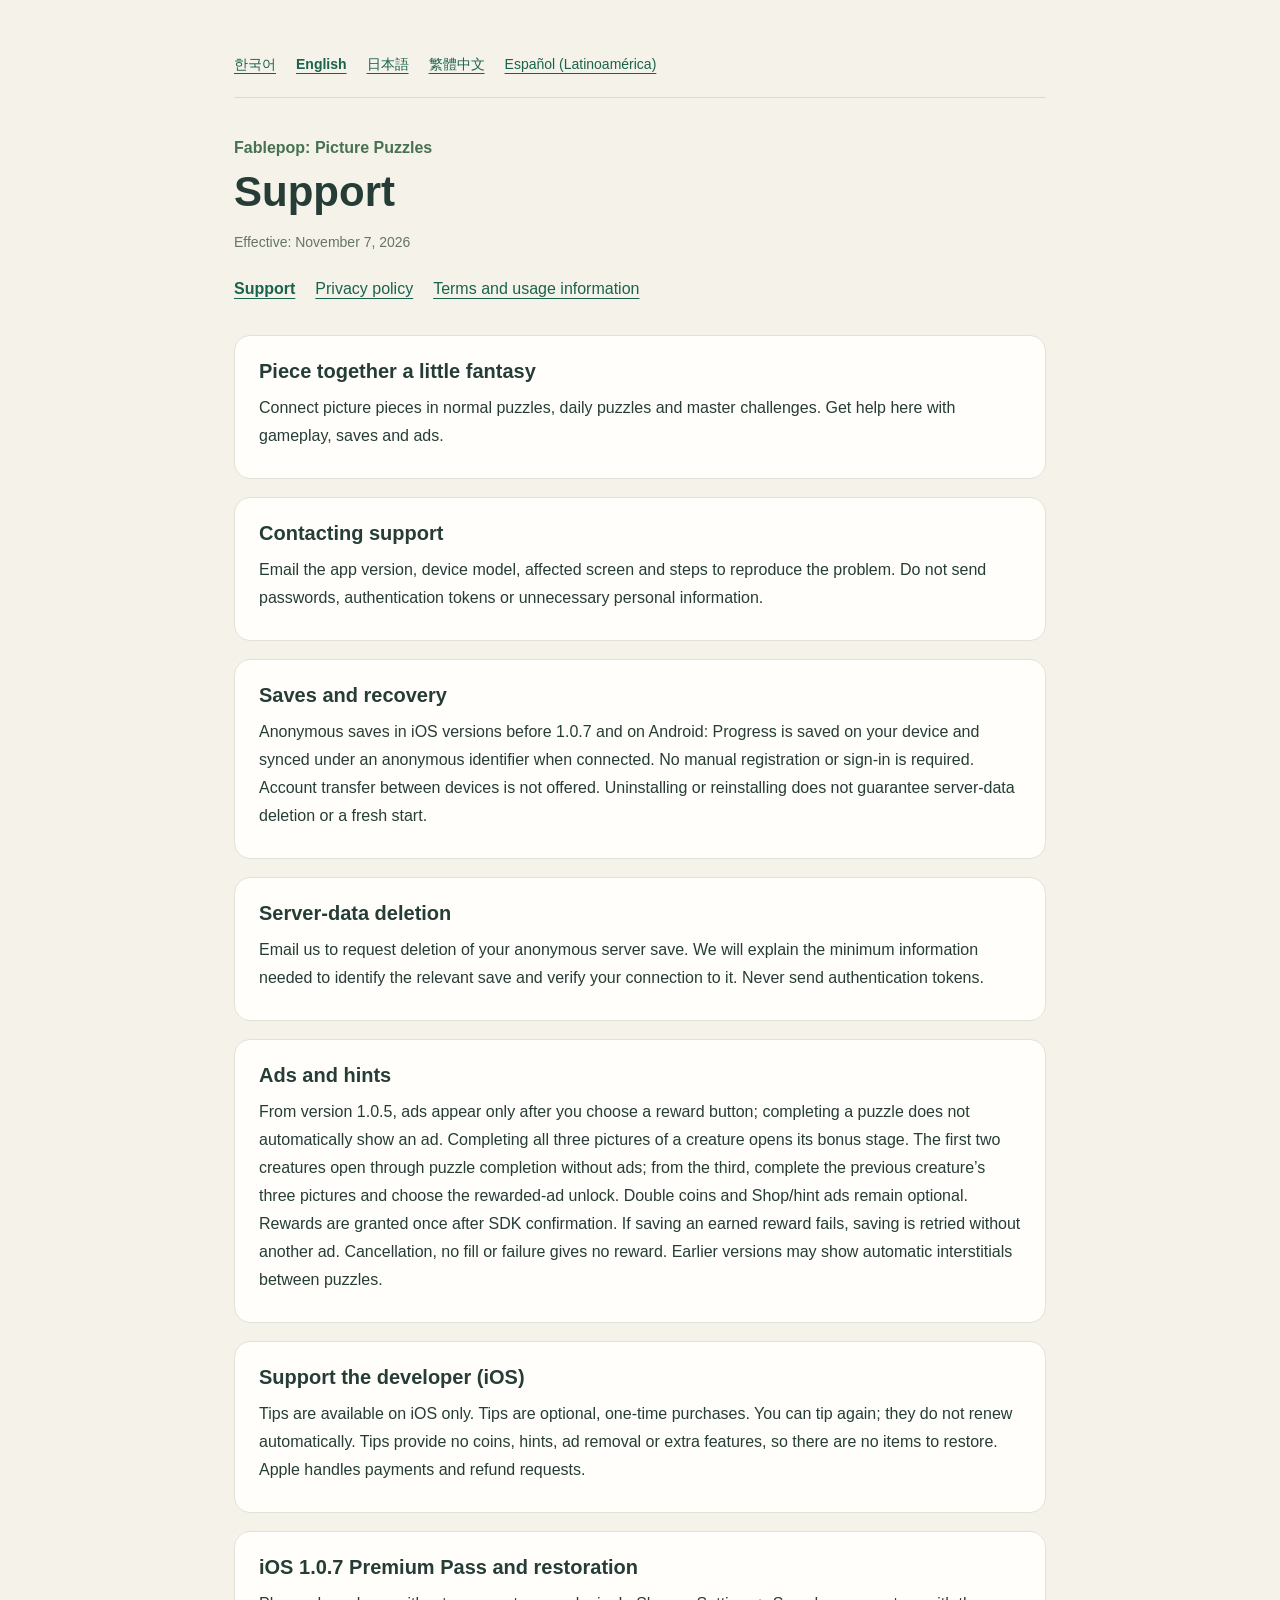
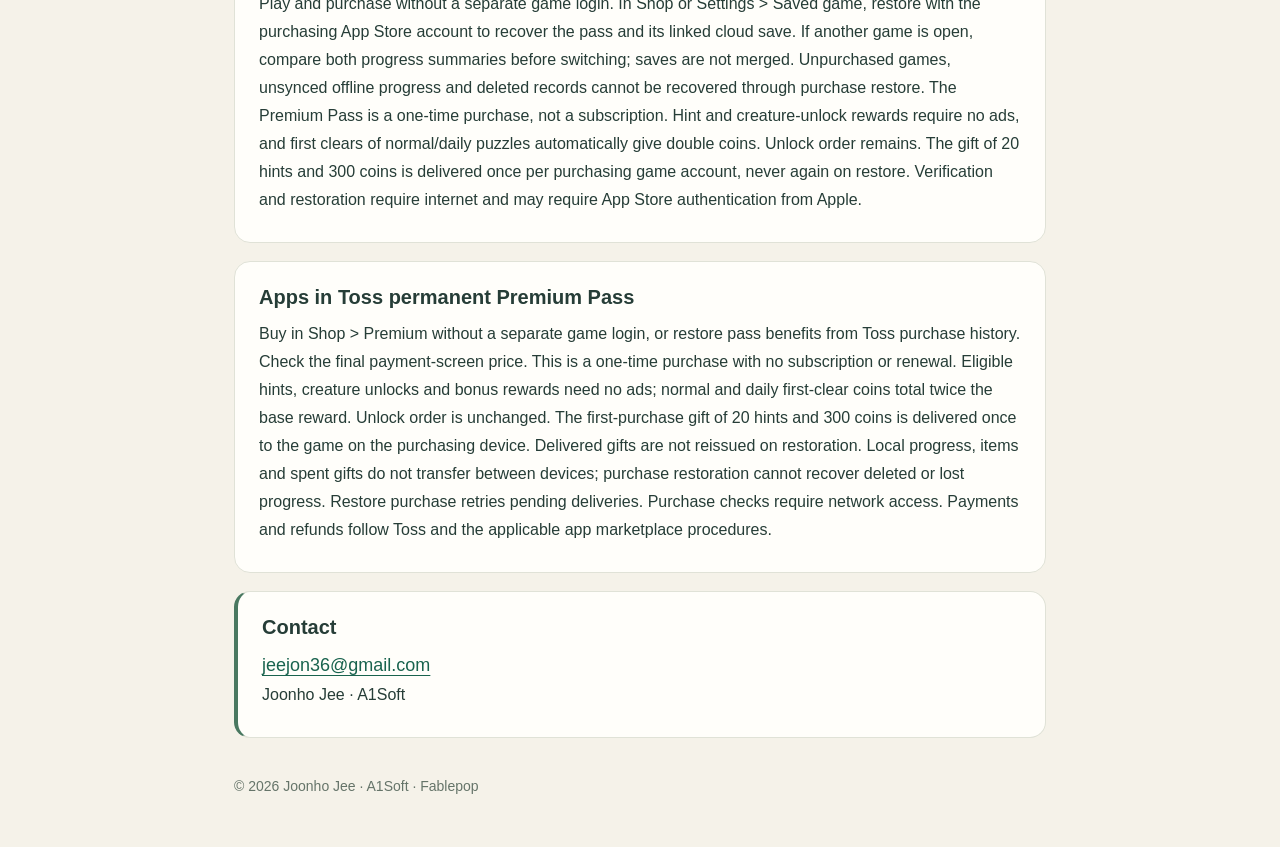
<file: fablepop/index.html>
<!doctype html>
<html lang="en"><head><meta charset="utf-8"><meta name="viewport" content="width=device-width,initial-scale=1"><meta name="description" content="Fablepop: Picture Puzzles — support, privacy and usage information"><title>Fablepop · Support</title><script>const languages=["ko","en","ja","zh-Hant","es-419"];let language=new URLSearchParams(location.search).get('lang');if(!languages.includes(language)){const n=navigator.language.toLowerCase();language=n.startsWith('ko')?'ko':n.startsWith('ja')?'ja':n.startsWith('zh')?'zh-Hant':n.startsWith('es')?'es-419':'en';}document.documentElement.lang=language;</script><link rel="stylesheet" href="./style.css"></head><body><main><nav class="languages" aria-label="Language"><a lang="ko" href="?lang=ko">한국어</a><a lang="en" href="?lang=en">English</a><a lang="ja" href="?lang=ja">日本語</a><a lang="zh-Hant" href="?lang=zh-Hant">繁體中文</a><a lang="es-419" href="?lang=es-419">Español (Latinoamérica)</a></nav><article data-lang="ko" lang="ko"><p class="brand">페이블팝 그림퍼즐</p><h1>고객지원</h1><p class="date">시행일: 2026년 11월 7일</p><nav aria-label="페이블팝 그림퍼즐"><a aria-current="page" href="./?lang=ko">고객지원</a><a  href="./privacy/?lang=ko">개인정보처리방침</a><a  href="./terms/?lang=ko">이용약관 및 안내</a></nav><section><h2>귀여운 환수와 완성하는 그림 이야기</h2><p>그림 조각을 연결하며 일반 퍼즐, 일일 퍼즐과 마스터 도전을 즐겨 보세요. 이 페이지에서 게임 이용, 저장 데이터와 광고 관련 도움을 받을 수 있습니다.</p></section><section><h2>문의할 때 알려 주세요</h2><p>앱 버전, 기기 모델, 문제가 발생한 화면과 재현 순서를 문의 이메일로 보내 주세요. 비밀번호, 인증 토큰이나 불필요한 개인정보는 보내지 마세요.</p></section><section><h2>진행도 저장과 복구</h2><p>iOS 1.0.7 이전 버전과 Android의 익명 저장: 별도 회원가입이나 로그인 입력 없이 진행도를 기기에 저장하고, 연결 가능할 때 익명 식별자로 서버와 동기화합니다. 다른 기기로의 계정 이전 기능은 없습니다. 앱 삭제·재설치만으로 서버 데이터 삭제나 진행도 초기화가 보장되지 않습니다.</p></section><section><h2>서버 데이터 삭제 요청</h2><p>서버의 익명 저장 데이터 삭제를 원하면 이메일로 문의해 주세요. 해당 저장 데이터와 요청자의 관계를 확인하는 데 필요한 최소한의 정보를 안내합니다. 인증 토큰은 보내지 마세요.</p></section><section><h2>광고와 힌트</h2><p>1.0.5부터 광고는 이용자가 보상 버튼을 직접 선택할 때만 표시됩니다. 퍼즐 완료만으로 자동 광고가 나오지 않습니다. 각 환수의 그림 3장을 완성하면 보너스 판이 열립니다. 첫 두 환수는 이전 그림을 완료하면 광고 없이 열리고, 세 번째부터는 이전 환수의 그림 3장을 완료한 뒤 광고를 선택해 해금합니다. 2배 코인 보상과 상점·힌트 광고도 선택 사항입니다. SDK가 보상 조건 충족을 확인하면 한 번 지급하며, 보상을 얻은 뒤 저장에 실패하면 광고를 다시 보지 않고 저장을 재시도합니다. 취소·광고 없음·실패 시 보상은 지급되지 않습니다. 이전 버전에는 퍼즐 사이에 자동 전면 광고가 있을 수 있습니다.</p></section><section><h2>개발자 후원하기 (iOS)</h2><p>후원 결제는 iOS에서만 제공됩니다. 자발적인 일회성 후원입니다. 자동 갱신되지 않으며 반복 후원할 수 있어요. 코인·힌트·광고 제거·추가 기능은 제공하지 않아 복원할 아이템이 없습니다. 결제와 환불 요청은 Apple을 통해 처리됩니다.</p></section><section><h2>iOS 1.0.7 프리미엄 패스와 구매 복원</h2><p>별도 게임 로그인 없이 플레이하고 구매합니다. 상점 또는 설정 &gt; 게임 기록 관리에서 같은 App Store 계정으로 구매를 복원하면 프리미엄 혜택과 해당 구매에 연결된 서버 저장을 불러옵니다. 다른 게임 기록이 열려 있으면 양쪽 진행도를 확인한 뒤 전환하며 기록을 합치지 않습니다. 구매 전 기록, 아직 동기화되지 않은 오프라인 진행 및 삭제한 게임 기록은 구매 복원으로 찾을 수 없습니다. 프리미엄 패스는 구독이 아닌 일회성 상품입니다. 광고 없이 힌트·환수 해금 보상을 받고 일반·일일 첫 클리어 코인을 자동으로 2배 받습니다. 환수 해금 순서는 유지됩니다. 힌트 20개와 코인 300개는 구매 게임 계정에 한 번 지급하며 복원 시 다시 지급하지 않습니다. 구매 확인·복원에는 인터넷과 Apple의 App Store 인증이 필요할 수 있습니다.</p></section><section><h2>앱인토스 프리미엄 영구 패스</h2><p>별도 게임 로그인 없이 상점 &gt; 프리미엄에서 구매하거나 토스 구매 내역으로 패스 혜택을 복원합니다. 최종 가격은 결제 화면에서 확인합니다. 구독·자동 갱신 없는 일회성 상품입니다. 기존 광고 자격을 충족한 힌트·환수 해금·추가 보상을 광고 없이 받고, 일반·일일 퍼즐 첫 클리어 코인은 기본 보상 포함 총 2배입니다. 해금 순서는 유지됩니다. 첫 구매 선물 힌트 20개와 코인 300개는 구매를 완료한 기기의 게임에 1회 지급합니다. 이미 지급된 선물은 복원 시 다시 지급하지 않습니다. 기기의 진행도·재화·사용한 선물은 다른 기기로 이전되지 않으며 삭제·분실한 진행도도 구매 복원으로 되살릴 수 없습니다. 미결 주문은 구매 복원에서 지급을 재시도합니다. 구매 내역 확인에는 네트워크가 필요하며 결제·환불은 토스 및 해당 앱 마켓의 절차를 따릅니다.</p></section><section class="contact"><h2>문의</h2><a href="mailto:jeejon36@gmail.com">jeejon36@gmail.com</a><p>지준호(Joonho Jee) · A1Soft</p></section></article>
<article data-lang="en" lang="en"><p class="brand">Fablepop: Picture Puzzles</p><h1>Support</h1><p class="date">Effective: November 7, 2026</p><nav aria-label="Fablepop: Picture Puzzles"><a aria-current="page" href="./?lang=en">Support</a><a  href="./privacy/?lang=en">Privacy policy</a><a  href="./terms/?lang=en">Terms and usage information</a></nav><section><h2>Piece together a little fantasy</h2><p>Connect picture pieces in normal puzzles, daily puzzles and master challenges. Get help here with gameplay, saves and ads.</p></section><section><h2>Contacting support</h2><p>Email the app version, device model, affected screen and steps to reproduce the problem. Do not send passwords, authentication tokens or unnecessary personal information.</p></section><section><h2>Saves and recovery</h2><p>Anonymous saves in iOS versions before 1.0.7 and on Android: Progress is saved on your device and synced under an anonymous identifier when connected. No manual registration or sign-in is required. Account transfer between devices is not offered. Uninstalling or reinstalling does not guarantee server-data deletion or a fresh start.</p></section><section><h2>Server-data deletion</h2><p>Email us to request deletion of your anonymous server save. We will explain the minimum information needed to identify the relevant save and verify your connection to it. Never send authentication tokens.</p></section><section><h2>Ads and hints</h2><p>From version 1.0.5, ads appear only after you choose a reward button; completing a puzzle does not automatically show an ad. Completing all three pictures of a creature opens its bonus stage. The first two creatures open through puzzle completion without ads; from the third, complete the previous creature’s three pictures and choose the rewarded-ad unlock. Double coins and Shop/hint ads remain optional. Rewards are granted once after SDK confirmation. If saving an earned reward fails, saving is retried without another ad. Cancellation, no fill or failure gives no reward. Earlier versions may show automatic interstitials between puzzles.</p></section><section><h2>Support the developer (iOS)</h2><p>Tips are available on iOS only. Tips are optional, one-time purchases. You can tip again; they do not renew automatically. Tips provide no coins, hints, ad removal or extra features, so there are no items to restore. Apple handles payments and refund requests.</p></section><section><h2>iOS 1.0.7 Premium Pass and restoration</h2><p>Play and purchase without a separate game login. In Shop or Settings &gt; Saved game, restore with the purchasing App Store account to recover the pass and its linked cloud save. If another game is open, compare both progress summaries before switching; saves are not merged. Unpurchased games, unsynced offline progress and deleted records cannot be recovered through purchase restore. The Premium Pass is a one-time purchase, not a subscription. Hint and creature-unlock rewards require no ads, and first clears of normal/daily puzzles automatically give double coins. Unlock order remains. The gift of 20 hints and 300 coins is delivered once per purchasing game account, never again on restore. Verification and restoration require internet and may require App Store authentication from Apple.</p></section><section><h2>Apps in Toss permanent Premium Pass</h2><p>Buy in Shop &gt; Premium without a separate game login, or restore pass benefits from Toss purchase history. Check the final payment-screen price. This is a one-time purchase with no subscription or renewal. Eligible hints, creature unlocks and bonus rewards need no ads; normal and daily first-clear coins total twice the base reward. Unlock order is unchanged. The first-purchase gift of 20 hints and 300 coins is delivered once to the game on the purchasing device. Delivered gifts are not reissued on restoration. Local progress, items and spent gifts do not transfer between devices; purchase restoration cannot recover deleted or lost progress. Restore purchase retries pending deliveries. Purchase checks require network access. Payments and refunds follow Toss and the applicable app marketplace procedures.</p></section><section class="contact"><h2>Contact</h2><a href="mailto:jeejon36@gmail.com">jeejon36@gmail.com</a><p>Joonho Jee · A1Soft</p></section></article>
<article data-lang="ja" lang="ja"><p class="brand">フェイブルポップ：絵合わせパズル</p><h1>サポート</h1><p class="date">施行日: 2026年11月7日</p><nav aria-label="フェイブルポップ：絵合わせパズル"><a aria-current="page" href="./?lang=ja">サポート</a><a  href="./privacy/?lang=ja">プライバシーポリシー</a><a  href="./terms/?lang=ja">利用規約・利用案内</a></nav><section><h2>幻獣たちの小さな物語</h2><p>絵のピースをつなぎ、通常・デイリー・マスターパズルを楽しめます。ゲーム、保存データ、広告についてはこちらへお問い合わせください。</p></section><section><h2>お問い合わせの際に</h2><p>アプリのバージョン、端末モデル、問題の画面と再現手順をメールでお知らせください。パスワード、認証トークン、不要な個人情報は送らないでください。</p></section><section><h2>保存と復元</h2><p>iOS 1.0.7より前のバージョンとAndroidの匿名保存：進行状況は端末に保存され、接続時に匿名識別子でサーバーと同期します。登録・ログイン情報の入力や別端末へのアカウント移行は提供していません。削除・再インストールだけではサーバーデータの削除や初期化は保証されません。サーバーデータの削除はメールでご依頼ください。対象の保存データとの関係を確認するために必要な最小限の情報をご案内します。</p></section><section><h2>広告とヒント</h2><p>1.0.5以降、広告は報酬ボタンを自分で選んだ場合にのみ表示され、パズルのクリアだけでは自動表示されません。幻獣の絵3枚を完成するとボーナスステージが開きます。最初の2体は前の絵を完成すると広告なしで開き、3体目以降は前の幻獣の絵3枚を完成した後、報酬広告を選んで解放します。コイン2倍やショップ・ヒントの広告も任意です。SDKが条件達成を確認すると報酬を1回付与します。獲得後の保存に失敗した場合は広告を再視聴せず保存を再試行します。キャンセル・広告なし・失敗では報酬は付与されません。旧バージョンではパズル間に自動広告が表示される場合があります。</p></section><section><h2>開発者を応援する (iOS)</h2><p>開発者支援の購入は iOS のみで提供されます。任意の一度きりの応援です。繰り返し購入できますが、自動更新はありません。コイン、ヒント、広告削除、追加機能は付かないため、復元するアイテムはありません。決済と返金申請はAppleが処理します。</p></section><section><h2>iOS 1.0.7 プレミアムパスと購入の復元</h2><p>ゲーム専用のログインなしでプレイ・購入できます。ショップまたは設定のゲーム記録管理から、購入時と同じApp Storeアカウントで特典と購入に紐づくサーバー保存を復元します。別のゲームを開いている場合は両方の進行を確認してから切り替え、記録は統合しません。未購入のゲーム、未同期のオフライン進行、削除済みの記録は復元できません。パスは一度きりの購入で、サブスクリプションではありません。広告なしでヒント・幻獣解放の報酬を受け取り、通常・デイリーの初回クリアコインが自動で2倍になります。解放順序は維持されます。ヒント20個とコイン300枚は購入ゲームアカウントに一度だけ付与し、復元では再付与しません。確認・復元にはインターネットが必要で、AppleによるApp Store認証を求められる場合があります。</p></section><section><h2>Apps in Toss プレミアム永久パス</h2><p>別のゲームログインなしでショップ &gt; プレミアムから購入し、Tossの購入履歴からパス特典を復元できます。最終価格は決済画面で確認してください。定期購入・自動更新のない買い切り商品です。対象のヒント・幻獣解放・追加報酬を広告なしで受け取り、通常・デイリーパズル初回クリアコインは基本報酬を含め2倍です。解放順序は変わりません。初回購入のヒント20個とコイン300個は購入を完了した端末のゲームに一度だけ付与します。付与済み特典は復元しても再付与しません。端末の進行・アイテム・使用済み特典は他の端末に移行せず、削除・紛失した進行も購入復元では戻りません。未完了注文は購入復元から付与を再試行できます。購入確認にはネット接続が必要です。決済・返金はTossと該当アプリストアの手続きに従います。</p></section><section class="contact"><h2>お問い合わせ</h2><a href="mailto:jeejon36@gmail.com">jeejon36@gmail.com</a><p>Joonho Jee · A1Soft</p></section></article>
<article data-lang="zh-Hant" lang="zh-Hant"><p class="brand">Fablepop：拼圖物語</p><h1>客戶支援</h1><p class="date">生效日期：2026年11月7日</p><nav aria-label="Fablepop：拼圖物語"><a aria-current="page" href="./?lang=zh-Hant">客戶支援</a><a  href="./privacy/?lang=zh-Hant">隱私權政策</a><a  href="./terms/?lang=zh-Hant">使用條款與說明</a></nav><section><h2>拼出幻獸的小小故事</h2><p>連接圖片碎片，體驗一般、每日與大師拼圖。遊戲、存檔或廣告問題可透過下方信箱聯絡我們。</p></section><section><h2>聯絡時請提供</h2><p>請說明應用程式版本、裝置型號、發生問題的畫面與重現步驟。請勿傳送密碼、驗證權杖或不必要的個人資料。</p></section><section><h2>存檔與復原</h2><p>iOS 1.0.7之前的版本與Android匿名儲存：進度儲存在裝置上，連線時以匿名識別碼與伺服器同步。無須輸入註冊或登入資料，目前不提供跨裝置帳號移轉。移除或重新安裝並不保證刪除伺服器資料或重新開始。如需刪除伺服器存檔，請寄信，我們會說明辨識存檔與確認關係所需的最少資訊。</p></section><section><h2>廣告與提示</h2><p>自1.0.5起，只有主動選擇獎勵按鈕才會顯示廣告，完成拼圖不會自動跳出廣告。完成同一幻獸的3張圖片可解鎖獎勵關卡。前兩隻幻獸只需完成前面的拼圖；第三隻起，完成前一隻幻獸的3張圖片後，可選擇觀看獎勵廣告解鎖。雙倍金幣及商店、提示廣告也由你選擇。SDK確認符合條件後只發放一次獎勵。獲得獎勵後若儲存失敗，會重試儲存而不要求再看廣告。取消、沒有廣告或失敗不會獲得獎勵。舊版本可能在拼圖之間自動顯示插頁廣告。</p></section><section><h2>支持開發者 (iOS)</h2><p>贊助付款僅在 iOS 提供。這是自願的一次性支持，可重複購買，不會自動續訂。不提供金幣、提示、移除廣告或額外功能，因此沒有可回復的道具。付款及退款申請由Apple處理。</p></section><section><h2>iOS 1.0.7高級通行證與回復購買</h2><p>無須另外登入遊戲即可遊玩與購買。在商店或設定的遊戲紀錄管理中，使用購買時的App Store帳號回復權益及該筆購買連結的雲端存檔。若目前開啟另一份遊戲，請先比較兩份進度再切換，存檔不會合併。未購買的遊戲、尚未同步的離線進度及已刪除紀錄無法透過購買回復。通行證為一次性購買而非訂閱，可免廣告領取提示與幻獸解鎖獎勵，一般及每日首次通關金幣自動加倍。解鎖順序不變。20個提示與300枚金幣每個購買遊戲帳號限領一次，回復不會重複發放。確認與回復需要網路，Apple可能要求App Store驗證。</p></section><section><h2>Apps in Toss 永久進階通行證</h2><p>無須另外登入遊戲，即可在商店 &gt; 進階通行證購買，或透過Toss購買記錄恢復通行證。請確認付款畫面的最終價格。此為一次性商品，無訂閱或自動續訂。適用的提示、幻獸解鎖及額外獎勵可免廣告取得；一般與每日拼圖首次通關金幣含基本獎勵共2倍。解鎖順序不變。首次購買的20個提示與300枚金幣僅發放一次至完成購買裝置的遊戲。恢復購買不會再次發放已領取贈禮。裝置進度、道具及已使用贈禮不會移轉到其他裝置；已刪除或遺失的進度無法透過購買恢復。未完成訂單可在恢復購買重試發放。確認購買需要網路。付款與退款依Toss及適用應用程式商店程序處理。</p></section><section class="contact"><h2>聯絡我們</h2><a href="mailto:jeejon36@gmail.com">jeejon36@gmail.com</a><p>Joonho Jee · A1Soft</p></section></article>
<article data-lang="es-419" lang="es-419"><p class="brand">Fablepop: Rompecabezas</p><h1>Ayuda</h1><p class="date">Vigente desde el 7 de noviembre de 2026</p><nav aria-label="Fablepop: Rompecabezas"><a aria-current="page" href="./?lang=es-419">Ayuda</a><a  href="./privacy/?lang=es-419">Política de privacidad</a><a  href="./terms/?lang=es-419">Términos e información de uso</a></nav><section><h2>Arma pequeñas historias de fantasía</h2><p>Une piezas en rompecabezas normales, diarios y desafíos de maestro. Aquí puedes pedir ayuda sobre el juego, los datos guardados y los anuncios.</p></section><section><h2>Al contactarnos</h2><p>Envía por correo la versión de la app, el modelo del dispositivo, la pantalla afectada y los pasos para reproducir el problema. No envíes contraseñas, tokens de autenticación ni datos personales innecesarios.</p></section><section><h2>Guardado y recuperación</h2><p>Guardados anónimos en versiones de iOS anteriores a 1.0.7 y en Android: El progreso se guarda en tu dispositivo y se sincroniza con un identificador anónimo cuando hay conexión. No se requiere registro ni ingreso manual. No ofrecemos transferencia de cuentas entre dispositivos. Desinstalar o reinstalar no garantiza eliminar los datos del servidor ni empezar de cero. Para pedir su eliminación, escríbenos; te indicaremos la información mínima para identificar el guardado y verificar tu relación con él.</p></section><section><h2>Anuncios y pistas</h2><p>Desde la versión 1.0.5, los anuncios aparecen solo al elegir un botón de recompensa; completar un rompecabezas no muestra anuncios automáticamente. Completar las tres imágenes de una criatura abre su nivel de bonificación. Las primeras dos criaturas se abren al completar las imágenes anteriores, sin anuncios. Desde la tercera, completa las tres imágenes de la criatura anterior y elige el anuncio con recompensa para desbloquearla. Duplicar monedas y los anuncios de tienda o pistas siguen siendo opcionales. La recompensa se entrega una vez tras la confirmación del SDK. Si falla el guardado de una recompensa ganada, se reintenta sin otro anuncio. Cancelar, no tener anuncios disponibles o un error no otorga recompensas. Versiones anteriores pueden mostrar intersticiales automáticos entre rompecabezas.</p></section><section><h2>Apoya al desarrollador (iOS)</h2><p>Las propinas están disponibles solo en iOS. Las propinas son opcionales y de pago único. Puedes volver a apoyar; no se renuevan automáticamente. No incluyen monedas, pistas, eliminación de anuncios ni funciones adicionales, así que no hay objetos que restaurar. Apple procesa los pagos y las solicitudes de reembolso.</p></section><section><h2>Pase Premium y restauración en iOS 1.0.7</h2><p>Juega y compra sin iniciar sesión por separado en el juego. En la tienda o Ajustes &gt; Partida guardada, restaura con la cuenta de App Store que compró el pase para recuperar los beneficios y su guardado en la nube. Si tienes otra partida abierta, compara ambos progresos antes de cambiar; no se combinan. No se recuperan partidas sin compra, progreso sin sincronizar ni registros eliminados. El pase es de pago único, no una suscripción. Ofrece pistas y desbloqueos sin anuncios y duplica las monedas de la primera victoria normal o diaria. Se mantiene el orden de desbloqueo. Las 20 pistas y 300 monedas se entregan una sola vez por cuenta compradora, nunca otra vez al restaurar. La verificación y restauración requieren internet y Apple puede pedir autenticación de App Store.</p></section><section><h2>Pase Premium permanente de Apps in Toss</h2><p>Compra en Tienda &gt; Premium sin otro inicio de sesión del juego, o restaura los beneficios desde el historial de Toss. Consulta el precio final al pagar. Es un pago único sin suscripción ni renovación. Recibe pistas, desbloqueos y recompensas elegibles sin anuncios; las monedas de la primera victoria normal o diaria suman el doble del premio base. El orden de desbloqueo no cambia. Las 20 pistas y 300 monedas de la primera compra se entregan una vez a la partida del dispositivo comprador. Restaurar no repite regalos entregados. El progreso local, los objetos y regalos usados no se transfieren entre dispositivos; no se recupera progreso eliminado o perdido. Restaurar reintenta entregas pendientes. La verificación requiere internet. Pagos y reembolsos siguen los procedimientos de Toss y la tienda correspondiente.</p></section><section class="contact"><h2>Contacto</h2><a href="mailto:jeejon36@gmail.com">jeejon36@gmail.com</a><p>Joonho Jee · A1Soft</p></section></article><footer>© 2026 Joonho Jee · A1Soft · Fablepop</footer></main><script>document.title=document.querySelector('[data-lang="'+language+'"] h1').textContent+' · Fablepop';document.querySelectorAll('.languages a').forEach(a=>{if(a.lang===language)a.setAttribute('aria-current','true');});</script></body></html>
</file>
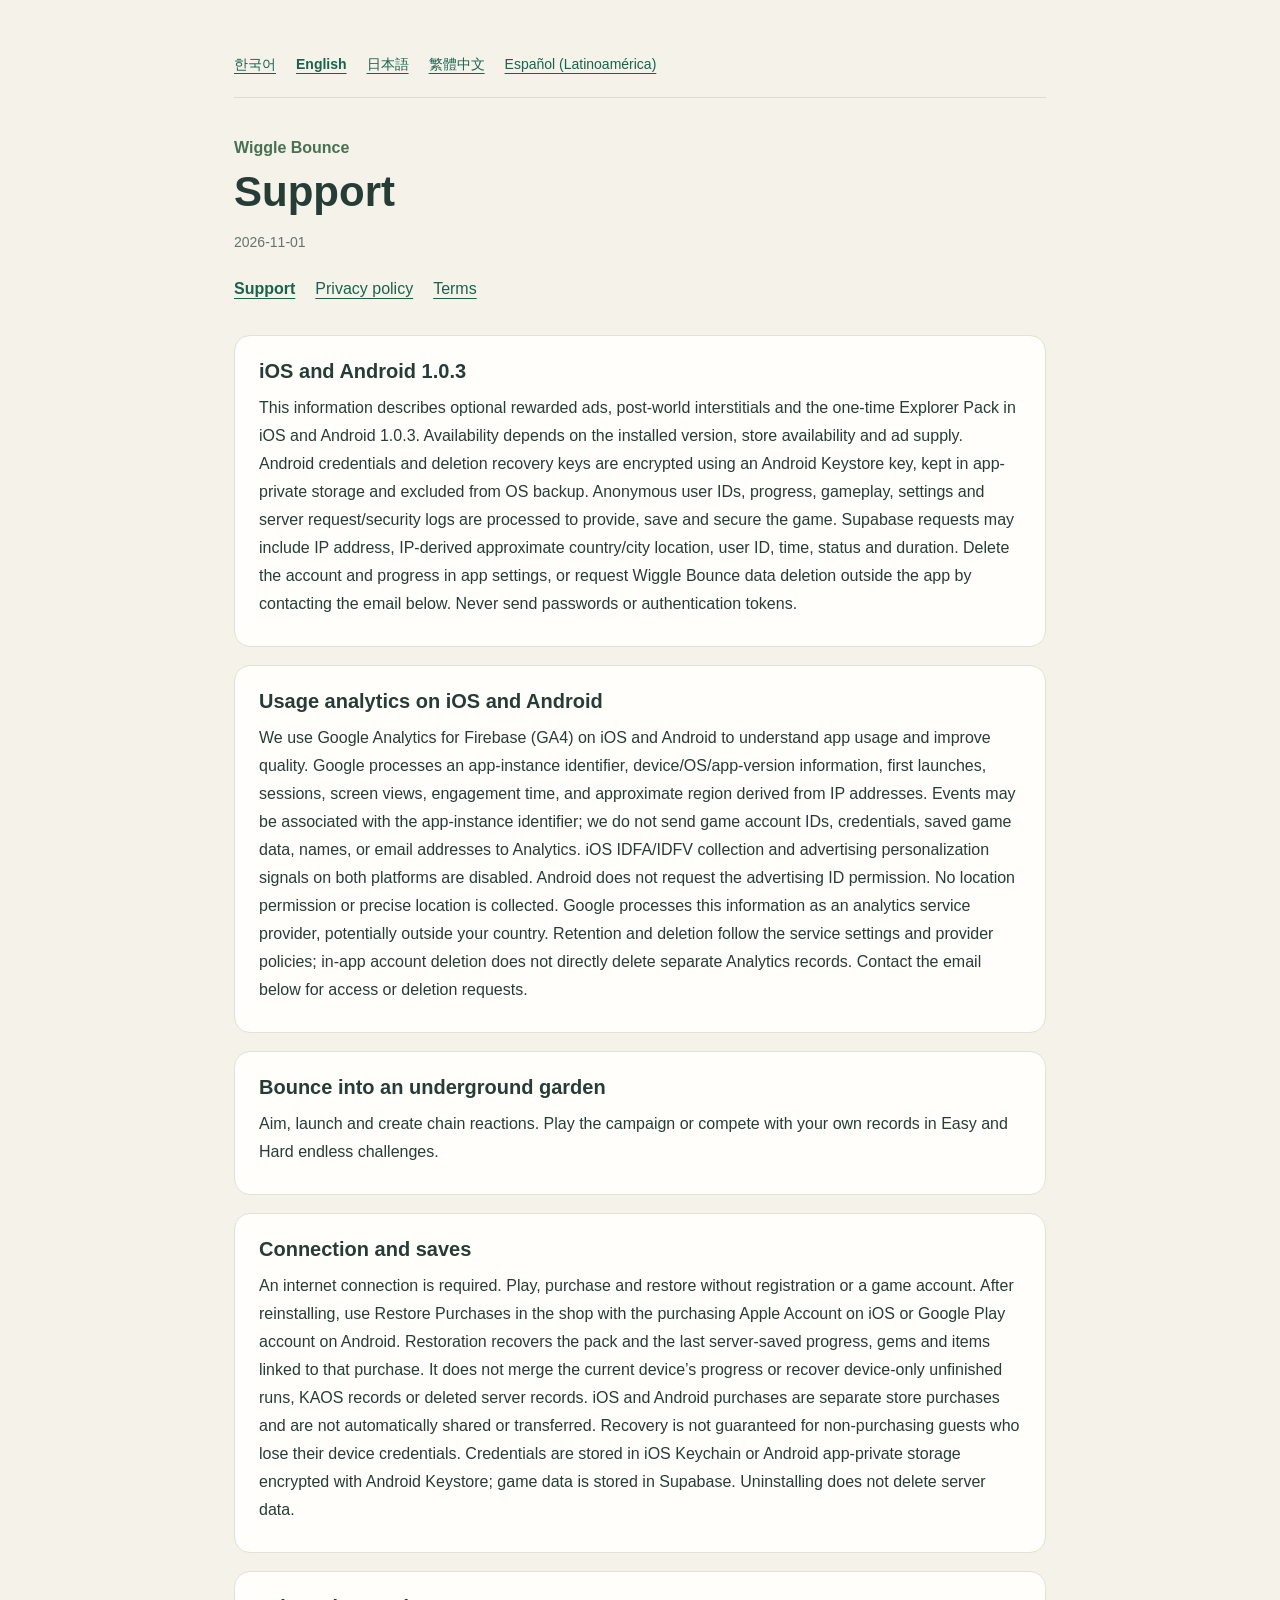
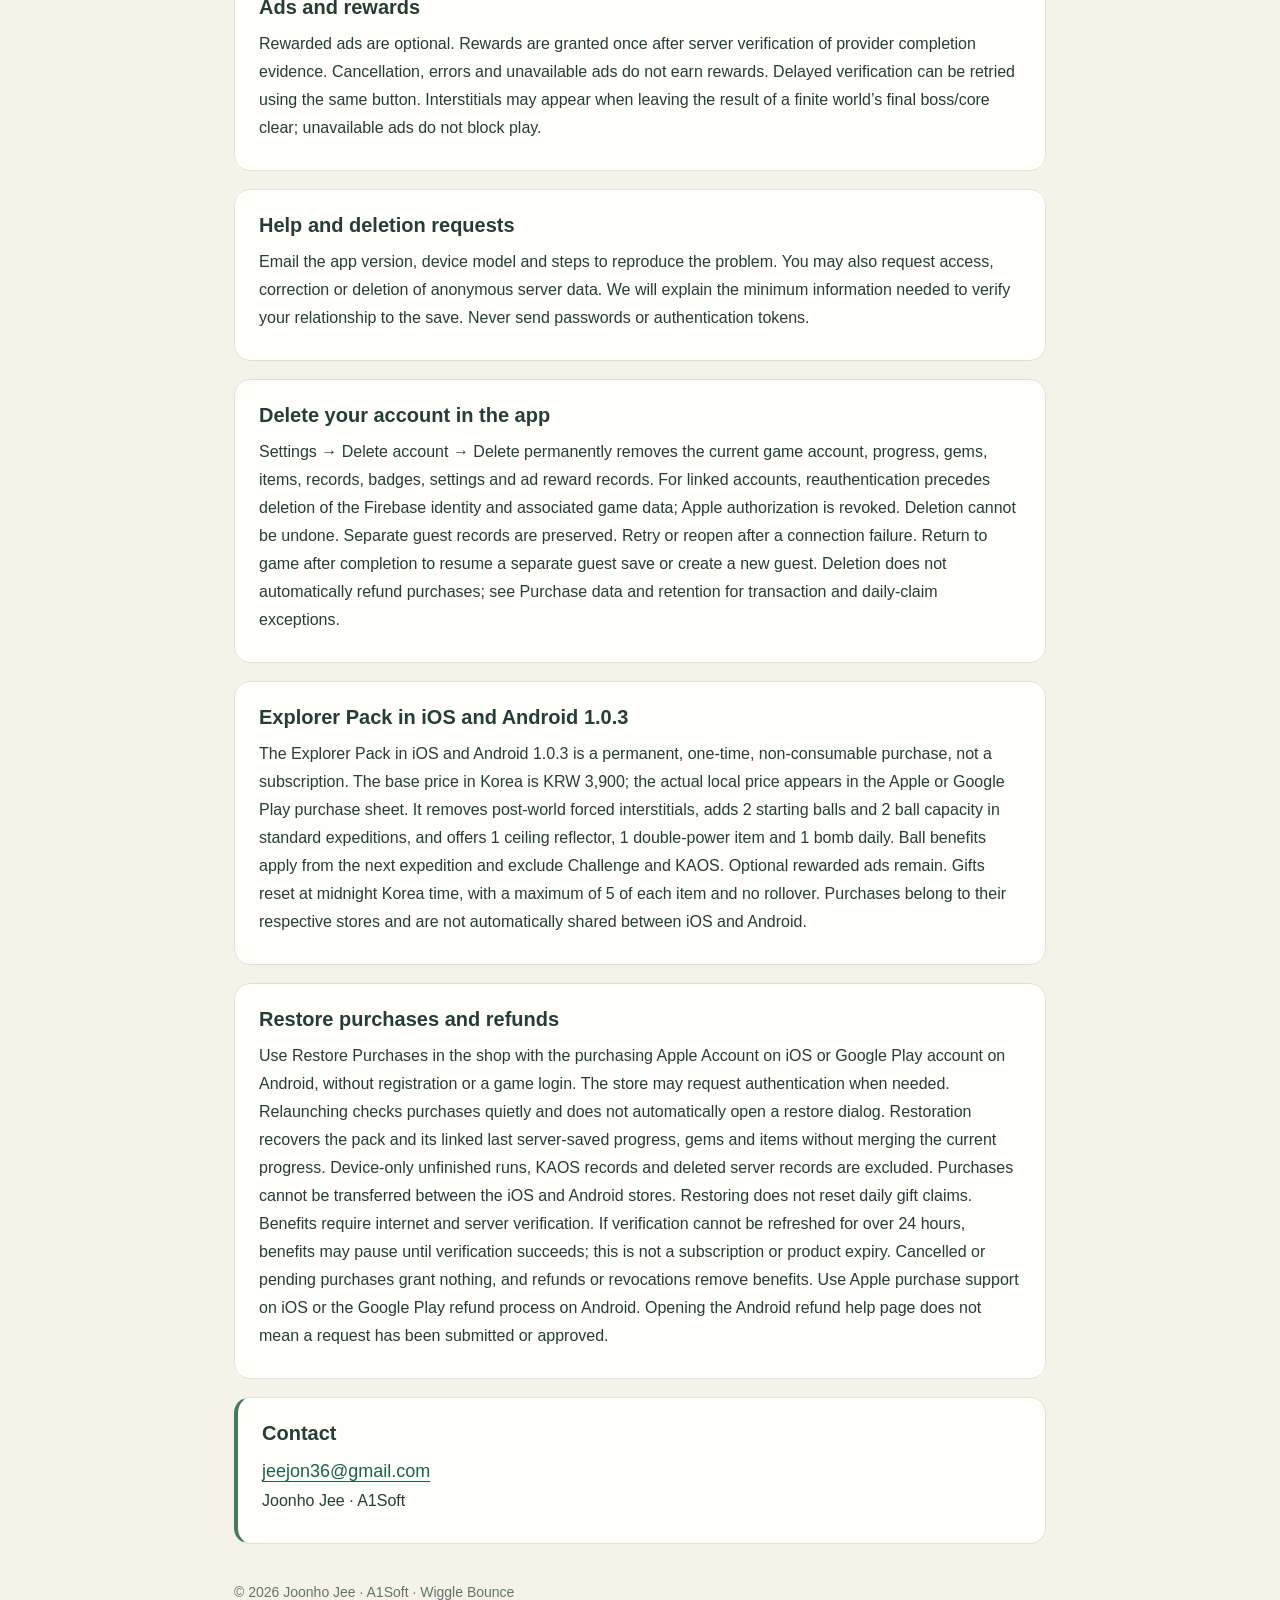
<file: wiggle-bounce/index.html>
<!doctype html>
<html lang="en"><head><meta charset="utf-8"><meta name="viewport" content="width=device-width,initial-scale=1"><meta name="description" content="Wiggle Bounce — support, privacy and usage information"><title>Wiggle Bounce · Support</title><script>const languages=["ko","en","ja","zh-Hant","es-419"];let language=new URLSearchParams(location.search).get('lang');if(!languages.includes(language)){const n=navigator.language.toLowerCase();language=n.startsWith('ko')?'ko':n.startsWith('ja')?'ja':n.startsWith('zh')?'zh-Hant':n.startsWith('es')?'es-419':'en';}document.documentElement.lang=language;</script><link rel="stylesheet" href="./style.css"></head><body><main><nav class="languages" aria-label="Language"><a lang="ko" href="?lang=ko">한국어</a><a lang="en" href="?lang=en">English</a><a lang="ja" href="?lang=ja">日本語</a><a lang="zh-Hant" href="?lang=zh-Hant">繁體中文</a><a lang="es-419" href="?lang=es-419">Español (Latinoamérica)</a></nav><article data-lang="ko" lang="ko"><p class="brand">꿈틀이 바운스</p><h1>고객지원</h1><p class="date">2026-11-01</p><nav aria-label="꿈틀이 바운스"><a aria-current="page" href="./?lang=ko">고객지원</a><a  href="./privacy/?lang=ko">개인정보처리방침</a><a  href="./terms/?lang=ko">이용약관</a></nav><section><h2>iOS·Android 1.0.3 안내</h2><p>이 문서는 iOS·Android 1.0.3의 선택형 보상 광고, 월드 완료 후 전면 광고와 일회성 탐험팩을 설명합니다. 실제 이용 가능 여부는 설치한 버전, 스토어 판매 상태와 광고 제공 상황에 따라 달라집니다. Android 인증 정보와 삭제 복구 키는 Android Keystore 키로 암호화하여 앱 전용 저장소에 보관하며 OS 백업에서 제외합니다. 익명 사용자 ID, 진행도·플레이 기록·설정 및 서버 요청·보안 로그는 게임 제공과 저장·보안을 위해 처리합니다. Supabase 서버 요청에는 IP 주소와 IP 기반 국가·도시 수준의 대략적 위치, 사용자 ID, 요청 시각·상태·소요 시간 등이 포함될 수 있습니다. 서버 진행도와 계정은 설정의 계정 삭제에서 삭제할 수 있고, 앱 밖에서는 아래 이메일로 꿈틀이 바운스 데이터 삭제를 요청할 수 있습니다. 비밀번호나 인증 토큰을 보내지 마세요.</p></section><section><h2>iOS·Android 이용 분석</h2><p>iOS와 Android에서 Google Analytics for Firebase(GA4)를 사용하여 앱 이용 현황을 분석하고 품질을 개선합니다. Google은 앱 인스턴스 식별자, 기기·운영체제·앱 버전 정보, 첫 실행·세션·화면 조회·이용 시간과 IP 주소에서 파생되는 대략적 지역 정보를 처리합니다. 분석 이벤트는 앱 인스턴스 식별자와 연결될 수 있으나 게임 계정 ID, 인증 정보, 저장 데이터, 이름 또는 이메일을 Analytics에 보내지 않습니다. iOS의 IDFA·IDFV 수집과 두 플랫폼의 광고 개인 맞춤 신호는 비활성화합니다. Android는 광고 ID 권한을 요청하지 않습니다. 위치 권한을 요청하거나 정밀 위치를 수집하지 않습니다. Google은 분석 서비스 제공자로서 정보를 처리하며 국외 처리가 발생할 수 있습니다. 보관·삭제는 분석 서비스의 설정과 제공자 정책에 따르며, 앱의 계정 삭제가 별도 Analytics 기록을 직접 삭제하지는 않습니다. 관련 열람·삭제 문의는 아래 이메일로 접수합니다.</p></section><section><h2>공을 튕겨 지하 정원을 탐험해요</h2><p>꿈틀이 바운스는 조준과 연쇄 타격으로 길을 여는 게임입니다. 캠페인과 Easy·Hard 끝없는 도전을 즐길 수 있습니다.</p></section><section><h2>이용과 저장</h2><p>인터넷 연결이 필요합니다. 회원가입이나 게임 계정 연결 없이 플레이·구매·복원할 수 있습니다. 재설치 후 iOS에서는 구매한 Apple 계정으로, Android에서는 구매한 Google Play 계정으로 상점의 구매 복원을 누르세요. 구매 복원 시 탐험팩과 해당 구매에 연결된 서버의 마지막 저장 기록·보석·아이템을 함께 불러옵니다. 현재 기기의 기록과 합치지 않으며, 기기에만 저장된 중간 도전·KAOS 기록 및 삭제한 서버 기록은 복구되지 않습니다. iOS와 Android의 구매는 스토어별로 별도이며 서로 자동 공유하거나 이전하지 않습니다. 구매하지 않은 게스트가 기기 인증 정보를 잃으면 진행도 복구를 보장하지 않습니다. 인증 정보는 iOS Keychain 또는 Android Keystore로 암호화한 앱 전용 저장소에, 게임 데이터는 Supabase에 저장합니다. 앱 삭제만으로 서버 데이터가 삭제되지는 않습니다.</p></section><section><h2>광고와 보상</h2><p>보상 광고는 선택 사항입니다. 제공사의 완료 증명을 서버가 검증한 뒤 보상을 한 번 지급합니다. 취소·오류·광고 없음에는 보상이 없으며, 확인이 늦으면 같은 버튼에서 확인을 재시도할 수 있습니다. 유한 월드의 마지막 보스/코어 완료 후 다음 화면으로 이동할 때 전면 광고가 표시될 수 있습니다. 광고가 없거나 실패해도 게임을 계속할 수 있습니다.</p></section><section><h2>문제 신고와 데이터 삭제</h2><p>앱 버전, 기기 모델, 문제 화면과 재현 순서를 아래 이메일로 알려 주세요. 익명 서버 데이터의 열람·정정·삭제 요청도 접수합니다. 해당 저장과 요청자의 관계를 확인하는 데 필요한 최소한의 정보를 안내합니다. 비밀번호·인증 토큰은 보내지 마세요.</p></section><section><h2>앱에서 계정 삭제</h2><p>설정 → 계정 삭제 → 영구 삭제에서 현재 게임 계정의 진행도·보석·아이템·기록·배지·설정과 광고 보상 기록을 삭제합니다. 연결된 계정은 재인증 후 Firebase 로그인 계정과 연결된 게임 데이터를 삭제하고 Apple 연결은 승인을 철회합니다. 삭제는 되돌릴 수 없습니다. 별도로 보관된 다른 게스트 기록은 유지합니다. 연결 오류 시 재시도하거나 앱을 다시 열어 삭제를 계속할 수 있습니다. 완료 후 게임으로 돌아가면 보관된 게스트로 돌아가거나 새 게스트를 만듭니다. 삭제가 구매를 자동 환불하지는 않으며 거래·일일 수령 기록의 보관 예외는 앱 내 구입 정보 항목을 확인하세요.</p></section><section><h2>iOS·Android 1.0.3 든든 탐험팩</h2><p>든든 탐험팩은 iOS·Android 1.0.3의 일회성 영구 비소모성 상품이며 구독이 아닙니다. 한국 기준 가격은 3,900원이고 실제 결제 가격은 Apple 또는 Google Play 구매 화면에 표시됩니다. 월드 완료 후 강제 전면광고 제거, 일반 탐험 시작 공·보유 한도 +2, 매일 상단 반사벽·파워 2배·폭탄 각 1개를 제공합니다. 공 혜택은 다음 탐험부터 적용하며 도전·KAOS는 제외합니다. 선택형 보상 광고는 유지됩니다. 일일 선물은 한국 시간 0시에 갱신하며 종류별 보유 한도 5개, 미수령분 이월은 없습니다. 구매는 각 스토어에 귀속되며 iOS·Android 사이에 자동 공유되지 않습니다.</p></section><section><h2>구매 복원과 환불</h2><p>별도 회원가입이나 게임 로그인 없이, iOS는 구매한 Apple 계정으로, Android는 구매한 Google Play 계정으로 상점의 구매 복원을 이용하세요. 스토어가 필요한 경우 인증을 요청할 수 있습니다. 앱 재실행 시 구매 상태는 조용히 확인하며 구매 복원 창을 자동으로 열지 않습니다. 구매 복원 시 탐험팩과 해당 구매에 연결된 서버의 마지막 저장 기록·보석·아이템을 함께 불러오며 현재 기록과 합치지 않습니다. 기기에만 저장된 중간 도전·KAOS 기록 및 삭제한 서버 기록은 복구되지 않습니다. iOS·Android 스토어 사이의 구매 이전은 지원하지 않습니다. 복원 시 일일 선물을 다시 지급하지 않습니다. 혜택 사용에는 인터넷과 서버 구매 확인이 필요합니다. 확인이 24시간 이상 갱신되지 않으면 확인 완료까지 혜택이 일시 중단될 수 있으며 구독이나 상품 만료를 뜻하지 않습니다. 취소·승인 대기는 지급하지 않으며 환불·취소된 거래의 혜택은 회수됩니다. iOS는 Apple 구매 지원, Android는 Google Play 환불 절차를 이용하세요. Android의 환불 안내 페이지를 여는 것만으로 요청 접수나 승인이 완료되지는 않습니다.</p></section><section class="contact"><h2>문의</h2><a href="mailto:jeejon36@gmail.com">jeejon36@gmail.com</a><p>Joonho Jee · A1Soft</p></section></article>
<article data-lang="en" lang="en"><p class="brand">Wiggle Bounce</p><h1>Support</h1><p class="date">2026-11-01</p><nav aria-label="Wiggle Bounce"><a aria-current="page" href="./?lang=en">Support</a><a  href="./privacy/?lang=en">Privacy policy</a><a  href="./terms/?lang=en">Terms</a></nav><section><h2>iOS and Android 1.0.3</h2><p>This information describes optional rewarded ads, post-world interstitials and the one-time Explorer Pack in iOS and Android 1.0.3. Availability depends on the installed version, store availability and ad supply. Android credentials and deletion recovery keys are encrypted using an Android Keystore key, kept in app-private storage and excluded from OS backup. Anonymous user IDs, progress, gameplay, settings and server request/security logs are processed to provide, save and secure the game. Supabase requests may include IP address, IP-derived approximate country/city location, user ID, time, status and duration. Delete the account and progress in app settings, or request Wiggle Bounce data deletion outside the app by contacting the email below. Never send passwords or authentication tokens.</p></section><section><h2>Usage analytics on iOS and Android</h2><p>We use Google Analytics for Firebase (GA4) on iOS and Android to understand app usage and improve quality. Google processes an app-instance identifier, device/OS/app-version information, first launches, sessions, screen views, engagement time, and approximate region derived from IP addresses. Events may be associated with the app-instance identifier; we do not send game account IDs, credentials, saved game data, names, or email addresses to Analytics. iOS IDFA/IDFV collection and advertising personalization signals on both platforms are disabled. Android does not request the advertising ID permission. No location permission or precise location is collected. Google processes this information as an analytics service provider, potentially outside your country. Retention and deletion follow the service settings and provider policies; in-app account deletion does not directly delete separate Analytics records. Contact the email below for access or deletion requests.</p></section><section><h2>Bounce into an underground garden</h2><p>Aim, launch and create chain reactions. Play the campaign or compete with your own records in Easy and Hard endless challenges.</p></section><section><h2>Connection and saves</h2><p>An internet connection is required. Play, purchase and restore without registration or a game account. After reinstalling, use Restore Purchases in the shop with the purchasing Apple Account on iOS or Google Play account on Android. Restoration recovers the pack and the last server-saved progress, gems and items linked to that purchase. It does not merge the current device’s progress or recover device-only unfinished runs, KAOS records or deleted server records. iOS and Android purchases are separate store purchases and are not automatically shared or transferred. Recovery is not guaranteed for non-purchasing guests who lose their device credentials. Credentials are stored in iOS Keychain or Android app-private storage encrypted with Android Keystore; game data is stored in Supabase. Uninstalling does not delete server data.</p></section><section><h2>Ads and rewards</h2><p>Rewarded ads are optional. Rewards are granted once after server verification of provider completion evidence. Cancellation, errors and unavailable ads do not earn rewards. Delayed verification can be retried using the same button. Interstitials may appear when leaving the result of a finite world’s final boss/core clear; unavailable ads do not block play.</p></section><section><h2>Help and deletion requests</h2><p>Email the app version, device model and steps to reproduce the problem. You may also request access, correction or deletion of anonymous server data. We will explain the minimum information needed to verify your relationship to the save. Never send passwords or authentication tokens.</p></section><section><h2>Delete your account in the app</h2><p>Settings → Delete account → Delete permanently removes the current game account, progress, gems, items, records, badges, settings and ad reward records. For linked accounts, reauthentication precedes deletion of the Firebase identity and associated game data; Apple authorization is revoked. Deletion cannot be undone. Separate guest records are preserved. Retry or reopen after a connection failure. Return to game after completion to resume a separate guest save or create a new guest. Deletion does not automatically refund purchases; see Purchase data and retention for transaction and daily-claim exceptions.</p></section><section><h2>Explorer Pack in iOS and Android 1.0.3</h2><p>The Explorer Pack in iOS and Android 1.0.3 is a permanent, one-time, non-consumable purchase, not a subscription. The base price in Korea is KRW 3,900; the actual local price appears in the Apple or Google Play purchase sheet. It removes post-world forced interstitials, adds 2 starting balls and 2 ball capacity in standard expeditions, and offers 1 ceiling reflector, 1 double-power item and 1 bomb daily. Ball benefits apply from the next expedition and exclude Challenge and KAOS. Optional rewarded ads remain. Gifts reset at midnight Korea time, with a maximum of 5 of each item and no rollover. Purchases belong to their respective stores and are not automatically shared between iOS and Android.</p></section><section><h2>Restore purchases and refunds</h2><p>Use Restore Purchases in the shop with the purchasing Apple Account on iOS or Google Play account on Android, without registration or a game login. The store may request authentication when needed. Relaunching checks purchases quietly and does not automatically open a restore dialog. Restoration recovers the pack and its linked last server-saved progress, gems and items without merging the current progress. Device-only unfinished runs, KAOS records and deleted server records are excluded. Purchases cannot be transferred between the iOS and Android stores. Restoring does not reset daily gift claims. Benefits require internet and server verification. If verification cannot be refreshed for over 24 hours, benefits may pause until verification succeeds; this is not a subscription or product expiry. Cancelled or pending purchases grant nothing, and refunds or revocations remove benefits. Use Apple purchase support on iOS or the Google Play refund process on Android. Opening the Android refund help page does not mean a request has been submitted or approved.</p></section><section class="contact"><h2>Contact</h2><a href="mailto:jeejon36@gmail.com">jeejon36@gmail.com</a><p>Joonho Jee · A1Soft</p></section></article>
<article data-lang="ja" lang="ja"><p class="brand">くねくねバウンス</p><h1>サポート</h1><p class="date">2026-11-01</p><nav aria-label="くねくねバウンス"><a aria-current="page" href="./?lang=ja">サポート</a><a  href="./privacy/?lang=ja">プライバシーポリシー</a><a  href="./terms/?lang=ja">利用規約</a></nav><section><h2>iOS・Android 1.0.3について</h2><p>この案内はiOS・Android 1.0.3の任意のリワード広告、ワールド終了後の全画面広告、買い切りの安心探検パックを説明します。利用可否はインストール済みのバージョン、ストアの販売状況、広告配信状況により異なります。Androidの認証情報と削除復旧キーはAndroid Keystoreのキーで暗号化し、アプリ専用領域に保存し、OSバックアップから除外します。匿名ユーザーID、進行状況、プレイ記録、設定、サーバーのリクエスト・セキュリティログをゲームの提供・保存・保護のために処理します。SupabaseへのリクエストにはIPアドレス、IPに基づく国・都市単位のおおよその位置、ユーザーID、時刻、状態、所要時間が含まれる場合があります。設定からアカウントと進行状況を削除でき、アプリ外からは下記メールでデータ削除を依頼できます。パスワードや認証トークンは送らないでください。</p></section><section><h2>iOS・Androidの利用状況分析</h2><p>iOSとAndroidで、利用状況の把握と品質改善のためGoogle Analytics for Firebase（GA4）を使用します。Googleはアプリインスタンス識別子、端末・OS・アプリ版の情報、初回起動・セッション・画面表示・利用時間、IPアドレスから推定する大まかな地域を処理します。イベントはアプリインスタンス識別子に関連付けられる場合がありますが、ゲームアカウントID、認証情報、セーブデータ、氏名、メールアドレスをAnalyticsには送信しません。iOSのIDFA・IDFV収集と両プラットフォームの広告パーソナライズ信号は無効です。Androidでは広告ID権限を要求しません。位置情報の許可を求めず、正確な位置は収集しません。Googleは分析サービス提供者として処理し、国外で処理される場合があります。保存・削除にはサービス設定と提供者の方針が適用され、アプリ内のアカウント削除で別途保管されたAnalytics記録を直接削除することはできません。開示・削除については下記メールへお問い合わせください。</p></section><section><h2>地下の庭を探検</h2><p>狙って発射し、連鎖を楽しむゲームです。通常ステージとEasy・Hardのエンドレスに挑戦できます。</p></section><section><h2>接続と保存</h2><p>インターネット接続が必要です。会員登録やゲームアカウント連携なしでプレイ・購入・復元できます。再インストール後は、iOSでは購入時のApple Account、Androidでは購入時のGoogle Playアカウントでショップの「購入の復元」を利用してください。パックと、その購入に紐づくサーバーの最終保存記録・宝石・アイテムを読み込みます。現在の端末の記録とは統合せず、端末のみの途中の挑戦・KAOS記録や削除済みのサーバー記録は復旧できません。iOSとAndroidの購入はストアごとに別で、自動共有・移行はできません。未購入のゲストが端末の認証情報を失った場合、進行状況の復旧は保証できません。認証情報はiOS Keychain、またはAndroid Keystoreで暗号化したアプリ専用領域に、ゲームデータはSupabaseに保存します。アプリ削除だけではサーバーデータは削除されません。</p></section><section><h2>広告とお問い合わせ</h2><p>任意の広告報酬は、提供者の完了証明をサーバーで検証した後に一度付与します。中止・エラー・在庫不足では付与しません。確認が遅い場合は同じボタンで再確認できます。有限ワールドの最後のボス/コア突破後の移動時に全画面広告を表示する場合があります。未配信でも進行できます。</p></section><section><h2>サポート・データ削除</h2><p>バージョン、端末、発生手順をメールでお知らせください。匿名サーバーデータの開示・訂正・削除も受け付け、対象との関係を確認する最小限の情報をご案内します。パスワードや認証トークンは送らないでください。</p></section><section><h2>アプリ内でのアカウント削除</h2><p>設定 → アカウント削除 → 完全に削除で、現在のゲームアカウントと進行、宝石、アイテム、記録、バッジ、設定、広告報酬記録を削除します。連携済みの場合は再認証後、Firebaseアカウントと関連データを削除し、Appleの認可を取り消します。元に戻せません。別のゲスト記録は保持します。接続エラー時は再試行またはアプリを開き直してください。完了後にゲームへ戻ると別のゲスト記録を再開するか新規ゲストを作成します。自動返金はされません。取引・日次受領記録の保管例外は購入データ項目をご確認ください。</p></section><section><h2>iOS・Android 1.0.3の安心探検パック</h2><p>安心探検パックはiOS・Android 1.0.3の買い切り・永続・非消耗型商品で、サブスクリプションではありません。韓国の基準価格は3,900ウォンで、実際の価格はAppleまたはGoogle Playの購入画面に表示されます。ワールド終了後の自動全画面広告を削除し、通常探検の開始ボール・上限を各+2、毎日天井反射壁・パワー2倍・爆弾を各1個提供します。ボール特典は次回の探検からで、チャレンジ・KAOSは対象外です。任意のリワード広告は残ります。毎日韓国時間0時に更新し、各種所持上限5個、未受領分の繰り越しはありません。購入は各ストアに紐づき、iOSとAndroidの間では自動共有されません。</p></section><section><h2>購入の復元と返金</h2><p>会員登録やゲームへのログインなしで、iOSでは購入時のApple Account、Androidでは購入時のGoogle Playアカウントでショップの「購入の復元」を利用してください。必要に応じてストアが認証を求める場合があります。再起動時は購入状態を静かに確認し、復元画面を自動で開きません。パックと紐づくサーバーの最終保存記録・宝石・アイテムを読み込み、現在の記録とは統合しません。端末のみの途中の挑戦・KAOS記録と削除済みサーバー記録は対象外です。iOSとAndroidのストア間で購入を移行できません。復元で当日のギフト受領履歴はリセットされません。通信とサーバー確認が必要で、24時間以上更新できない場合は確認成功まで特典を一時停止する場合があります。定期購入や商品の期限ではありません。取消・承認待ちでは付与せず、返金・取消後は特典を解除します。iOSはAppleの購入サポート、AndroidはGoogle Playの返金手続きを利用してください。Androidの返金案内ページを開くだけでは申請の受付・承認は完了しません。</p></section><section class="contact"><h2>お問い合わせ</h2><a href="mailto:jeejon36@gmail.com">jeejon36@gmail.com</a><p>Joonho Jee · A1Soft</p></section></article>
<article data-lang="zh-Hant" lang="zh-Hant"><p class="brand">扭扭彈跳</p><h1>支援</h1><p class="date">2026-11-01</p><nav aria-label="扭扭彈跳"><a aria-current="page" href="./?lang=zh-Hant">支援</a><a  href="./privacy/?lang=zh-Hant">隱私權政策</a><a  href="./terms/?lang=zh-Hant">使用條款</a></nav><section><h2>iOS・Android 1.0.3說明</h2><p>本說明涵蓋iOS與Android 1.0.3的選擇性獎勵廣告、世界通關後的插頁廣告及一次購買的安心探險包。實際可用情況取決於安裝版本、商店販售狀態與廣告供應。Android認證資料與刪除復原金鑰使用Android Keystore金鑰加密，存放於App專用儲存空間並排除OS備份。匿名使用者ID、進度、遊戲紀錄、設定及伺服器請求與安全日誌用於提供、儲存及保護遊戲。Supabase請求可能包含IP位址、由IP推測的國家或城市層級概略位置、使用者ID、時間、狀態與耗時。可在App設定刪除帳號與進度，或透過下方電子郵件從App外申請刪除資料。請勿寄送密碼或認證權杖。</p></section><section><h2>iOS與Android使用分析</h2><p>我們在iOS與Android使用Google Analytics for Firebase（GA4）了解App使用情況並改善品質。Google會處理App執行個體識別碼、裝置／作業系統／App版本資訊、首次開啟、工作階段、畫面瀏覽、使用時間及由IP位址推測的大概地區。事件可能與App執行個體識別碼連結；我們不會向Analytics傳送遊戲帳號ID、認證資料、存檔、姓名或電子郵件。已停用iOS的IDFA／IDFV收集及兩個平台的廣告個人化訊號。Android不要求廣告ID權限。不要求位置權限或收集精確位置。Google作為分析服務提供者處理資料，可能於境外處理。保存與刪除依服務設定及提供者政策；App內刪除帳號不會直接刪除獨立的Analytics紀錄。如需查閱或刪除，請聯絡下方電子郵件。</p></section><section><h2>探索地下花園</h2><p>瞄準、發射並觸發連鎖，挑戰關卡與Easy、Hard無盡模式。</p></section><section><h2>連線與存檔</h2><p>需要網路連線。不必註冊或連結遊戲帳號即可遊玩、購買及恢復購買。重新安裝後，iOS請使用購買時的Apple帳號，Android請使用購買時的Google Play帳號，在商店選擇「恢復購買」。恢復會載入探險包及該購買連結的伺服器最後儲存進度、寶石與道具。不會合併目前裝置的進度，也無法恢復僅存於裝置的中途挑戰、KAOS紀錄或已刪除的伺服器紀錄。iOS與Android的購買分屬各商店，不會自動共用或移轉。未購買的訪客若遺失裝置認證資訊，無法保證恢復進度。認證資訊保存在iOS Keychain，或以Android Keystore加密的App專用儲存空間；遊戲資料保存在Supabase。移除App不會刪除伺服器資料。</p></section><section><h2>廣告與獎勵</h2><p>獎勵廣告由您選擇，伺服器驗證供應商的完成證明後才發放一次。取消、錯誤或無廣告不發放；延遲時可按同一按鈕再次確認。有限世界最後首領/核心完成後離開結果時可能顯示全螢幕廣告，無廣告不阻礙遊戲。</p></section><section><h2>聯絡與刪除</h2><p>請提供App版本、裝置與重現步驟。可申請查閱、更正或刪除匿名伺服器資料，我們會說明驗證存檔關係所需的最少資訊。請勿寄送密碼或認證權杖。</p></section><section><h2>在App內刪除帳號</h2><p>設定 → 刪除帳號 → 永久刪除會移除目前遊戲帳號及進度、寶石、道具、紀錄、徽章、設定和廣告獎勵紀錄。已連結帳號會先重新驗證，再刪除Firebase帳號及相關遊戲資料，並撤銷Apple授權。刪除無法復原。另存的訪客紀錄會保留。連線失敗時可重試或重新開啟App。完成後返回遊戲會繼續另一個訪客存檔或建立新訪客。刪除不會自動退款；交易及每日領取紀錄的保存例外請參閱購買資料項目。</p></section><section><h2>iOS與Android 1.0.3安心探險包</h2><p>安心探險包是iOS與Android 1.0.3的一次購買、永久非消耗性商品，並非訂閱。韓國基準價格為3,900韓元，實際價格以Apple或Google Play購買畫面為準。移除世界通關後的強制插頁廣告，一般探險起始球數與上限各+2，每日天花反射牆、威力加倍及炸彈各1個。球數福利從下一次探險生效，不適用於挑戰與KAOS。選擇性獎勵廣告保留。每日韓國時間0時更新，各類持有上限5個，未領取不累積。購買屬於各自商店，iOS與Android之間不會自動共用。</p></section><section><h2>恢復購買與退款</h2><p>不必另外註冊或登入遊戲，iOS使用購買時的Apple帳號，Android使用購買時的Google Play帳號，在商店選擇「恢復購買」。商店可能在必要時要求認證。重新啟動會靜默確認購買狀態，不會自動開啟恢復流程。恢復會載入探險包及其連結的伺服器最後儲存進度、寶石與道具，不合併目前進度。僅存於裝置的中途挑戰、KAOS紀錄與已刪除的伺服器紀錄不在恢復範圍。iOS與Android商店間不支援購買移轉。恢復不會重設每日禮物領取紀錄。權益需要網路及伺服器驗證，超過24小時未能更新時，可能暫停至驗證成功，並非訂閱或商品到期。取消及等待核准不發放權益，退款或撤銷後收回權益。iOS請透過Apple購買支援，Android請依Google Play退款程序辦理。開啟Android退款說明頁面不代表申請已提交或核准。</p></section><section class="contact"><h2>聯絡</h2><a href="mailto:jeejon36@gmail.com">jeejon36@gmail.com</a><p>Joonho Jee · A1Soft</p></section></article>
<article data-lang="es-419" lang="es-419"><p class="brand">Gusanitos: Rebote</p><h1>Soporte</h1><p class="date">2026-11-01</p><nav aria-label="Gusanitos: Rebote"><a aria-current="page" href="./?lang=es-419">Soporte</a><a  href="./privacy/?lang=es-419">Privacidad</a><a  href="./terms/?lang=es-419">Términos</a></nav><section><h2>iOS y Android 1.0.3</h2><p>Esta información describe anuncios con recompensa opcionales, anuncios tras completar mundos y el Paquete de explorador de compra única en iOS y Android 1.0.3. La disponibilidad depende de la versión instalada, la venta en cada tienda y la oferta de anuncios. Las credenciales y claves de recuperación de eliminación de Android se cifran con una clave de Android Keystore, se guardan en almacenamiento privado y se excluyen de copias de seguridad del sistema. Procesamos ID anónimo, progreso, partidas, ajustes y registros de solicitudes y seguridad del servidor para prestar, guardar y proteger el juego. Las solicitudes a Supabase pueden incluir IP, ubicación aproximada de país/ciudad derivada de IP, ID de usuario, hora, estado y duración. Puedes eliminar la cuenta y progreso desde ajustes o solicitar la eliminación fuera de la app al correo indicado abajo. Nunca envíes contraseñas ni tokens.</p></section><section><h2>Analítica de uso en iOS y Android</h2><p>Usamos Google Analytics for Firebase (GA4) en iOS y Android para comprender el uso y mejorar la calidad. Google procesa un identificador de instancia de la app, información de dispositivo, sistema y versión, primeras aperturas, sesiones, vistas de pantalla, tiempo de interacción y región aproximada derivada de la IP. Los eventos pueden vincularse al identificador de instancia; no enviamos a Analytics IDs de cuentas del juego, credenciales, partidas guardadas, nombres ni correos. Se desactivan la recopilación de IDFA/IDFV en iOS y las señales de personalización publicitaria en ambas plataformas. Android no solicita permiso de ID de publicidad. No se solicitan permisos de ubicación ni se recopila ubicación precisa. Google actúa como proveedor de analítica y puede procesar datos fuera de tu país. La conservación y eliminación dependen de la configuración y políticas del proveedor; eliminar la cuenta desde la app no borra directamente los registros separados de Analytics. Para acceso o eliminación, contacta al correo indicado abajo.</p></section><section><h2>Explora un jardín subterráneo</h2><p>Apunta, lanza y crea reacciones en cadena en la campaña o los desafíos infinitos Easy y Hard.</p></section><section><h2>Conexión y partidas</h2><p>Se requiere internet. Juega, compra y restaura sin registrarte ni vincular una cuenta del juego. Tras reinstalar, usa Restaurar compras en la tienda con la Cuenta de Apple usada en iOS o la cuenta de Google Play usada en Android. La restauración recupera el paquete y el último progreso, gemas y objetos guardados en el servidor y vinculados a esa compra. No combina el progreso actual ni recupera partidas sin terminar o récords KAOS guardados solo en el dispositivo, ni datos del servidor eliminados. Las compras de iOS y Android son independientes por tienda y no se comparten ni transfieren automáticamente. No se garantiza recuperar el progreso de invitados sin compras que pierdan sus credenciales. Estas se guardan en iOS Keychain o en almacenamiento privado cifrado con Android Keystore; los datos del juego se guardan en Supabase. Desinstalar no elimina el servidor.</p></section><section><h2>Anuncios y recompensas</h2><p>Los anuncios con recompensa son opcionales. El servidor verifica la prueba del proveedor antes de otorgar una recompensa única. Cancelación, error o falta de anuncios no dan recompensas. Si la verificación tarda, puedes consultar de nuevo con el mismo botón. Puede aparecer un anuncio al salir del resultado del jefe/núcleo final de un mundo finito. Su ausencia no bloquea el juego.</p></section><section><h2>Ayuda y eliminación</h2><p>Envía versión, modelo y pasos del problema. También puedes solicitar acceso, corrección o eliminación de datos anónimos; indicaremos la información mínima para verificar la relación con la partida. Nunca envíes contraseñas ni tokens.</p></section><section><h2>Eliminar tu cuenta desde la app</h2><p>Configuración → Eliminar cuenta → Eliminar permanentemente borra la cuenta actual, progreso, gemas, objetos, récords, insignias, ajustes y registros de recompensas. Para cuentas vinculadas, se solicita autenticación antes de borrar la identidad de Firebase y sus datos; se revoca la autorización de Apple. No se puede deshacer. Se conservan las partidas de invitados separadas. Reintenta o abre la app tras un fallo de conexión. Al volver al juego se recupera otro invitado o se crea uno nuevo. Eliminar no reembolsa compras automáticamente; consulta las excepciones de transacciones y regalos diarios en Datos de compra y conservación.</p></section><section><h2>Paquete de explorador en iOS y Android 1.0.3</h2><p>El Paquete de explorador de iOS y Android 1.0.3 es una compra única, permanente y no consumible, sin suscripción. El precio base en Corea es de 3,900 KRW; Apple o Google Play muestra el precio local real. Elimina anuncios forzados tras completar mundos, añade 2 bolas iniciales y 2 de capacidad en expediciones normales, y ofrece a diario 1 muro reflector, 1 objeto de potencia doble y 1 bomba. Las bolas se aplican desde la próxima expedición, excepto Desafío y KAOS. Se mantienen los anuncios con recompensa opcionales. Los regalos se renuevan a medianoche de Corea, con límite de 5 de cada tipo y sin acumulación. Las compras corresponden a cada tienda y no se comparten automáticamente entre iOS y Android.</p></section><section><h2>Restauración y reembolsos</h2><p>Usa Restaurar compras con la Cuenta de Apple usada en iOS o la cuenta de Google Play usada en Android, sin registro ni inicio de sesión en el juego. La tienda puede pedir autenticación si hace falta. Al reiniciar se verifica la compra en silencio, sin abrir la restauración automáticamente. Se recuperan el paquete y su último progreso, gemas y objetos vinculados en el servidor, sin combinar el progreso actual. Se excluyen partidas sin terminar y récords KAOS guardados solo en el dispositivo, y registros del servidor eliminados. No se transfieren compras entre las tiendas de iOS y Android. Restaurar no reinicia los regalos diarios. Se requiere internet y verificación del servidor; si no se renueva por más de 24 horas, los beneficios pueden pausarse hasta verificar. No es suscripción ni vencimiento del producto. Compras canceladas o pendientes no otorgan beneficios; reembolsos y revocaciones los retiran. Usa el soporte de compras de Apple en iOS o el proceso de reembolso de Google Play en Android. Abrir la ayuda de reembolsos de Android no significa que se haya enviado o aprobado una solicitud.</p></section><section class="contact"><h2>Contacto</h2><a href="mailto:jeejon36@gmail.com">jeejon36@gmail.com</a><p>Joonho Jee · A1Soft</p></section></article><footer>© 2026 Joonho Jee · A1Soft · Wiggle Bounce</footer></main><script>document.title=document.querySelector('[data-lang="'+language+'"] h1').textContent+' · Wiggle Bounce';document.querySelectorAll('.languages a').forEach(a=>{if(a.lang===language)a.setAttribute('aria-current','true');});</script></body></html>
</file>
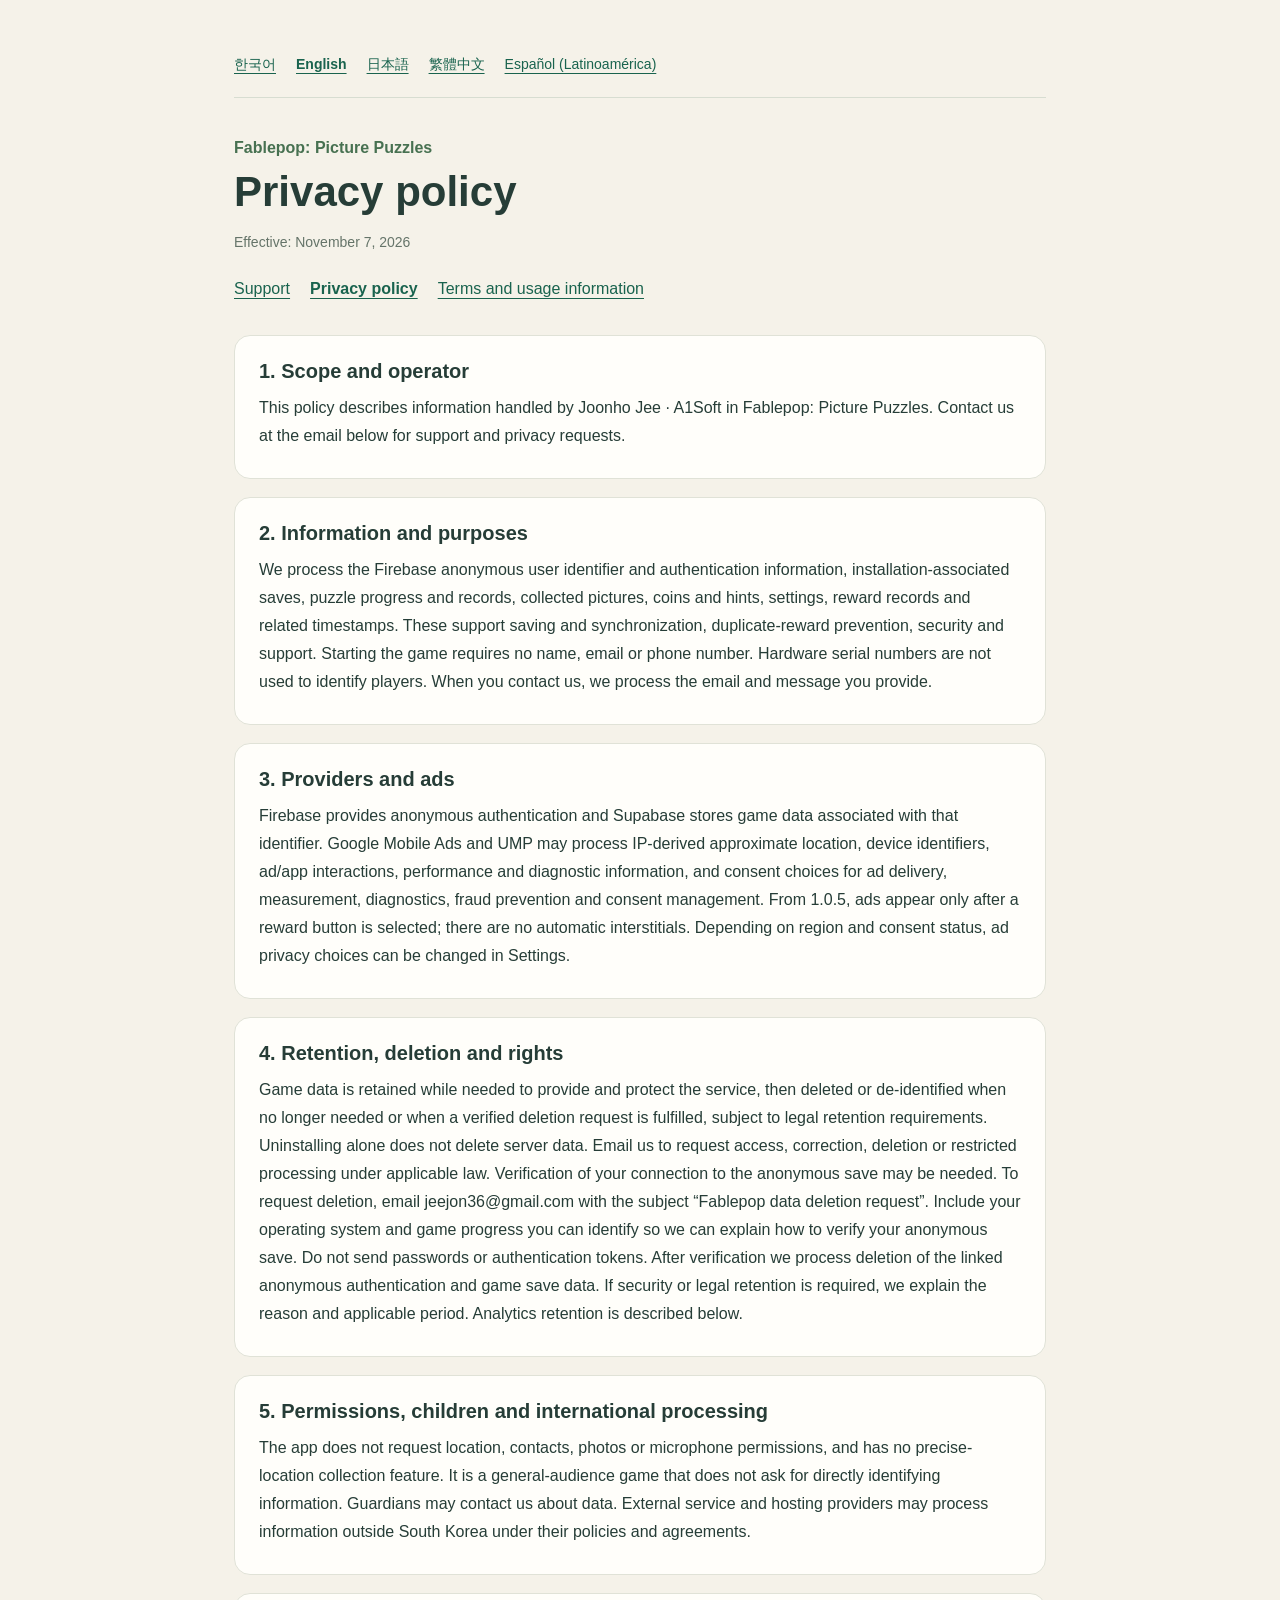
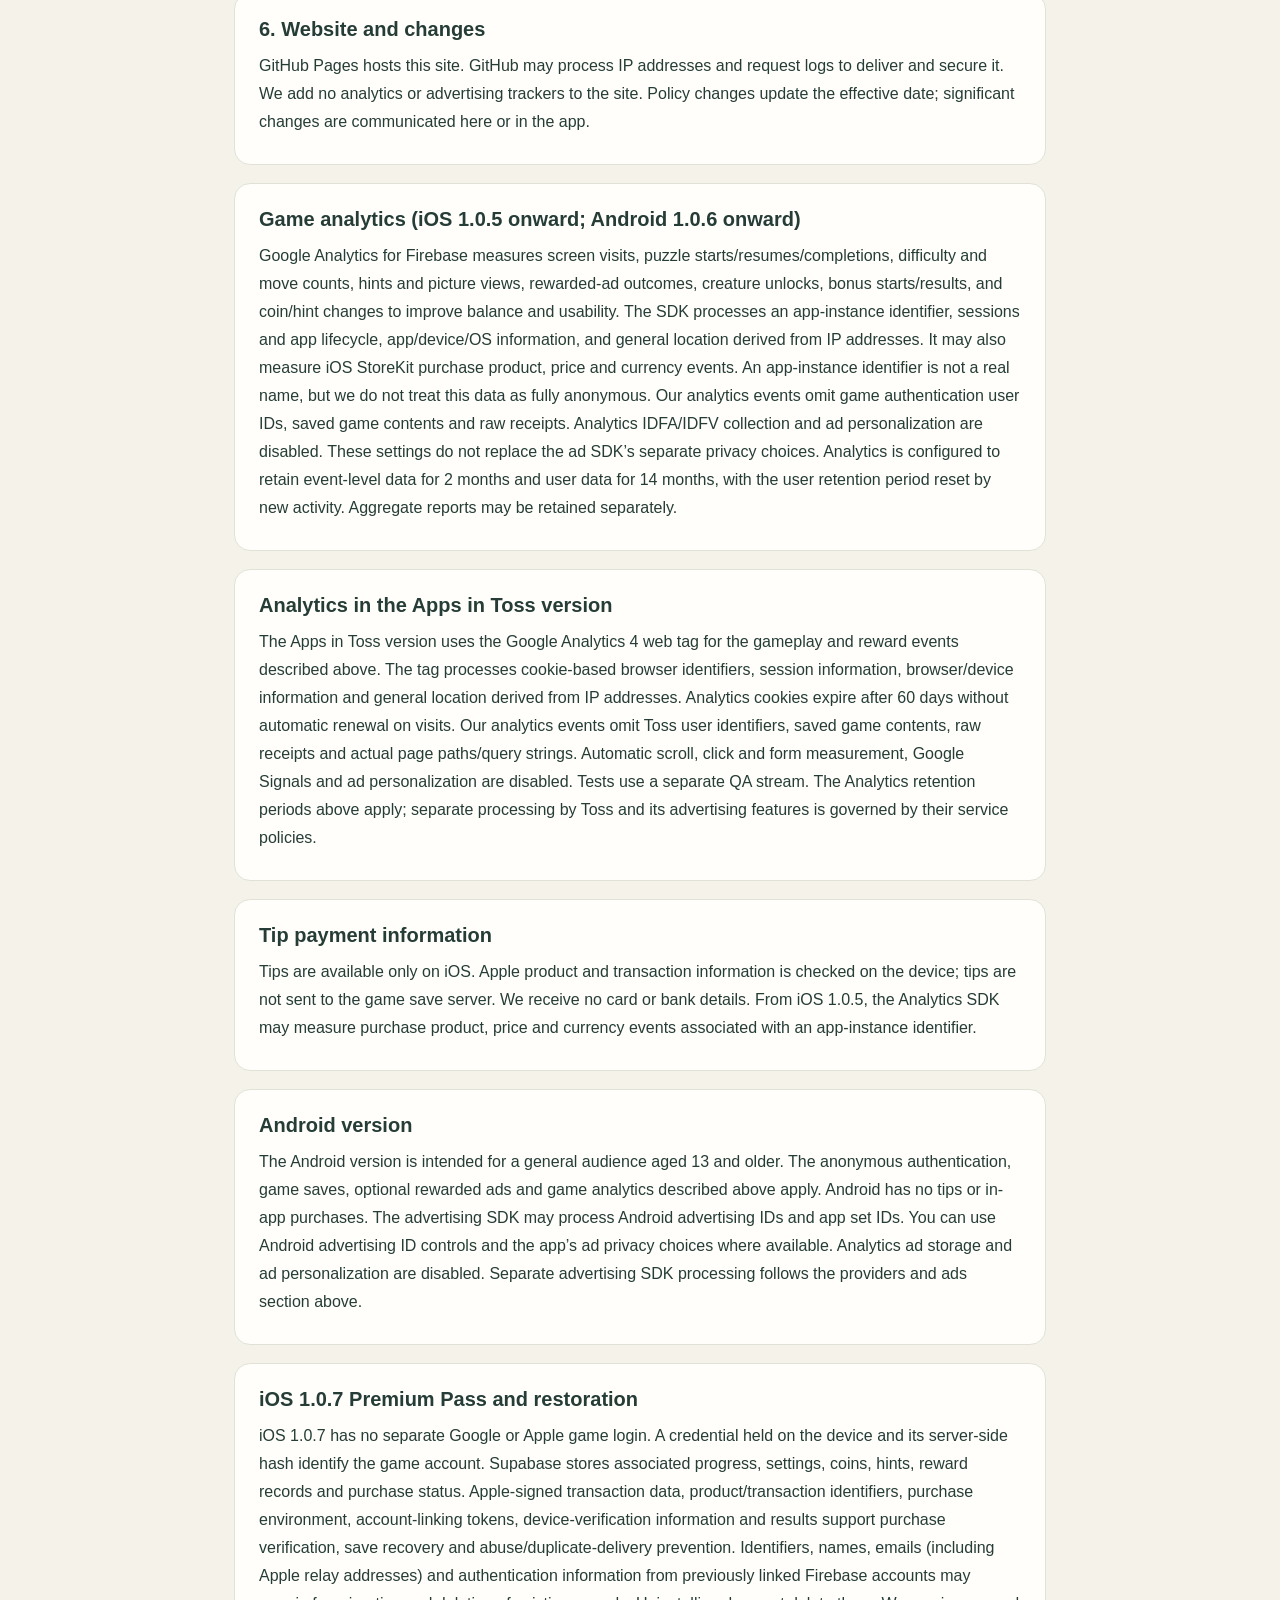
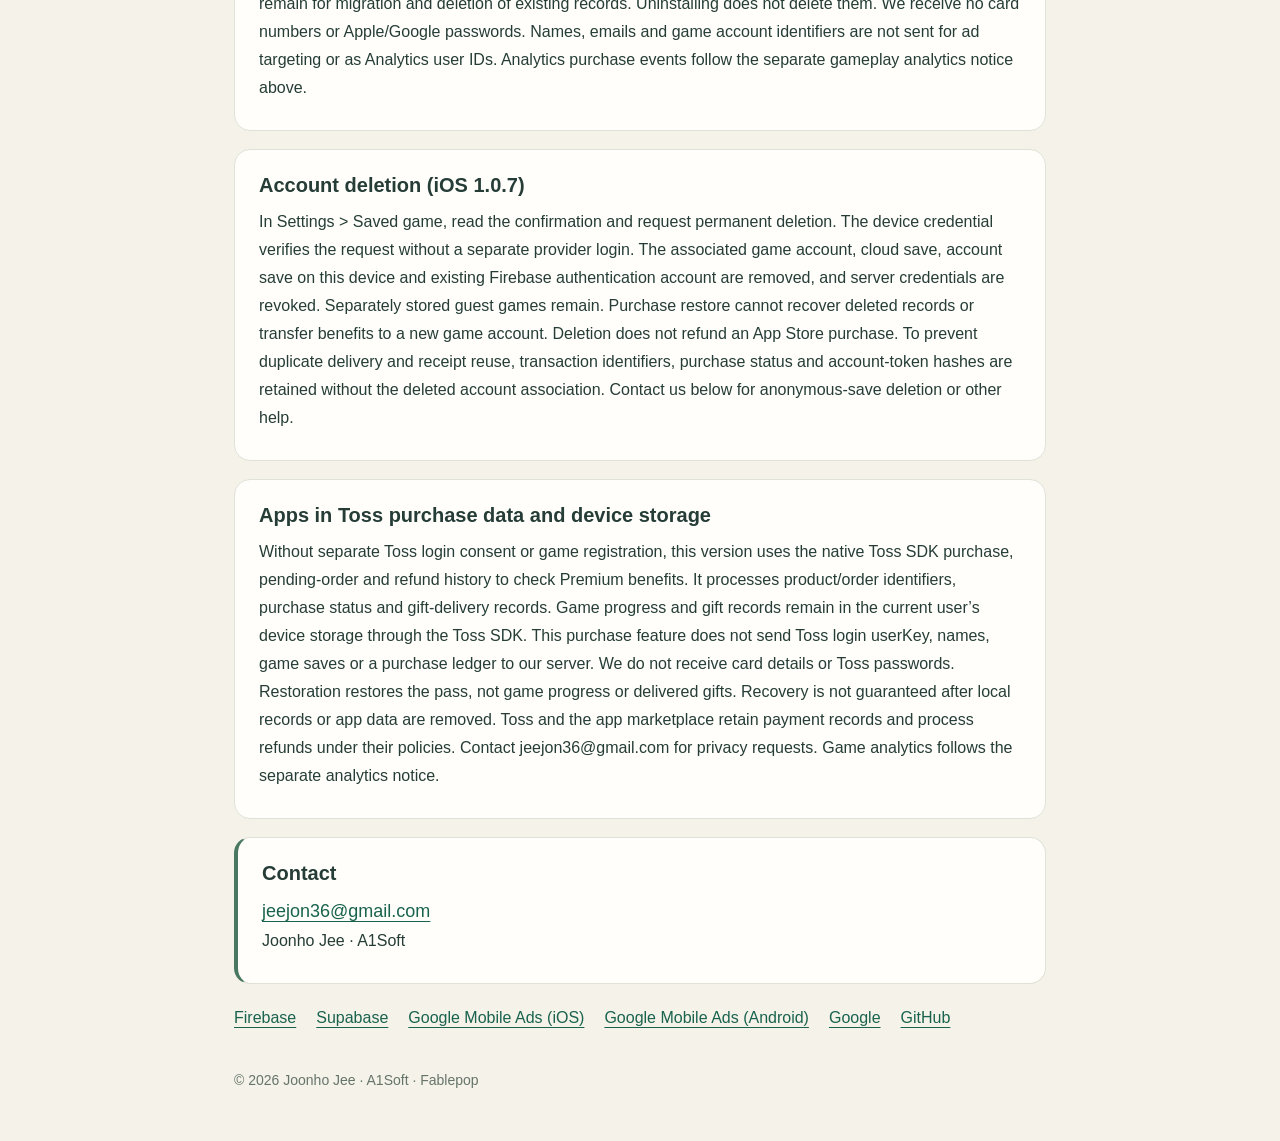
<file: fablepop/privacy/index.html>
<!doctype html>
<html lang="en"><head><meta charset="utf-8"><meta name="viewport" content="width=device-width,initial-scale=1"><meta name="description" content="Fablepop: Picture Puzzles — support, privacy and usage information"><title>Fablepop · Privacy policy</title><script>const languages=["ko","en","ja","zh-Hant","es-419"];let language=new URLSearchParams(location.search).get('lang');if(!languages.includes(language)){const n=navigator.language.toLowerCase();language=n.startsWith('ko')?'ko':n.startsWith('ja')?'ja':n.startsWith('zh')?'zh-Hant':n.startsWith('es')?'es-419':'en';}document.documentElement.lang=language;</script><link rel="stylesheet" href="../style.css"></head><body><main><nav class="languages" aria-label="Language"><a lang="ko" href="?lang=ko">한국어</a><a lang="en" href="?lang=en">English</a><a lang="ja" href="?lang=ja">日本語</a><a lang="zh-Hant" href="?lang=zh-Hant">繁體中文</a><a lang="es-419" href="?lang=es-419">Español (Latinoamérica)</a></nav><article data-lang="ko" lang="ko"><p class="brand">페이블팝 그림퍼즐</p><h1>개인정보처리방침</h1><p class="date">시행일: 2026년 11월 7일</p><nav aria-label="페이블팝 그림퍼즐"><a  href="../?lang=ko">고객지원</a><a aria-current="page" href="../privacy/?lang=ko">개인정보처리방침</a><a  href="../terms/?lang=ko">이용약관 및 안내</a></nav><section><h2>1. 적용 범위와 운영자</h2><p>이 방침은 지준호(Joonho Jee) · A1Soft가 페이블팝 그림퍼즐에서 처리하는 정보를 설명합니다. 문의 및 권리 행사 요청은 아래 이메일로 접수합니다.</p></section><section><h2>2. 처리하는 정보와 목적</h2><p>Firebase 익명 인증의 사용자 식별자와 인증 정보, 설치에 연결된 저장 정보, 퍼즐 진행도·기록, 수집한 그림, 코인·힌트, 설정, 보상 지급 내역과 관련 시각을 처리합니다. 진행 저장·동기화, 보상 중복 방지, 보안과 문의 대응에 사용합니다. 게임 시작에 이름·이메일·전화번호 입력을 요구하지 않으며 하드웨어 일련번호로 사용자를 구분하지 않습니다. 문의 시 이용자가 보낸 이메일과 내용을 처리합니다.</p></section><section><h2>3. 외부 서비스와 광고</h2><p>Firebase는 익명 인증, Supabase는 익명 식별자에 연결된 게임 데이터 저장을 제공합니다. Google Mobile Ads와 UMP는 광고 제공, 측정, 진단, 부정 이용 방지와 동의 관리를 위해 IP 기반 대략적 위치, 기기 식별자, 광고·앱 상호작용, 성능·진단 정보와 동의 선택을 처리할 수 있습니다. 1.0.5부터 광고는 보상 버튼을 선택했을 때만 표시되며 자동 전면 광고는 없습니다. 지역과 동의 상태에 따라 설정에서 광고 개인정보 선택을 변경할 수 있습니다.</p></section><section id="data-deletion-ko"><h2>4. 보관·삭제와 이용자 권리</h2><p>게임 데이터는 서비스 제공 및 보안에 필요한 기간 보관하며, 더 이상 필요하지 않거나 확인된 삭제 요청을 처리하면 삭제 또는 비식별화합니다. 법령상 보관 의무가 있으면 해당 기간 보관합니다. 앱 삭제만으로 서버 데이터가 삭제되지는 않습니다. 관련 법률에 따른 열람·정정·삭제·처리 제한 요청은 이메일로 접수하며 익명 저장과 요청자의 관계 확인이 필요할 수 있습니다. 삭제 요청은 jeejon36@gmail.com으로 제목에 “페이블팝 데이터 삭제 요청”을 적어 보내 주세요. 사용한 운영체제와 확인 가능한 게임 진행 정보를 알려 주시면 익명 저장의 본인 확인 방법을 안내합니다. 비밀번호나 인증 토큰은 보내지 마세요. 확인 후 연결된 익명 인증과 게임 저장 데이터의 삭제를 처리합니다. 보안 또는 법령상 보관이 필요한 자료는 사유와 해당 기간을 안내합니다. 분석 데이터의 별도 보관 기간은 아래 게임 이용 분석 항목과 같습니다.</p></section><section><h2>5. 권한·아동·국외 처리</h2><p>앱은 위치·연락처·사진·마이크 권한을 요청하지 않으며 정밀 위치 수집 기능이 없습니다. 일반 이용자를 위한 게임으로 직접 식별 정보를 입력하도록 요구하지 않습니다. 보호자도 데이터 관련 문의를 보낼 수 있습니다. 외부 서비스와 호스팅 제공자는 각 정책 및 계약에 따라 한국 외 국가에서 정보를 처리할 수 있습니다.</p></section><section><h2>6. 지원 웹사이트와 변경</h2><p>이 사이트는 GitHub Pages에서 제공하며, GitHub가 페이지 제공과 보안을 위해 IP 주소와 요청 로그를 처리할 수 있습니다. 별도 분석 도구나 광고 추적 코드는 설치하지 않습니다. 방침 변경 시 시행일을 갱신하고 중요한 변경은 이 페이지 또는 앱에서 안내합니다.</p></section><section><h2>게임 이용 분석 (iOS 1.0.5부터, Android 1.0.6부터)</h2><p>Google Analytics for Firebase로 화면 진입, 퍼즐 시작·이어하기·완료, 난이도와 이동 횟수, 힌트·그림 보기, 보상형 광고 결과, 환수 해금, 보너스 시작·결과와 코인·힌트 변동을 측정하여 난이도와 사용성을 개선합니다. SDK는 앱 인스턴스 식별자, 세션·앱 실행 정보, 앱·기기·운영체제 정보와 IP에서 추정한 대략적 위치를 처리하며, iOS StoreKit 구매의 상품·가격·통화 등도 측정할 수 있습니다. 앱 인스턴스 식별자는 실명은 아니지만 완전히 익명인 데이터로 보지 않습니다. 게임의 인증 사용자 ID, 저장 내용, 원본 영수증은 분석 이벤트에 넣지 않습니다. 분석 SDK의 IDFA·IDFV 수집 및 광고 개인 맞춤화는 끕니다. 이 설정은 광고 SDK의 별도 개인정보 선택을 대체하지 않습니다. Analytics의 이벤트 단위 데이터 보관은 2개월, 사용자 데이터는 14개월로 설정되어 있으며 새 활동이 있으면 사용자 보관 기간이 다시 시작됩니다. 집계 보고서는 이 기간과 별도로 유지될 수 있습니다.</p></section><section><h2>앱인토스 버전의 이용 분석</h2><p>앱인토스 버전에서는 Google Analytics 4 웹 태그로 위의 게임 진행·보상 이벤트를 측정합니다. 태그는 쿠키 기반 브라우저 식별자와 세션 정보, 브라우저·기기 정보 및 IP에서 추정한 대략적 위치를 처리합니다. 분석 쿠키의 유효기간은 60일이며 방문할 때 자동으로 연장하지 않습니다. 토스 사용자 식별자, 게임 저장 내용, 원본 영수증과 실제 페이지의 경로·쿼리 문자열은 분석 이벤트에 보내지 않습니다. 자동 스크롤·클릭·폼 측정과 Google Signals 및 광고 개인 맞춤화는 사용하지 않습니다. 테스트는 별도 QA 스트림으로 구분합니다. 위 Analytics 보관 기간이 적용되며, 토스 플랫폼과 광고 기능의 별도 정보 처리는 해당 서비스 정책을 따릅니다.</p></section><section><h2>후원 결제 정보</h2><p>후원 결제는 iOS에서만 제공됩니다. Apple 상품·거래 정보는 기기에서 확인하고 후원 거래를 게임 저장 서버로 보내지 않습니다. 카드·은행 계좌 정보는 받지 않습니다. iOS 1.0.5부터 Analytics SDK는 앱 인스턴스 식별자에 연결된 구매 상품·가격·통화 등의 이벤트를 측정할 수 있습니다.</p></section><section><h2>Android 버전</h2><p>Android 버전은 13세 이상 일반 이용자를 대상으로 합니다. 위의 익명 인증, 게임 저장, 선택형 보상 광고와 게임 이용 분석이 적용됩니다. Android 버전에는 후원 결제나 인앱 구매 기능이 없습니다. 광고 SDK는 Android 광고 ID와 앱 세트 ID 등을 처리할 수 있으며, Android 설정의 광고 ID 관리와 앱의 광고 개인정보 선택을 이용할 수 있습니다. 분석의 광고 데이터 저장 및 개인 맞춤화는 비활성화합니다. 광고 SDK의 별도 처리는 위의 외부 서비스와 광고 항목을 따릅니다.</p></section><section><h2>iOS 1.0.7 프리미엄 패스와 구매 복원</h2><p>iOS 1.0.7은 별도 Google·Apple 게임 로그인을 제공하지 않습니다. 기기에 보관하는 인증 자격정보와 서버의 해시로 게임 계정을 확인하고, Supabase에 계정별 진행도·설정·코인·힌트·보상 내역과 구매 상태를 저장합니다. Apple의 서명된 거래 정보, 상품·거래 식별자, 구매 환경, 계정 연결 토큰, 기기 검증 정보 및 검증 결과를 구매 확인·기록 복원·중복 지급 및 부정 이용 방지에 사용합니다. 이전 버전에서 연결한 Firebase 계정의 식별자·이름·이메일(Apple 가리기 주소 포함)과 인증 정보는 기존 기록의 이전 및 삭제 처리를 위해 남아 있을 수 있습니다. 앱 삭제는 이 정보의 삭제가 아닙니다. 당사는 카드 번호나 Apple·Google 비밀번호를 받지 않으며 이름·이메일·게임 계정 식별자를 광고 타기팅이나 Analytics 사용자 ID로 보내지 않습니다. 분석 SDK의 구매 이벤트는 위 게임 이용 분석 안내를 따릅니다.</p></section><section><h2>계정 삭제 (iOS 1.0.7)</h2><p>설정 &gt; 게임 기록 관리에서 확인 안내를 거쳐 게임 계정과 기록의 영구 삭제를 요청할 수 있습니다. 이 기기의 자격정보로 요청을 확인하며 별도 제공자 로그인은 요구하지 않습니다. 연결된 게임 계정·서버 저장·이 기기의 해당 계정 기록과 기존 Firebase 인증 계정을 삭제하고 서버 인증 자격정보를 무효화합니다. 따로 보관한 게스트 기록은 남습니다. 삭제한 기록은 구매 복원으로 되돌릴 수 없고 구매 혜택을 새 게임 계정으로 옮길 수 없습니다. 계정 삭제만으로 App Store 구매가 환불되지는 않습니다. 중복 지급·재사용 방지를 위해 계정 연결을 제거한 거래 식별자, 구매 상태 및 계정 토큰 해시는 보관합니다. 익명 저장 삭제와 기타 문의는 아래 이메일로 접수합니다.</p></section><section><h2>앱인토스 구매 정보와 기기 저장</h2><p>앱인토스 버전은 별도 토스 로그인 동의나 회원가입 없이 토스 SDK의 구매·미결 주문·환불 내역으로 프리미엄 혜택을 확인합니다. 상품·주문 식별자, 구매 상태 및 선물 지급 기록을 처리하며 게임 진행과 선물 지급 기록은 토스 SDK 저장소의 현재 사용자별 기기 저장에 보관합니다. 이 구매 기능은 운영자 서버에 토스 로그인 userKey, 이름, 게임 저장 또는 구매 원장을 전송하지 않습니다. 카드 정보와 토스 비밀번호도 받지 않습니다. 구매 복원은 패스 혜택을 복원하며 게임 진행이나 이미 지급한 선물을 옮기지 않습니다. 기기 기록 삭제·앱 데이터 제거 시 진행 복원이 보장되지 않습니다. 토스·앱 마켓의 결제 기록 보관과 환불 처리는 해당 사업자의 정책을 따릅니다. 개인정보 관련 문의는 jeejon36@gmail.com으로 접수합니다. 게임 이용 분석은 별도 분석 항목을 따릅니다.</p></section><section class="contact"><h2>문의</h2><a href="mailto:jeejon36@gmail.com">jeejon36@gmail.com</a><p>지준호(Joonho Jee) · A1Soft</p></section></article>
<article data-lang="en" lang="en"><p class="brand">Fablepop: Picture Puzzles</p><h1>Privacy policy</h1><p class="date">Effective: November 7, 2026</p><nav aria-label="Fablepop: Picture Puzzles"><a  href="../?lang=en">Support</a><a aria-current="page" href="../privacy/?lang=en">Privacy policy</a><a  href="../terms/?lang=en">Terms and usage information</a></nav><section><h2>1. Scope and operator</h2><p>This policy describes information handled by Joonho Jee · A1Soft in Fablepop: Picture Puzzles. Contact us at the email below for support and privacy requests.</p></section><section><h2>2. Information and purposes</h2><p>We process the Firebase anonymous user identifier and authentication information, installation-associated saves, puzzle progress and records, collected pictures, coins and hints, settings, reward records and related timestamps. These support saving and synchronization, duplicate-reward prevention, security and support. Starting the game requires no name, email or phone number. Hardware serial numbers are not used to identify players. When you contact us, we process the email and message you provide.</p></section><section><h2>3. Providers and ads</h2><p>Firebase provides anonymous authentication and Supabase stores game data associated with that identifier. Google Mobile Ads and UMP may process IP-derived approximate location, device identifiers, ad/app interactions, performance and diagnostic information, and consent choices for ad delivery, measurement, diagnostics, fraud prevention and consent management. From 1.0.5, ads appear only after a reward button is selected; there are no automatic interstitials. Depending on region and consent status, ad privacy choices can be changed in Settings.</p></section><section id="data-deletion-en"><h2>4. Retention, deletion and rights</h2><p>Game data is retained while needed to provide and protect the service, then deleted or de-identified when no longer needed or when a verified deletion request is fulfilled, subject to legal retention requirements. Uninstalling alone does not delete server data. Email us to request access, correction, deletion or restricted processing under applicable law. Verification of your connection to the anonymous save may be needed. To request deletion, email jeejon36@gmail.com with the subject “Fablepop data deletion request”. Include your operating system and game progress you can identify so we can explain how to verify your anonymous save. Do not send passwords or authentication tokens. After verification we process deletion of the linked anonymous authentication and game save data. If security or legal retention is required, we explain the reason and applicable period. Analytics retention is described below.</p></section><section><h2>5. Permissions, children and international processing</h2><p>The app does not request location, contacts, photos or microphone permissions, and has no precise-location collection feature. It is a general-audience game that does not ask for directly identifying information. Guardians may contact us about data. External service and hosting providers may process information outside South Korea under their policies and agreements.</p></section><section><h2>6. Website and changes</h2><p>GitHub Pages hosts this site. GitHub may process IP addresses and request logs to deliver and secure it. We add no analytics or advertising trackers to the site. Policy changes update the effective date; significant changes are communicated here or in the app.</p></section><section><h2>Game analytics (iOS 1.0.5 onward; Android 1.0.6 onward)</h2><p>Google Analytics for Firebase measures screen visits, puzzle starts/resumes/completions, difficulty and move counts, hints and picture views, rewarded-ad outcomes, creature unlocks, bonus starts/results, and coin/hint changes to improve balance and usability. The SDK processes an app-instance identifier, sessions and app lifecycle, app/device/OS information, and general location derived from IP addresses. It may also measure iOS StoreKit purchase product, price and currency events. An app-instance identifier is not a real name, but we do not treat this data as fully anonymous. Our analytics events omit game authentication user IDs, saved game contents and raw receipts. Analytics IDFA/IDFV collection and ad personalization are disabled. These settings do not replace the ad SDK’s separate privacy choices. Analytics is configured to retain event-level data for 2 months and user data for 14 months, with the user retention period reset by new activity. Aggregate reports may be retained separately.</p></section><section><h2>Analytics in the Apps in Toss version</h2><p>The Apps in Toss version uses the Google Analytics 4 web tag for the gameplay and reward events described above. The tag processes cookie-based browser identifiers, session information, browser/device information and general location derived from IP addresses. Analytics cookies expire after 60 days without automatic renewal on visits. Our analytics events omit Toss user identifiers, saved game contents, raw receipts and actual page paths/query strings. Automatic scroll, click and form measurement, Google Signals and ad personalization are disabled. Tests use a separate QA stream. The Analytics retention periods above apply; separate processing by Toss and its advertising features is governed by their service policies.</p></section><section><h2>Tip payment information</h2><p>Tips are available only on iOS. Apple product and transaction information is checked on the device; tips are not sent to the game save server. We receive no card or bank details. From iOS 1.0.5, the Analytics SDK may measure purchase product, price and currency events associated with an app-instance identifier.</p></section><section><h2>Android version</h2><p>The Android version is intended for a general audience aged 13 and older. The anonymous authentication, game saves, optional rewarded ads and game analytics described above apply. Android has no tips or in-app purchases. The advertising SDK may process Android advertising IDs and app set IDs. You can use Android advertising ID controls and the app’s ad privacy choices where available. Analytics ad storage and ad personalization are disabled. Separate advertising SDK processing follows the providers and ads section above.</p></section><section><h2>iOS 1.0.7 Premium Pass and restoration</h2><p>iOS 1.0.7 has no separate Google or Apple game login. A credential held on the device and its server-side hash identify the game account. Supabase stores associated progress, settings, coins, hints, reward records and purchase status. Apple-signed transaction data, product/transaction identifiers, purchase environment, account-linking tokens, device-verification information and results support purchase verification, save recovery and abuse/duplicate-delivery prevention. Identifiers, names, emails (including Apple relay addresses) and authentication information from previously linked Firebase accounts may remain for migration and deletion of existing records. Uninstalling does not delete them. We receive no card numbers or Apple/Google passwords. Names, emails and game account identifiers are not sent for ad targeting or as Analytics user IDs. Analytics purchase events follow the separate gameplay analytics notice above.</p></section><section><h2>Account deletion (iOS 1.0.7)</h2><p>In Settings &gt; Saved game, read the confirmation and request permanent deletion. The device credential verifies the request without a separate provider login. The associated game account, cloud save, account save on this device and existing Firebase authentication account are removed, and server credentials are revoked. Separately stored guest games remain. Purchase restore cannot recover deleted records or transfer benefits to a new game account. Deletion does not refund an App Store purchase. To prevent duplicate delivery and receipt reuse, transaction identifiers, purchase status and account-token hashes are retained without the deleted account association. Contact us below for anonymous-save deletion or other help.</p></section><section><h2>Apps in Toss purchase data and device storage</h2><p>Without separate Toss login consent or game registration, this version uses the native Toss SDK purchase, pending-order and refund history to check Premium benefits. It processes product/order identifiers, purchase status and gift-delivery records. Game progress and gift records remain in the current user’s device storage through the Toss SDK. This purchase feature does not send Toss login userKey, names, game saves or a purchase ledger to our server. We do not receive card details or Toss passwords. Restoration restores the pass, not game progress or delivered gifts. Recovery is not guaranteed after local records or app data are removed. Toss and the app marketplace retain payment records and process refunds under their policies. Contact jeejon36@gmail.com for privacy requests. Game analytics follows the separate analytics notice.</p></section><section class="contact"><h2>Contact</h2><a href="mailto:jeejon36@gmail.com">jeejon36@gmail.com</a><p>Joonho Jee · A1Soft</p></section></article>
<article data-lang="ja" lang="ja"><p class="brand">フェイブルポップ：絵合わせパズル</p><h1>プライバシーポリシー</h1><p class="date">施行日: 2026年11月7日</p><nav aria-label="フェイブルポップ：絵合わせパズル"><a  href="../?lang=ja">サポート</a><a aria-current="page" href="../privacy/?lang=ja">プライバシーポリシー</a><a  href="../terms/?lang=ja">利用規約・利用案内</a></nav><section><h2>1. 運営者と取り扱う情報</h2><p>Joonho Jee · A1Softは本ゲームでFirebase匿名認証の識別子と認証情報、インストールに関連する保存情報、パズルの進行・記録、収集した絵、コイン・ヒント、設定、報酬記録と日時を取り扱います。保存・同期、報酬の重複防止、安全な運営とお問い合わせ対応に使用します。開始時に氏名・電話番号・メールの入力は不要で、端末の製造番号で利用者を識別しません。お問い合わせのメールと内容は対応のために処理します。</p></section><section><h2>2. 外部サービスと広告</h2><p>Firebaseは匿名認証、Supabaseは匿名識別子に紐づくゲームデータ保存を提供します。Google Mobile AdsとUMPは広告配信・測定・診断・不正防止・同意管理のため、IP由来のおおよその位置、端末識別子、広告やアプリの操作、性能・診断情報と同意設定を処理する場合があります。1.0.5以降、広告は報酬ボタンを選んだ場合のみ表示され、自動広告はありません。地域や同意状況に応じて設定から広告のプライバシー選択を変更できます。</p></section><section><h2>3. 保管・削除と権利</h2><p>提供と保護に必要な期間保管し、不要になった場合や確認済みの削除依頼に対応する際に削除または非識別化します。法令上の保管義務がある場合は従います。アプリ削除だけではサーバーデータは削除されません。適用法令に基づく開示・訂正・削除・処理制限はメールでご相談ください。匿名データとの関係確認が必要な場合があります。</p></section><section id="data-deletion-ja"><h2>4. 権限・児童・国外処理</h2><p>位置情報、連絡先、写真、マイクの権限は要求せず、精密位置の収集機能もありません。一般利用者向けで、直接識別情報の入力は求めません。保護者もご相談いただけます。外部サービスは各方針・契約に基づき韓国外で情報を処理する場合があります。 削除を希望する場合は、件名を「Fablepop データ削除依頼」として jeejon36@gmail.com にメールしてください。OS と確認できるゲーム進行情報を添えていただくと、匿名セーブの本人確認方法をご案内します。パスワードや認証トークンは送らないでください。確認後、紐付いた匿名認証とセーブデータの削除を処理します。セキュリティまたは法律上の保存が必要な場合は理由と期間をご案内します。分析データの保存期間は下記の利用分析項目をご覧ください。</p></section><section><h2>5. ウェブサイトと変更</h2><p>GitHub Pagesを利用し、GitHubが配信・保護のためIPアドレスやリクエストログを処理する場合があります。独自の分析・広告追跡コードは追加していません。変更時は施行日を更新し、重要な変更は本ページまたはアプリで案内します。</p></section><section><h2>ゲーム利用分析（iOS 1.0.5以降・Android 1.0.6以降）</h2><p>Google Analytics for Firebaseで画面表示、パズルの開始・再開・クリア、難易度と移動回数、ヒント・絵の参照、報酬広告の結果、幻獣の解放、ボーナスの開始・結果、コイン・ヒントの変動を測定し、難易度と使いやすさを改善します。SDKはアプリインスタンス識別子、セッション・起動情報、アプリ・端末・OS情報、IPから推定するおおよその位置を処理し、iOS StoreKit購入の商品・価格・通貨も測定する場合があります。識別子は実名ではありませんが、完全に匿名のデータとは扱いません。認証ユーザーID、保存内容、生のレシートを分析イベントに含めません。分析SDKのIDFA・IDFV収集と広告のパーソナライズは無効です。広告SDKの個別のプライバシー選択は別です。 Analyticsのイベント単位データは2か月、ユーザーデータは14か月の保持設定で、新しい操作があるとユーザーの保持期間はリセットされます。集計レポートは別途保持される場合があります。</p></section><section><h2>Apps in Toss版の利用分析</h2><p>Apps in Toss版では、Google Analytics 4のウェブタグで上記のゲーム進行・報酬イベントを測定します。タグはCookieによるブラウザー識別子、セッション情報、ブラウザー・端末情報、IPから推定したおおよその位置を処理します。分析Cookieの有効期間は60日で、訪問時に自動延長しません。Tossのユーザー識別子、セーブ内容、元の領収書、実際のページのパス・クエリ文字列は分析イベントに送信しません。スクロール・クリック・フォームの自動測定、Googleシグナル、広告のパーソナライズは無効です。テストは別のQAストリームに分けます。上記のAnalytics保管期間が適用され、Tossと広告機能による別の情報処理には各サービスのポリシーが適用されます。</p></section><section><h2>応援決済の情報</h2><p>応援購入はiOSのみで提供します。 Appleの商品・取引情報は端末上で確認し、支援の取引をゲーム保存サーバーへ送りません。カード・銀行口座情報は受け取りません。iOS 1.0.5以降、Analytics SDKはアプリインスタンス識別子に紐づく購入商品・価格・通貨などのイベントを測定する場合があります。</p></section><section><h2>Android版</h2><p>Android版は13歳以上の一般ユーザーを対象としています。上記の匿名認証、ゲーム保存、任意の報酬広告とゲーム利用分析が適用されます。Android版には応援購入やアプリ内課金はありません。広告SDKはAndroid広告IDやアプリセットIDなどを処理する場合があります。Androidの広告ID管理と、利用可能なアプリ内の広告プライバシー選択を利用できます。Analyticsの広告データ保存とパーソナライズは無効です。広告SDKの別個の処理は上記の外部サービスと広告の説明に従います。</p></section><section><h2>iOS 1.0.7 プレミアムパスと購入の復元</h2><p>iOS 1.0.7にはGoogle・Appleのゲーム専用ログインはありません。端末に保管する認証情報とサーバー上のハッシュでゲームアカウントを確認します。Supabaseは進行、設定、コイン、ヒント、報酬履歴、購入状態を保存します。Apple署名付き取引情報、商品・取引識別子、購入環境、アカウント連携トークン、端末検証情報と結果を、購入確認、記録復元、重複付与・不正利用防止に使用します。以前に連携したFirebaseアカウントの識別子、氏名、メール（Appleの非公開メールを含む）、認証情報は、既存記録の移行と削除のため残る場合があります。アプリの削除だけでは消去されません。カード番号やApple・Googleのパスワードは受け取りません。氏名、メール、ゲームアカウント識別子を広告配信の対象指定やAnalyticsユーザーIDとして送信しません。分析SDKの購入イベントは上記の利用分析の説明に従います。</p></section><section><h2>アカウント削除 (iOS 1.0.7)</h2><p>設定のゲーム記録管理で確認画面を読み、ゲームアカウントと記録の完全削除を申請できます。端末の認証情報で確認し、別途プロバイダーへのログインは求めません。対象のゲームアカウント、サーバー保存、この端末のアカウント記録、既存のFirebase認証アカウントを削除し、サーバーの認証情報を無効にします。別に保管したゲスト記録は残ります。削除した記録は購入の復元では戻せず、特典を新しいゲームアカウントへ移すこともできません。削除だけではApp Store購入は返金されません。重複付与・レシート再使用防止のため、アカウントとの紐づけを除いた取引識別子、購入状態、アカウントトークンのハッシュを保管します。匿名保存の削除やお問い合わせは下記メールへご連絡ください。</p></section><section><h2>Apps in Toss の購入情報と端末保存</h2><p>別途Tossログイン同意や会員登録を行わず、Toss SDKの購入・未完了注文・返金履歴でパス特典を確認します。商品・注文識別子、購入状態、特典付与記録を処理し、ゲームの進行と付与記録をToss SDKの現在のユーザー別端末保存に保持します。この購入機能は運営者サーバーへTossログインuserKey、氏名、ゲーム保存や購入台帳を送信しません。カード情報やTossパスワードも受け取りません。購入復元はパス特典を復元し、進行や付与済み特典を移行しません。端末記録・アプリデータ削除後の復旧は保証されません。決済記録の保管と返金はToss・アプリストアの方針に従います。個人情報の問い合わせはjeejon36@gmail.comへ。ゲーム分析は別途記載の分析方針に従います。</p></section><section class="contact"><h2>お問い合わせ</h2><a href="mailto:jeejon36@gmail.com">jeejon36@gmail.com</a><p>Joonho Jee · A1Soft</p></section></article>
<article data-lang="zh-Hant" lang="zh-Hant"><p class="brand">Fablepop：拼圖物語</p><h1>隱私權政策</h1><p class="date">生效日期：2026年11月7日</p><nav aria-label="Fablepop：拼圖物語"><a  href="../?lang=zh-Hant">客戶支援</a><a aria-current="page" href="../privacy/?lang=zh-Hant">隱私權政策</a><a  href="../terms/?lang=zh-Hant">使用條款與說明</a></nav><section><h2>1. 營運者與處理的資料</h2><p>Joonho Jee · A1Soft在本遊戲處理Firebase匿名驗證的使用者識別碼與驗證資訊、安裝相關存檔、拼圖進度與紀錄、收藏圖片、金幣與提示、設定、獎勵紀錄及時間。用途為儲存與同步、防止重複領獎、服務安全及回覆諮詢。開始遊戲無須姓名、電話或電子郵件，不以硬體序號辨識玩家。聯絡支援時會處理您提供的電子郵件與內容。</p></section><section><h2>2. 外部服務與廣告</h2><p>Firebase提供匿名驗證，Supabase儲存與匿名識別碼連結的遊戲資料。Google Mobile Ads及UMP可能為廣告投放、衡量、診斷、防止濫用及同意管理，處理IP推估的大致位置、裝置識別碼、廣告與App互動、效能和診斷資訊以及同意選項。自1.0.5起，廣告僅在選擇獎勵按鈕後顯示，沒有自動插頁廣告。視地區與同意狀態，可在設定中更改廣告隱私選項。</p></section><section><h2>3. 保存、刪除與權利</h2><p>資料在提供及保護服務所需期間保存，不再需要或完成經確認的刪除請求後會刪除或去識別化，並遵守法定保存要求。僅移除應用程式不會刪除伺服器資料。依適用法律提出存取、更正、刪除或限制處理請求，請寄信聯絡；可能需要確認您與匿名存檔的關係。</p></section><section id="data-deletion-zh-Hant"><h2>4. 權限、兒童與跨境處理</h2><p>應用程式不要求位置、聯絡人、照片或麥克風權限，沒有精確位置蒐集功能。本遊戲供一般使用者遊玩，不要求輸入直接身分資訊。監護人也可聯絡我們。外部服務與託管商可能依其政策及合約在韓國以外處理資料。 如需刪除資料，請寄信至 jeejon36@gmail.com，主旨為「Fablepop 資料刪除申請」。請提供作業系統與可確認的遊戲進度，以便我們說明匿名存檔的身分確認方式。請勿傳送密碼或驗證權杖。確認後會處理關聯匿名驗證與遊戲存檔的刪除。如因安全或法律要求必須保留，將說明原因及期間。分析資料的保留期間列於下方遊戲分析段落。</p></section><section><h2>5. 網站與政策變更</h2><p>網站由GitHub Pages提供。GitHub可能為傳送網頁與保障安全處理IP位址及請求紀錄。本站未加入額外分析或廣告追蹤程式碼。政策變更會更新生效日期，重大變更於此頁或應用程式公告。</p></section><section><h2>遊戲使用分析（iOS 1.0.5起；Android 1.0.6起）</h2><p>Google Analytics for Firebase衡量畫面瀏覽、拼圖開始／繼續／完成、難度與移動次數、提示及圖片查看、獎勵廣告結果、幻獸解鎖、獎勵關卡開始與結果，以及金幣和提示變動，以改善難度與使用體驗。SDK會處理App執行個體識別碼、工作階段及啟動資訊、App／裝置／作業系統資訊、IP推估的大致位置，也可能衡量iOS StoreKit購買的商品、價格與幣別。識別碼不是實名，但我們不將這些資料視為完全匿名。分析事件不包含遊戲驗證使用者ID、儲存內容或原始收據。分析SDK的IDFA／IDFV收集及廣告個人化已停用；此設定不取代廣告SDK獨立的隱私選項。 Analytics的事件層級資料保留期設為2個月，使用者資料為14個月，新的活動會重新計算使用者保留期。彙總報表可能另行保留。</p></section><section><h2>Apps in Toss 版本的使用分析</h2><p>Apps in Toss 版本使用 Google Analytics 4 網頁標籤測量上述遊戲進度與獎勵事件。標籤會處理以 Cookie 為基礎的瀏覽器識別碼、工作階段資訊、瀏覽器與裝置資訊，以及依 IP 推估的大致位置。分析 Cookie 有效期為 60 天，不會因造訪而自動延長。我們的分析事件不傳送 Toss 使用者識別碼、遊戲存檔內容、原始收據或實際頁面的路徑與查詢字串。自動捲動、點擊與表單測量、Google 信號及廣告個人化均已停用。測試使用獨立 QA 資料串流。適用上述 Analytics 保留期間；Toss 平台及其廣告功能的其他資料處理依各服務政策辦理。</p></section><section><h2>支持付款資訊</h2><p>贊助付款僅在iOS提供。 Apple商品及交易資訊在裝置上驗證，贊助交易不會傳送至遊戲儲存伺服器。我們不接收信用卡或銀行帳戶資訊。自iOS 1.0.5起，Analytics SDK可能衡量連結App執行個體識別碼的購買商品、價格及幣別等事件。</p></section><section><h2>Android版本</h2><p>Android版本適用於13歲以上的一般使用者。上述匿名驗證、遊戲儲存、自選獎勵廣告及遊戲分析均適用。Android版本不提供贊助付款或App內購買。廣告SDK可能處理Android廣告ID及應用程式集ID等資料。您可以使用Android的廣告ID管理及可用的App內廣告隱私選項。Analytics的廣告資料儲存與個人化已停用。廣告SDK的獨立處理依上述外部服務與廣告說明辦理。</p></section><section><h2>iOS 1.0.7高級通行證與回復購買</h2><p>iOS 1.0.7不提供另外的Google或Apple遊戲登入。裝置保管的驗證憑證與伺服器雜湊用於辨識遊戲帳號。Supabase儲存帳號的進度、設定、金幣、提示、獎勵紀錄與購買狀態。Apple簽署的交易資料、商品與交易識別碼、購買環境、帳號連結權杖、裝置驗證資訊及結果，用於購買確認、紀錄回復、防止重複發放及濫用。先前連結Firebase帳號的識別碼、姓名、電子郵件（含Apple隱藏地址）與驗證資訊可能保留，用於移轉與刪除既有紀錄；移除App並不會刪除這些資料。我們不接收卡號或Apple、Google密碼，也不將姓名、電子郵件或遊戲帳號識別碼用於廣告定向或作為Analytics使用者ID。分析SDK的購買事件依上方遊戲分析說明處理。</p></section><section><h2>帳號刪除 (iOS 1.0.7)</h2><p>可在設定的遊戲紀錄管理中閱讀確認說明，要求永久刪除遊戲帳號及紀錄。系統使用裝置憑證確認請求，無須另外登入服務提供者。刪除關聯的遊戲帳號、雲端存檔、此裝置的帳號紀錄及既有Firebase驗證帳號，並撤銷伺服器憑證；另外保管的訪客紀錄仍保留。購買回復無法找回已刪除紀錄或將權益轉移到新遊戲帳號。刪除帳號並不會退還App Store購買費用。為防止重複發放及收據重複使用，保留解除帳號關聯的交易識別碼、購買狀態與帳號權杖雜湊。匿名存檔刪除及其他問題請透過下方電子郵件聯絡。</p></section><section><h2>Apps in Toss 購買資料與裝置儲存</h2><p>無須額外Toss登入同意或遊戲註冊，使用Toss SDK的購買、未完成訂單與退款記錄確認通行證。處理商品及訂單識別碼、購買狀態與贈禮發放記錄；遊戲進度與發放記錄保留於Toss SDK目前使用者的裝置儲存。此購買功能不將Toss登入userKey、姓名、遊戲存檔或購買帳冊傳送至營運者伺服器，也不接收卡片資料或Toss密碼。恢復購買僅恢復通行證，不會移轉進度或已發放贈禮。刪除裝置記錄或應用程式資料後不保證復原。Toss與應用程式商店的付款資料保留及退款依其政策處理。隱私請求請聯絡jeejon36@gmail.com。遊戲分析依另列的分析說明處理。</p></section><section class="contact"><h2>聯絡我們</h2><a href="mailto:jeejon36@gmail.com">jeejon36@gmail.com</a><p>Joonho Jee · A1Soft</p></section></article>
<article data-lang="es-419" lang="es-419"><p class="brand">Fablepop: Rompecabezas</p><h1>Política de privacidad</h1><p class="date">Vigente desde el 7 de noviembre de 2026</p><nav aria-label="Fablepop: Rompecabezas"><a  href="../?lang=es-419">Ayuda</a><a aria-current="page" href="../privacy/?lang=es-419">Política de privacidad</a><a  href="../terms/?lang=es-419">Términos e información de uso</a></nav><section><h2>1. Responsable y datos tratados</h2><p>Joonho Jee · A1Soft trata el identificador y la información de autenticación anónima de Firebase, guardados asociados a la instalación, progreso y registros de rompecabezas, imágenes coleccionadas, monedas y pistas, ajustes, registros de recompensas y fechas relacionadas. Se usan para guardar y sincronizar, evitar recompensas duplicadas, proteger el servicio y atender consultas. No se pide nombre, teléfono ni correo para jugar, y no se identifica a los jugadores mediante números de serie del equipo. Al escribirnos, tratamos el correo y el mensaje enviados.</p></section><section><h2>2. Proveedores y anuncios</h2><p>Firebase proporciona autenticación anónima y Supabase guarda datos del juego vinculados a ese identificador. Google Mobile Ads y UMP pueden tratar ubicación aproximada derivada de la IP, identificadores del dispositivo, interacciones con anuncios y la app, rendimiento, diagnóstico y preferencias de consentimiento para publicidad, medición, diagnóstico, prevención de fraude y gestión del consentimiento. Desde la versión 1.0.5, los anuncios solo aparecen al elegir un botón de recompensa; no hay intersticiales automáticos. Según la región y el consentimiento, puedes cambiar las opciones de privacidad de anuncios en Ajustes.</p></section><section><h2>3. Conservación, eliminación y derechos</h2><p>Conservamos los datos mientras sean necesarios para prestar y proteger el servicio; después se eliminan o desidentifican cuando dejan de ser necesarios o se atiende una solicitud verificada, salvo obligaciones legales de conservación. Desinstalar no elimina los datos del servidor. Escríbenos para solicitar acceso, corrección, eliminación o limitación del tratamiento según la ley aplicable. Puede ser necesario verificar tu relación con el guardado anónimo.</p></section><section id="data-deletion-es-419"><h2>4. Permisos, menores y tratamiento internacional</h2><p>La app no solicita permisos de ubicación, contactos, fotos ni micrófono, y no tiene una función de recopilación de ubicación precisa. Es un juego para público general que no pide datos que identifiquen directamente a las personas. Los tutores pueden contactarnos. Los proveedores externos y de alojamiento pueden tratar datos fuera de Corea del Sur según sus políticas y acuerdos. Para solicitar la eliminación, escribe a jeejon36@gmail.com con el asunto “Solicitud de eliminación de datos de Fablepop”. Indica el sistema operativo y el progreso que puedas identificar para que te expliquemos cómo verificar tu guardado anónimo. No envíes contraseñas ni tokens de autenticación. Tras verificarlo, procesamos la eliminación de la autenticación anónima y del guardado vinculados. Si debemos conservar información por seguridad o por ley, explicaremos el motivo y el plazo. La retención de datos de análisis se describe más abajo.</p></section><section><h2>5. Sitio y cambios</h2><p>GitHub Pages aloja este sitio. GitHub puede tratar direcciones IP y registros de solicitudes para entregarlo y protegerlo. No añadimos herramientas de análisis ni rastreadores publicitarios. Los cambios actualizan la fecha de vigencia; los cambios importantes se comunican aquí o en la app.</p></section><section><h2>Análisis del juego (desde iOS 1.0.5 y Android 1.0.6)</h2><p>Google Analytics for Firebase mide visitas a pantallas, inicio, reanudación y finalización de rompecabezas, dificultad y movimientos, pistas y consultas de imágenes, resultados de anuncios con recompensa, desbloqueos, inicio y resultados de bonificaciones, y cambios de monedas y pistas para mejorar el equilibrio y la experiencia. El SDK trata un identificador de instancia de la app, sesiones y eventos de inicio, datos de app, dispositivo y sistema operativo, y ubicación general derivada de la IP. También puede medir eventos de compras de iOS StoreKit con producto, precio y moneda. El identificador no es un nombre real, pero no consideramos estos datos completamente anónimos. Nuestros eventos no incluyen ID de autenticación del juego, contenido de partidas guardadas ni recibos originales. Desactivamos la recopilación de IDFA/IDFV y la personalización publicitaria en Analytics. Esto no sustituye las opciones de privacidad independientes del SDK de anuncios. Analytics conserva datos a nivel de evento durante 2 meses y datos de usuario durante 14 meses; el plazo de usuario se reinicia con actividad nueva. Los informes agregados pueden conservarse por separado.</p></section><section><h2>Análisis en la versión de Apps in Toss</h2><p>La versión de Apps in Toss usa la etiqueta web de Google Analytics 4 para medir los eventos de juego y recompensas descritos arriba. La etiqueta procesa identificadores del navegador basados en cookies, información de sesión, navegador y dispositivo, y ubicación general derivada de la IP. Las cookies de análisis vencen a los 60 días, sin renovación automática por visitas. Nuestros eventos omiten identificadores de usuario de Toss, partidas guardadas, recibos originales y rutas o parámetros reales de la página. Se desactivan la medición automática de desplazamientos, clics y formularios, Google Signals y la personalización de anuncios. Las pruebas usan un flujo de QA separado. Se aplican los plazos de retención de Analytics indicados arriba; el tratamiento independiente por Toss y sus funciones publicitarias se rige por sus políticas.</p></section><section><h2>Información de pagos de apoyo</h2><p>Las propinas solo están disponibles en iOS. La información de productos y transacciones de Apple se verifica en el dispositivo; las propinas no se envían al servidor de guardado. No recibimos datos de tarjetas ni cuentas bancarias. Desde iOS 1.0.5, Analytics puede medir eventos de compra con producto, precio y moneda vinculados al identificador de instancia de la app.</p></section><section><h2>Versión para Android</h2><p>La versión para Android está dirigida al público general de 13 años en adelante. Se aplican la autenticación anónima, los guardados, los anuncios con recompensa opcionales y el análisis del juego descritos arriba. Android no ofrece propinas ni compras dentro de la app. El SDK publicitario puede tratar el ID de publicidad de Android y el ID de conjunto de apps. Puedes usar los controles de ID publicitario de Android y las opciones de privacidad publicitaria disponibles en la app. Se desactivan el almacenamiento de datos publicitarios y la personalización en Analytics. El tratamiento independiente del SDK publicitario sigue la sección de proveedores y anuncios.</p></section><section><h2>Pase Premium y restauración en iOS 1.0.7</h2><p>iOS 1.0.7 no ofrece un inicio de sesión del juego con Google o Apple. Una credencial en el dispositivo y su hash en el servidor identifican la cuenta. Supabase guarda progreso, ajustes, monedas, pistas, recompensas y estado de compra. Los datos de transacciones firmados por Apple, identificadores de productos y transacciones, entorno de compra, tokens de vinculación, información de verificación del dispositivo y resultados se usan para verificar compras, recuperar partidas y evitar abusos y entregas duplicadas. Los identificadores, nombres, correos (incluidas direcciones privadas de Apple) y datos de autenticación de cuentas Firebase vinculadas anteriormente pueden conservarse para migrar o eliminar los registros existentes. Desinstalar no los elimina. No recibimos tarjetas ni contraseñas de Apple o Google. No enviamos nombres, correos ni identificadores del juego para segmentación publicitaria ni como ID de usuario de Analytics. Los eventos de compra de Analytics siguen el aviso de análisis anterior.</p></section><section><h2>Eliminación de la cuenta (iOS 1.0.7)</h2><p>En Ajustes &gt; Partida guardada puedes leer la confirmación y solicitar la eliminación permanente. La credencial del dispositivo verifica la solicitud sin otro inicio de sesión del proveedor. Se eliminan la cuenta del juego, su guardado en la nube y en este dispositivo y la cuenta de autenticación Firebase existente; se revocan las credenciales del servidor. Las partidas de invitado guardadas por separado permanecen. Restaurar compras no recupera registros eliminados ni transfiere beneficios a una cuenta nueva. Eliminar no reembolsa compras de App Store. Para impedir entregas duplicadas y reutilización de recibos, conservamos identificadores de transacciones, estado de compra y hashes del token sin vincularlos a la cuenta eliminada. Escríbenos para eliminar guardados anónimos o pedir ayuda.</p></section><section><h2>Datos de compras y almacenamiento en Apps in Toss</h2><p>Sin consentimiento de inicio de sesión adicional de Toss ni registro del juego, usamos el historial nativo del SDK de compras, pedidos pendientes y reembolsos para verificar beneficios. Tratamos identificadores de productos y pedidos, estado de compra y registros de regalos. El progreso y las entregas permanecen en el almacenamiento del dispositivo para el usuario actual mediante el SDK de Toss. Esta función no envía userKey de inicio de sesión, nombres, guardados ni registros de compra a nuestro servidor. No recibimos tarjetas ni contraseñas de Toss. Restaurar recupera el pase, no el progreso ni regalos entregados. No se garantiza recuperar datos locales eliminados. Toss y la tienda conservan registros de pago y gestionan reembolsos conforme a sus políticas. Para privacidad contacta a jeejon36@gmail.com. El análisis del juego sigue el aviso independiente.</p></section><section class="contact"><h2>Contacto</h2><a href="mailto:jeejon36@gmail.com">jeejon36@gmail.com</a><p>Joonho Jee · A1Soft</p></section></article><nav aria-label="Service provider policies"><a href="https://firebase.google.com/support/privacy">Firebase</a><a href="https://supabase.com/privacy">Supabase</a><a href="https://developers.google.com/admob/ios/privacy/data-disclosure">Google Mobile Ads (iOS)</a><a href="https://developers.google.com/admob/android/privacy/play-data-disclosure">Google Mobile Ads (Android)</a><a href="https://policies.google.com/privacy">Google</a><a href="https://docs.github.com/en/site-policy/privacy-policies/github-general-privacy-statement">GitHub</a></nav><footer>© 2026 Joonho Jee · A1Soft · Fablepop</footer></main><script>document.title=document.querySelector('[data-lang="'+language+'"] h1').textContent+' · Fablepop';document.querySelectorAll('.languages a').forEach(a=>{if(a.lang===language)a.setAttribute('aria-current','true');});</script></body></html>
</file>
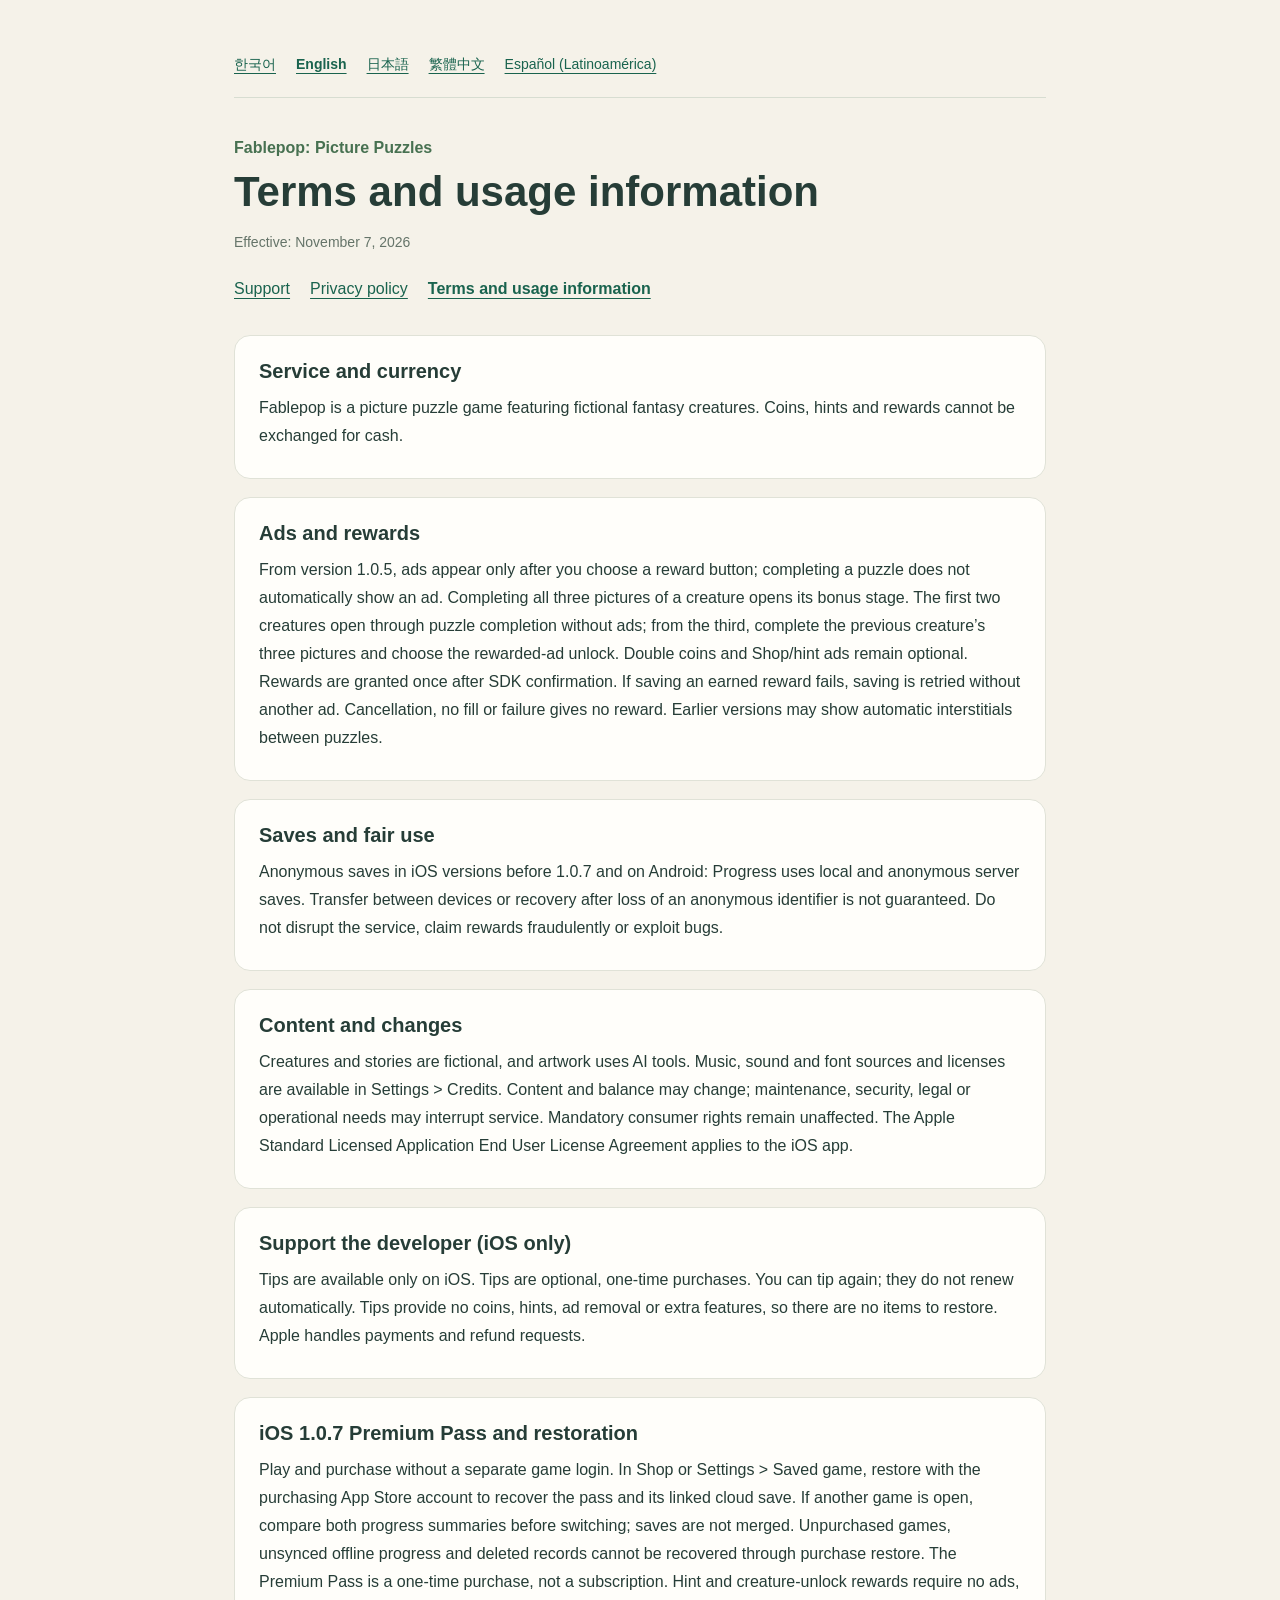
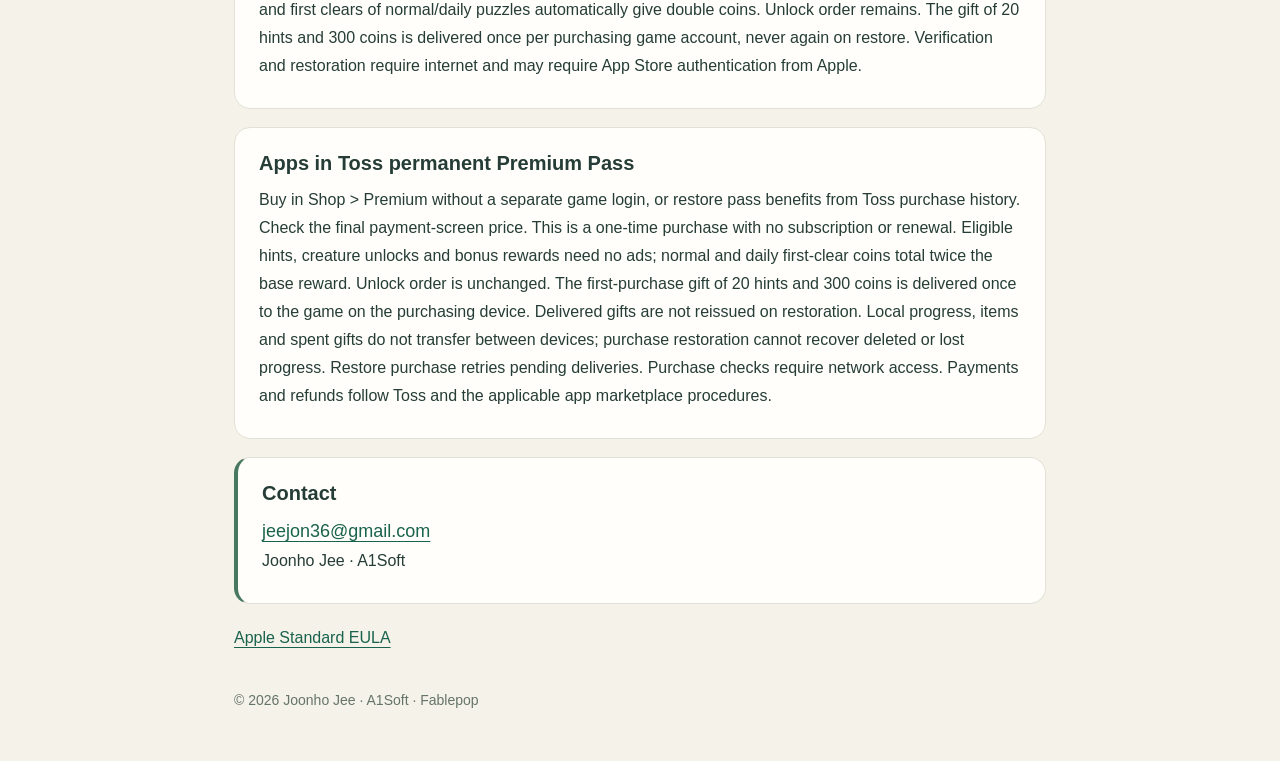
<file: fablepop/terms/index.html>
<!doctype html>
<html lang="en"><head><meta charset="utf-8"><meta name="viewport" content="width=device-width,initial-scale=1"><meta name="description" content="Fablepop: Picture Puzzles — support, privacy and usage information"><title>Fablepop · Terms and usage information</title><script>const languages=["ko","en","ja","zh-Hant","es-419"];let language=new URLSearchParams(location.search).get('lang');if(!languages.includes(language)){const n=navigator.language.toLowerCase();language=n.startsWith('ko')?'ko':n.startsWith('ja')?'ja':n.startsWith('zh')?'zh-Hant':n.startsWith('es')?'es-419':'en';}document.documentElement.lang=language;</script><link rel="stylesheet" href="../style.css"></head><body><main><nav class="languages" aria-label="Language"><a lang="ko" href="?lang=ko">한국어</a><a lang="en" href="?lang=en">English</a><a lang="ja" href="?lang=ja">日本語</a><a lang="zh-Hant" href="?lang=zh-Hant">繁體中文</a><a lang="es-419" href="?lang=es-419">Español (Latinoamérica)</a></nav><article data-lang="ko" lang="ko"><p class="brand">페이블팝 그림퍼즐</p><h1>이용약관 및 안내</h1><p class="date">시행일: 2026년 11월 7일</p><nav aria-label="페이블팝 그림퍼즐"><a  href="../?lang=ko">고객지원</a><a  href="../privacy/?lang=ko">개인정보처리방침</a><a aria-current="page" href="../terms/?lang=ko">이용약관 및 안내</a></nav><section><h2>서비스와 재화</h2><p>페이블팝은 판타지 환수 그림을 완성하는 퍼즐 게임입니다. 게임 내 코인·힌트·보상은 현금으로 교환할 수 없습니다.</p></section><section><h2>광고와 보상</h2><p>1.0.5부터 광고는 이용자가 보상 버튼을 직접 선택할 때만 표시됩니다. 퍼즐 완료만으로 자동 광고가 나오지 않습니다. 각 환수의 그림 3장을 완성하면 보너스 판이 열립니다. 첫 두 환수는 이전 그림을 완료하면 광고 없이 열리고, 세 번째부터는 이전 환수의 그림 3장을 완료한 뒤 광고를 선택해 해금합니다. 2배 코인 보상과 상점·힌트 광고도 선택 사항입니다. SDK가 보상 조건 충족을 확인하면 한 번 지급하며, 보상을 얻은 뒤 저장에 실패하면 광고를 다시 보지 않고 저장을 재시도합니다. 취소·광고 없음·실패 시 보상은 지급되지 않습니다. 이전 버전에는 퍼즐 사이에 자동 전면 광고가 있을 수 있습니다.</p></section><section><h2>저장과 공정한 이용</h2><p>iOS 1.0.7 이전 버전과 Android의 익명 저장: 진행도는 기기와 익명 서버 저장으로 관리합니다. 다른 기기로의 이전이나 익명 식별자 손실 후 복구는 보장되지 않습니다. 서비스 방해, 부정한 보상 수령과 오류 악용을 금지합니다.</p></section><section><h2>콘텐츠와 서비스 변경</h2><p>환수와 이야기는 허구이며 그림에는 AI 도구를 활용했습니다. 음악·효과음·글꼴 출처와 이용 조건은 앱 설정의 크레딧에서 확인할 수 있습니다. 콘텐츠와 밸런스는 변경될 수 있고 유지보수·보안·법률·운영상 사유로 서비스가 중단될 수 있습니다. 법적으로 보장되는 소비자 권리는 제한하지 않습니다. iOS 앱에는 Apple 표준 사용권 계약이 적용됩니다.</p></section><section><h2>개발자 후원하기 (iOS 전용)</h2><p>후원 결제는 iOS에서만 제공됩니다. 자발적인 일회성 후원입니다. 자동 갱신되지 않으며 반복 후원할 수 있어요. 코인·힌트·광고 제거·추가 기능은 제공하지 않아 복원할 아이템이 없습니다. 결제와 환불 요청은 Apple을 통해 처리됩니다.</p></section><section><h2>iOS 1.0.7 프리미엄 패스와 구매 복원</h2><p>별도 게임 로그인 없이 플레이하고 구매합니다. 상점 또는 설정 &gt; 게임 기록 관리에서 같은 App Store 계정으로 구매를 복원하면 프리미엄 혜택과 해당 구매에 연결된 서버 저장을 불러옵니다. 다른 게임 기록이 열려 있으면 양쪽 진행도를 확인한 뒤 전환하며 기록을 합치지 않습니다. 구매 전 기록, 아직 동기화되지 않은 오프라인 진행 및 삭제한 게임 기록은 구매 복원으로 찾을 수 없습니다. 프리미엄 패스는 구독이 아닌 일회성 상품입니다. 광고 없이 힌트·환수 해금 보상을 받고 일반·일일 첫 클리어 코인을 자동으로 2배 받습니다. 환수 해금 순서는 유지됩니다. 힌트 20개와 코인 300개는 구매 게임 계정에 한 번 지급하며 복원 시 다시 지급하지 않습니다. 구매 확인·복원에는 인터넷과 Apple의 App Store 인증이 필요할 수 있습니다.</p></section><section><h2>앱인토스 프리미엄 영구 패스</h2><p>별도 게임 로그인 없이 상점 &gt; 프리미엄에서 구매하거나 토스 구매 내역으로 패스 혜택을 복원합니다. 최종 가격은 결제 화면에서 확인합니다. 구독·자동 갱신 없는 일회성 상품입니다. 기존 광고 자격을 충족한 힌트·환수 해금·추가 보상을 광고 없이 받고, 일반·일일 퍼즐 첫 클리어 코인은 기본 보상 포함 총 2배입니다. 해금 순서는 유지됩니다. 첫 구매 선물 힌트 20개와 코인 300개는 구매를 완료한 기기의 게임에 1회 지급합니다. 이미 지급된 선물은 복원 시 다시 지급하지 않습니다. 기기의 진행도·재화·사용한 선물은 다른 기기로 이전되지 않으며 삭제·분실한 진행도도 구매 복원으로 되살릴 수 없습니다. 미결 주문은 구매 복원에서 지급을 재시도합니다. 구매 내역 확인에는 네트워크가 필요하며 결제·환불은 토스 및 해당 앱 마켓의 절차를 따릅니다.</p></section><section class="contact"><h2>문의</h2><a href="mailto:jeejon36@gmail.com">jeejon36@gmail.com</a><p>지준호(Joonho Jee) · A1Soft</p></section></article>
<article data-lang="en" lang="en"><p class="brand">Fablepop: Picture Puzzles</p><h1>Terms and usage information</h1><p class="date">Effective: November 7, 2026</p><nav aria-label="Fablepop: Picture Puzzles"><a  href="../?lang=en">Support</a><a  href="../privacy/?lang=en">Privacy policy</a><a aria-current="page" href="../terms/?lang=en">Terms and usage information</a></nav><section><h2>Service and currency</h2><p>Fablepop is a picture puzzle game featuring fictional fantasy creatures. Coins, hints and rewards cannot be exchanged for cash.</p></section><section><h2>Ads and rewards</h2><p>From version 1.0.5, ads appear only after you choose a reward button; completing a puzzle does not automatically show an ad. Completing all three pictures of a creature opens its bonus stage. The first two creatures open through puzzle completion without ads; from the third, complete the previous creature’s three pictures and choose the rewarded-ad unlock. Double coins and Shop/hint ads remain optional. Rewards are granted once after SDK confirmation. If saving an earned reward fails, saving is retried without another ad. Cancellation, no fill or failure gives no reward. Earlier versions may show automatic interstitials between puzzles.</p></section><section><h2>Saves and fair use</h2><p>Anonymous saves in iOS versions before 1.0.7 and on Android: Progress uses local and anonymous server saves. Transfer between devices or recovery after loss of an anonymous identifier is not guaranteed. Do not disrupt the service, claim rewards fraudulently or exploit bugs.</p></section><section><h2>Content and changes</h2><p>Creatures and stories are fictional, and artwork uses AI tools. Music, sound and font sources and licenses are available in Settings &gt; Credits. Content and balance may change; maintenance, security, legal or operational needs may interrupt service. Mandatory consumer rights remain unaffected. The Apple Standard Licensed Application End User License Agreement applies to the iOS app.</p></section><section><h2>Support the developer (iOS only)</h2><p>Tips are available only on iOS. Tips are optional, one-time purchases. You can tip again; they do not renew automatically. Tips provide no coins, hints, ad removal or extra features, so there are no items to restore. Apple handles payments and refund requests.</p></section><section><h2>iOS 1.0.7 Premium Pass and restoration</h2><p>Play and purchase without a separate game login. In Shop or Settings &gt; Saved game, restore with the purchasing App Store account to recover the pass and its linked cloud save. If another game is open, compare both progress summaries before switching; saves are not merged. Unpurchased games, unsynced offline progress and deleted records cannot be recovered through purchase restore. The Premium Pass is a one-time purchase, not a subscription. Hint and creature-unlock rewards require no ads, and first clears of normal/daily puzzles automatically give double coins. Unlock order remains. The gift of 20 hints and 300 coins is delivered once per purchasing game account, never again on restore. Verification and restoration require internet and may require App Store authentication from Apple.</p></section><section><h2>Apps in Toss permanent Premium Pass</h2><p>Buy in Shop &gt; Premium without a separate game login, or restore pass benefits from Toss purchase history. Check the final payment-screen price. This is a one-time purchase with no subscription or renewal. Eligible hints, creature unlocks and bonus rewards need no ads; normal and daily first-clear coins total twice the base reward. Unlock order is unchanged. The first-purchase gift of 20 hints and 300 coins is delivered once to the game on the purchasing device. Delivered gifts are not reissued on restoration. Local progress, items and spent gifts do not transfer between devices; purchase restoration cannot recover deleted or lost progress. Restore purchase retries pending deliveries. Purchase checks require network access. Payments and refunds follow Toss and the applicable app marketplace procedures.</p></section><section class="contact"><h2>Contact</h2><a href="mailto:jeejon36@gmail.com">jeejon36@gmail.com</a><p>Joonho Jee · A1Soft</p></section></article>
<article data-lang="ja" lang="ja"><p class="brand">フェイブルポップ：絵合わせパズル</p><h1>利用規約・利用案内</h1><p class="date">施行日: 2026年11月7日</p><nav aria-label="フェイブルポップ：絵合わせパズル"><a  href="../?lang=ja">サポート</a><a  href="../privacy/?lang=ja">プライバシーポリシー</a><a aria-current="page" href="../terms/?lang=ja">利用規約・利用案内</a></nav><section><h2>サービスと通貨</h2><p>架空の幻獣の絵を完成させるパズルゲームです。コイン・ヒント・報酬は換金できません。</p></section><section><h2>広告と報酬</h2><p>1.0.5以降、広告は報酬ボタンを自分で選んだ場合にのみ表示され、パズルのクリアだけでは自動表示されません。幻獣の絵3枚を完成するとボーナスステージが開きます。最初の2体は前の絵を完成すると広告なしで開き、3体目以降は前の幻獣の絵3枚を完成した後、報酬広告を選んで解放します。コイン2倍やショップ・ヒントの広告も任意です。SDKが条件達成を確認すると報酬を1回付与します。獲得後の保存に失敗した場合は広告を再視聴せず保存を再試行します。キャンセル・広告なし・失敗では報酬は付与されません。旧バージョンではパズル間に自動広告が表示される場合があります。</p></section><section><h2>保存と公正な利用</h2><p>iOS 1.0.7より前のバージョンとAndroidの匿名保存：端末と匿名サーバー保存を使用します。別端末への移行や匿名識別子喪失後の復元は保証しません。サービス妨害、不正な報酬取得、バグの悪用を禁止します。</p></section><section><h2>コンテンツと変更</h2><p>幻獣と物語は架空で、絵にAIツールを利用しています。音楽・効果音・フォントの出典とライセンスは設定のクレジットで確認できます。内容やバランスは変更され、保守・安全・法令・運営上の事情で中断する場合があります。法定の消費者の権利を制限しません。iOSアプリにはAppleの標準使用許諾契約が適用されます。</p></section><section><h2>開発者を応援する（iOSのみ）</h2><p>応援購入はiOSのみで提供します。 任意の一度きりの応援です。繰り返し購入できますが、自動更新はありません。コイン、ヒント、広告削除、追加機能は付かないため、復元するアイテムはありません。決済と返金申請はAppleが処理します。</p></section><section><h2>iOS 1.0.7 プレミアムパスと購入の復元</h2><p>ゲーム専用のログインなしでプレイ・購入できます。ショップまたは設定のゲーム記録管理から、購入時と同じApp Storeアカウントで特典と購入に紐づくサーバー保存を復元します。別のゲームを開いている場合は両方の進行を確認してから切り替え、記録は統合しません。未購入のゲーム、未同期のオフライン進行、削除済みの記録は復元できません。パスは一度きりの購入で、サブスクリプションではありません。広告なしでヒント・幻獣解放の報酬を受け取り、通常・デイリーの初回クリアコインが自動で2倍になります。解放順序は維持されます。ヒント20個とコイン300枚は購入ゲームアカウントに一度だけ付与し、復元では再付与しません。確認・復元にはインターネットが必要で、AppleによるApp Store認証を求められる場合があります。</p></section><section><h2>Apps in Toss プレミアム永久パス</h2><p>別のゲームログインなしでショップ &gt; プレミアムから購入し、Tossの購入履歴からパス特典を復元できます。最終価格は決済画面で確認してください。定期購入・自動更新のない買い切り商品です。対象のヒント・幻獣解放・追加報酬を広告なしで受け取り、通常・デイリーパズル初回クリアコインは基本報酬を含め2倍です。解放順序は変わりません。初回購入のヒント20個とコイン300個は購入を完了した端末のゲームに一度だけ付与します。付与済み特典は復元しても再付与しません。端末の進行・アイテム・使用済み特典は他の端末に移行せず、削除・紛失した進行も購入復元では戻りません。未完了注文は購入復元から付与を再試行できます。購入確認にはネット接続が必要です。決済・返金はTossと該当アプリストアの手続きに従います。</p></section><section class="contact"><h2>お問い合わせ</h2><a href="mailto:jeejon36@gmail.com">jeejon36@gmail.com</a><p>Joonho Jee · A1Soft</p></section></article>
<article data-lang="zh-Hant" lang="zh-Hant"><p class="brand">Fablepop：拼圖物語</p><h1>使用條款與說明</h1><p class="date">生效日期：2026年11月7日</p><nav aria-label="Fablepop：拼圖物語"><a  href="../?lang=zh-Hant">客戶支援</a><a  href="../privacy/?lang=zh-Hant">隱私權政策</a><a aria-current="page" href="../terms/?lang=zh-Hant">使用條款與說明</a></nav><section><h2>服務與貨幣</h2><p>本遊戲以虛構幻獸為主題，讓您完成圖片拼圖。金幣、提示與獎勵不可兌換現金。</p></section><section><h2>廣告與獎勵</h2><p>自1.0.5起，只有主動選擇獎勵按鈕才會顯示廣告，完成拼圖不會自動跳出廣告。完成同一幻獸的3張圖片可解鎖獎勵關卡。前兩隻幻獸只需完成前面的拼圖；第三隻起，完成前一隻幻獸的3張圖片後，可選擇觀看獎勵廣告解鎖。雙倍金幣及商店、提示廣告也由你選擇。SDK確認符合條件後只發放一次獎勵。獲得獎勵後若儲存失敗，會重試儲存而不要求再看廣告。取消、沒有廣告或失敗不會獲得獎勵。舊版本可能在拼圖之間自動顯示插頁廣告。</p></section><section><h2>存檔與公平使用</h2><p>iOS 1.0.7之前的版本與Android匿名儲存：進度使用本機與匿名伺服器存檔。不保證跨裝置移轉或遺失匿名識別碼後的復原。禁止妨礙服務、詐領獎勵或濫用錯誤。</p></section><section><h2>內容與服務變更</h2><p>幻獸與故事皆為虛構，圖片使用AI工具製作。音樂、音效與字型的來源及授權可在設定的製作名單中查看。內容與平衡可能調整，維護、安全、法律或營運需求可能導致服務中斷。不限制法律保障的消費者權利。iOS應用程式適用Apple標準使用者授權合約。</p></section><section><h2>支持開發者（僅限iOS）</h2><p>贊助付款僅在iOS提供。 這是自願的一次性支持，可重複購買，不會自動續訂。不提供金幣、提示、移除廣告或額外功能，因此沒有可回復的道具。付款及退款申請由Apple處理。</p></section><section><h2>iOS 1.0.7高級通行證與回復購買</h2><p>無須另外登入遊戲即可遊玩與購買。在商店或設定的遊戲紀錄管理中，使用購買時的App Store帳號回復權益及該筆購買連結的雲端存檔。若目前開啟另一份遊戲，請先比較兩份進度再切換，存檔不會合併。未購買的遊戲、尚未同步的離線進度及已刪除紀錄無法透過購買回復。通行證為一次性購買而非訂閱，可免廣告領取提示與幻獸解鎖獎勵，一般及每日首次通關金幣自動加倍。解鎖順序不變。20個提示與300枚金幣每個購買遊戲帳號限領一次，回復不會重複發放。確認與回復需要網路，Apple可能要求App Store驗證。</p></section><section><h2>Apps in Toss 永久進階通行證</h2><p>無須另外登入遊戲，即可在商店 &gt; 進階通行證購買，或透過Toss購買記錄恢復通行證。請確認付款畫面的最終價格。此為一次性商品，無訂閱或自動續訂。適用的提示、幻獸解鎖及額外獎勵可免廣告取得；一般與每日拼圖首次通關金幣含基本獎勵共2倍。解鎖順序不變。首次購買的20個提示與300枚金幣僅發放一次至完成購買裝置的遊戲。恢復購買不會再次發放已領取贈禮。裝置進度、道具及已使用贈禮不會移轉到其他裝置；已刪除或遺失的進度無法透過購買恢復。未完成訂單可在恢復購買重試發放。確認購買需要網路。付款與退款依Toss及適用應用程式商店程序處理。</p></section><section class="contact"><h2>聯絡我們</h2><a href="mailto:jeejon36@gmail.com">jeejon36@gmail.com</a><p>Joonho Jee · A1Soft</p></section></article>
<article data-lang="es-419" lang="es-419"><p class="brand">Fablepop: Rompecabezas</p><h1>Términos e información de uso</h1><p class="date">Vigente desde el 7 de noviembre de 2026</p><nav aria-label="Fablepop: Rompecabezas"><a  href="../?lang=es-419">Ayuda</a><a  href="../privacy/?lang=es-419">Política de privacidad</a><a aria-current="page" href="../terms/?lang=es-419">Términos e información de uso</a></nav><section><h2>Servicio y monedas</h2><p>Fablepop es un juego de rompecabezas con criaturas de fantasía ficticias. Las monedas, pistas y recompensas no se pueden canjear por dinero.</p></section><section><h2>Anuncios y recompensas</h2><p>Desde la versión 1.0.5, los anuncios aparecen solo al elegir un botón de recompensa; completar un rompecabezas no muestra anuncios automáticamente. Completar las tres imágenes de una criatura abre su nivel de bonificación. Las primeras dos criaturas se abren al completar las imágenes anteriores, sin anuncios. Desde la tercera, completa las tres imágenes de la criatura anterior y elige el anuncio con recompensa para desbloquearla. Duplicar monedas y los anuncios de tienda o pistas siguen siendo opcionales. La recompensa se entrega una vez tras la confirmación del SDK. Si falla el guardado de una recompensa ganada, se reintenta sin otro anuncio. Cancelar, no tener anuncios disponibles o un error no otorga recompensas. Versiones anteriores pueden mostrar intersticiales automáticos entre rompecabezas.</p></section><section><h2>Guardado y uso justo</h2><p>Guardados anónimos en versiones de iOS anteriores a 1.0.7 y en Android: El progreso usa guardados locales y anónimos en el servidor. No se garantiza la transferencia entre dispositivos ni la recuperación tras perder el identificador anónimo. No interfieras con el servicio, reclames recompensas de forma fraudulenta ni explotes errores.</p></section><section><h2>Contenido y cambios</h2><p>Las criaturas e historias son ficticias y las ilustraciones usan herramientas de IA. Las fuentes y licencias de música, efectos y tipografías están en los créditos de Ajustes. El contenido y el equilibrio pueden cambiar; el mantenimiento o las necesidades de seguridad, legales u operativas pueden interrumpir el servicio. No se limitan los derechos obligatorios del consumidor. A la app para iOS se le aplica el acuerdo de licencia estándar de Apple.</p></section><section><h2>Apoya al desarrollador (solo iOS)</h2><p>Las propinas solo están disponibles en iOS. Las propinas son opcionales y de pago único. Puedes volver a apoyar; no se renuevan automáticamente. No incluyen monedas, pistas, eliminación de anuncios ni funciones adicionales, así que no hay objetos que restaurar. Apple procesa los pagos y las solicitudes de reembolso.</p></section><section><h2>Pase Premium y restauración en iOS 1.0.7</h2><p>Juega y compra sin iniciar sesión por separado en el juego. En la tienda o Ajustes &gt; Partida guardada, restaura con la cuenta de App Store que compró el pase para recuperar los beneficios y su guardado en la nube. Si tienes otra partida abierta, compara ambos progresos antes de cambiar; no se combinan. No se recuperan partidas sin compra, progreso sin sincronizar ni registros eliminados. El pase es de pago único, no una suscripción. Ofrece pistas y desbloqueos sin anuncios y duplica las monedas de la primera victoria normal o diaria. Se mantiene el orden de desbloqueo. Las 20 pistas y 300 monedas se entregan una sola vez por cuenta compradora, nunca otra vez al restaurar. La verificación y restauración requieren internet y Apple puede pedir autenticación de App Store.</p></section><section><h2>Pase Premium permanente de Apps in Toss</h2><p>Compra en Tienda &gt; Premium sin otro inicio de sesión del juego, o restaura los beneficios desde el historial de Toss. Consulta el precio final al pagar. Es un pago único sin suscripción ni renovación. Recibe pistas, desbloqueos y recompensas elegibles sin anuncios; las monedas de la primera victoria normal o diaria suman el doble del premio base. El orden de desbloqueo no cambia. Las 20 pistas y 300 monedas de la primera compra se entregan una vez a la partida del dispositivo comprador. Restaurar no repite regalos entregados. El progreso local, los objetos y regalos usados no se transfieren entre dispositivos; no se recupera progreso eliminado o perdido. Restaurar reintenta entregas pendientes. La verificación requiere internet. Pagos y reembolsos siguen los procedimientos de Toss y la tienda correspondiente.</p></section><section class="contact"><h2>Contacto</h2><a href="mailto:jeejon36@gmail.com">jeejon36@gmail.com</a><p>Joonho Jee · A1Soft</p></section></article><nav><a href="https://www.apple.com/legal/internet-services/itunes/dev/stdeula/">Apple Standard EULA</a></nav><footer>© 2026 Joonho Jee · A1Soft · Fablepop</footer></main><script>document.title=document.querySelector('[data-lang="'+language+'"] h1').textContent+' · Fablepop';document.querySelectorAll('.languages a').forEach(a=>{if(a.lang===language)a.setAttribute('aria-current','true');});</script></body></html>
</file>
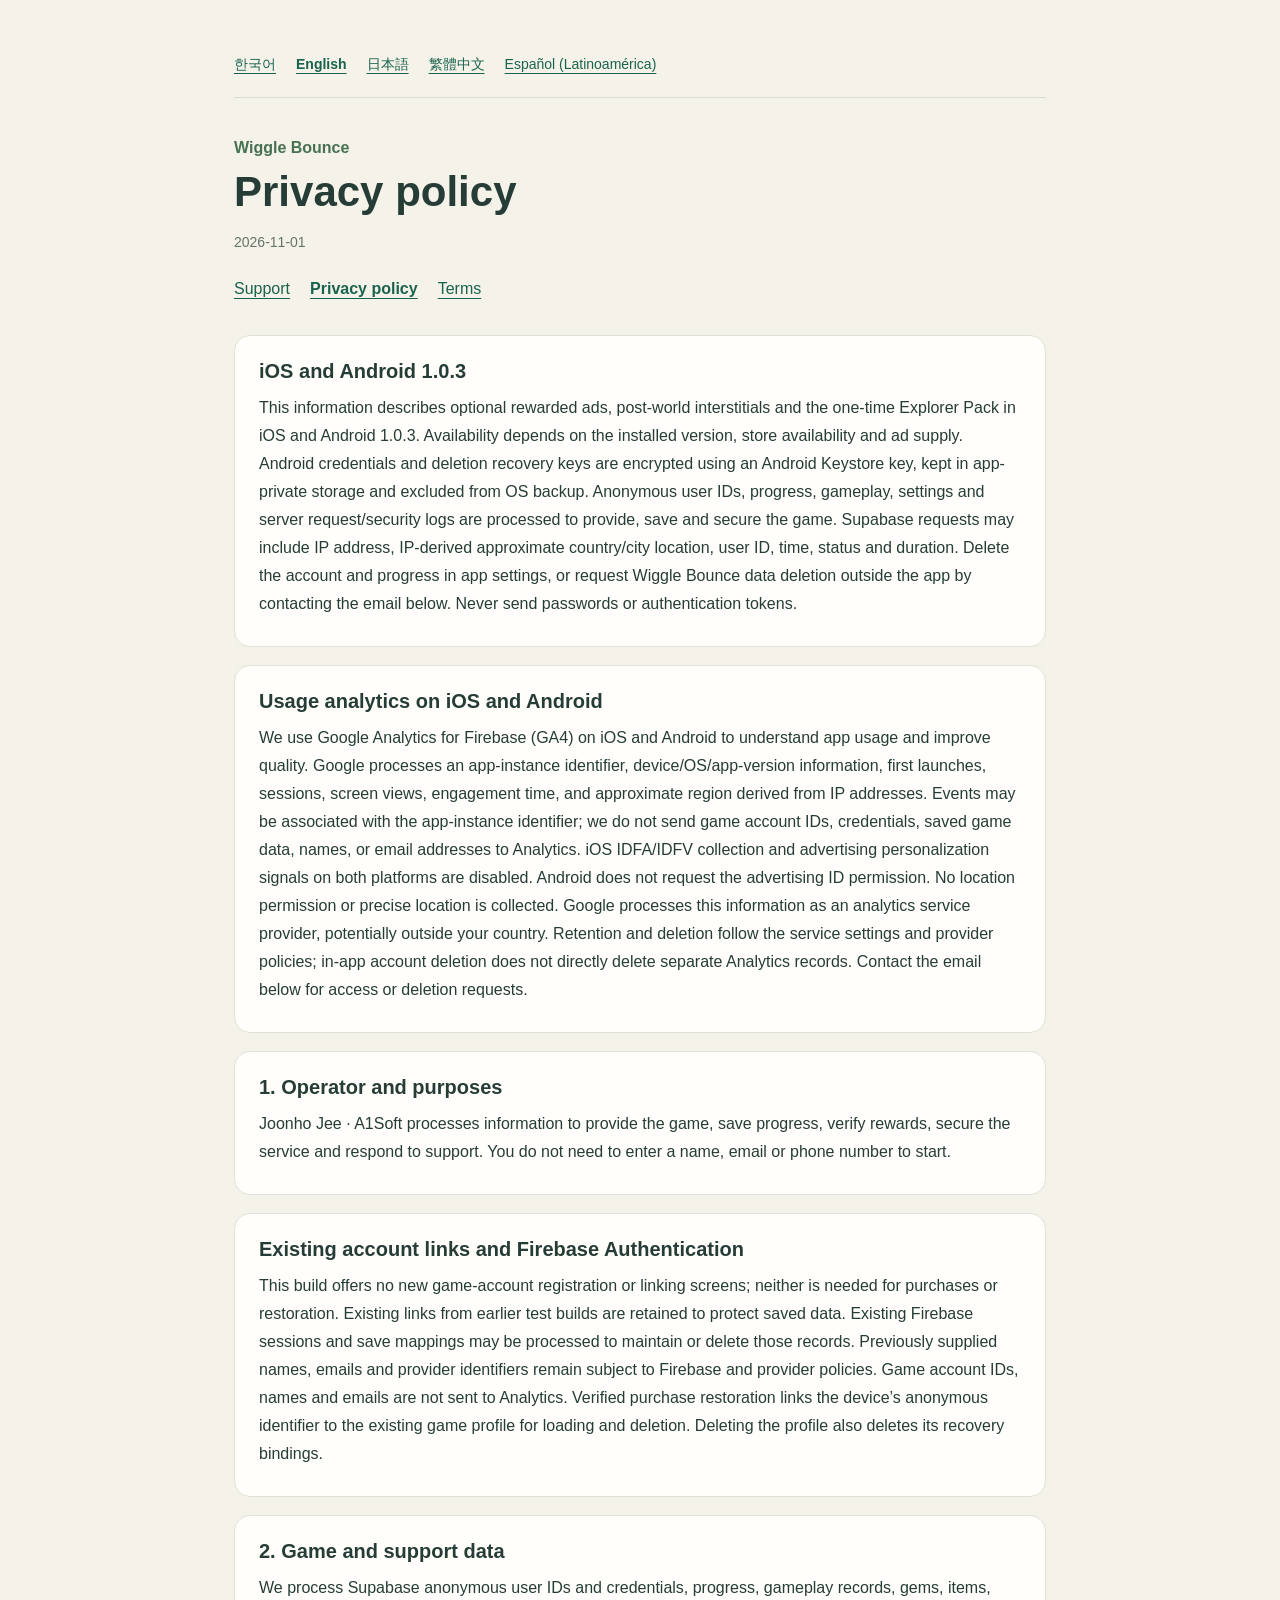
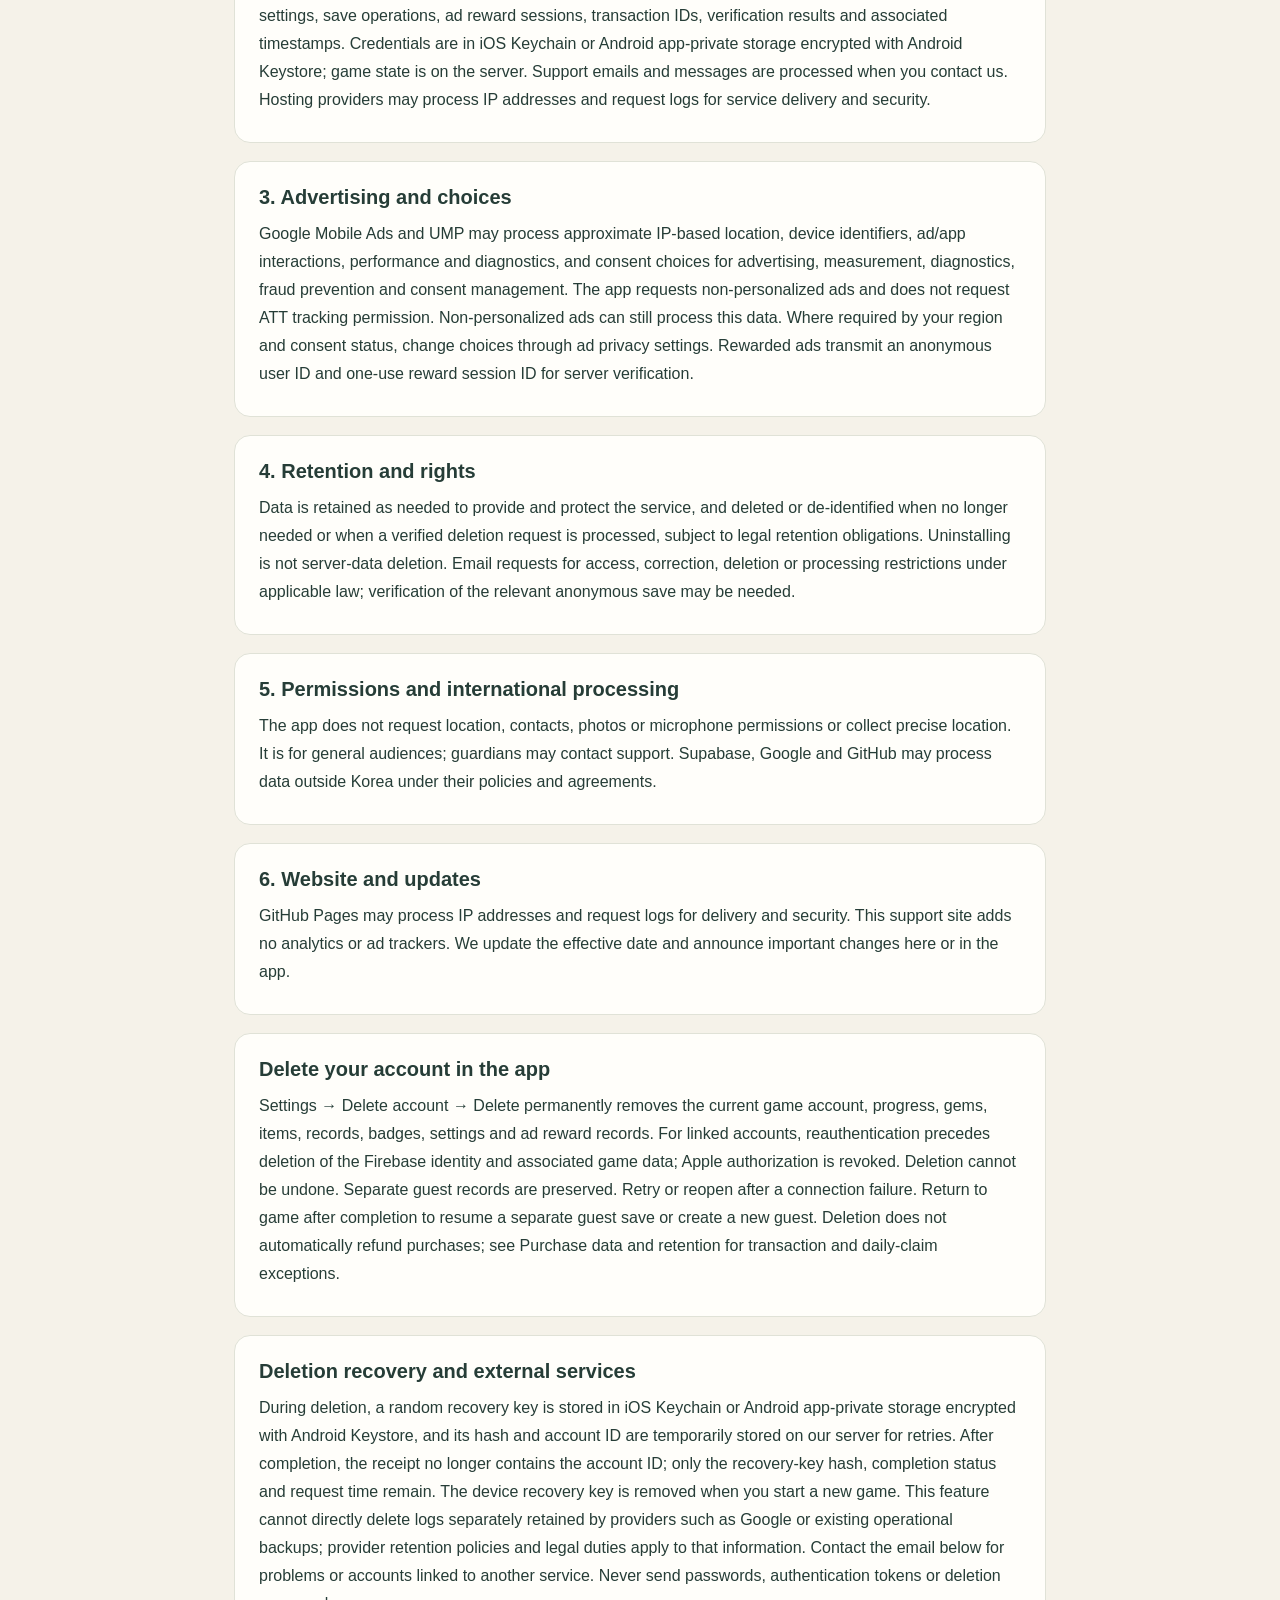
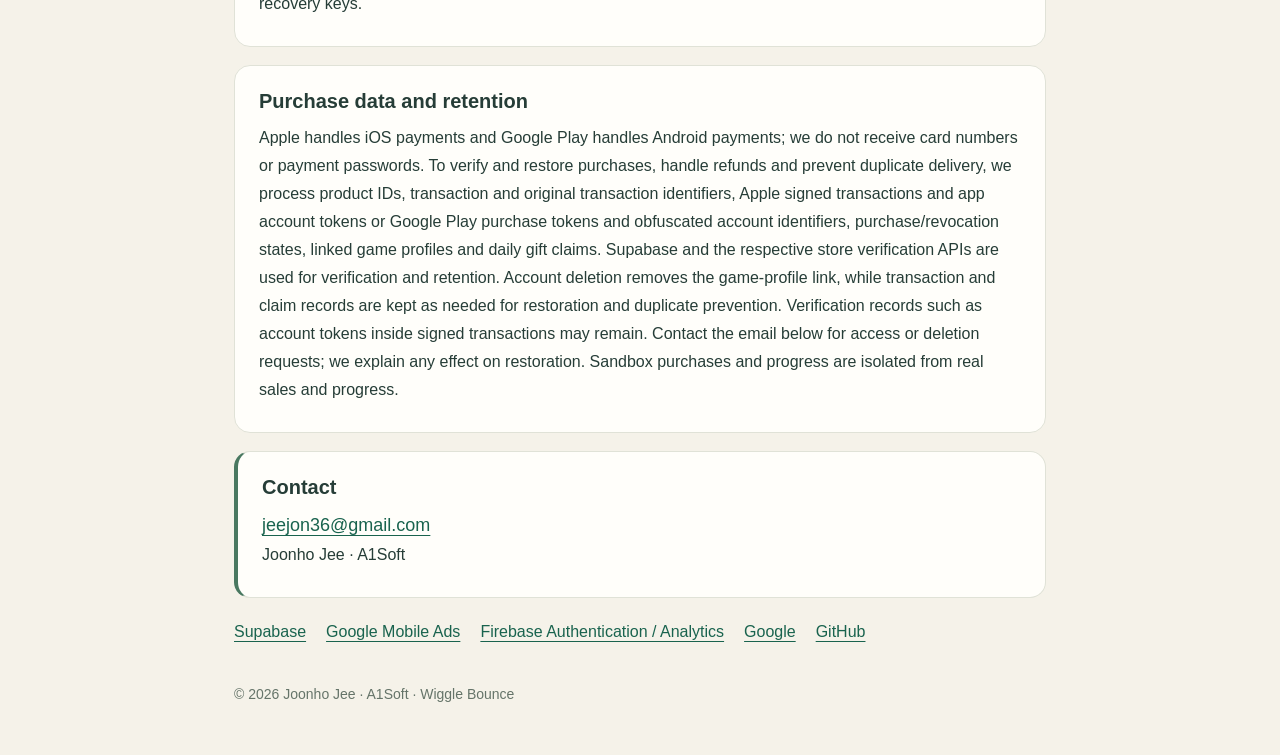
<file: wiggle-bounce/privacy/index.html>
<!doctype html>
<html lang="en"><head><meta charset="utf-8"><meta name="viewport" content="width=device-width,initial-scale=1"><meta name="description" content="Wiggle Bounce — support, privacy and usage information"><title>Wiggle Bounce · Privacy policy</title><script>const languages=["ko","en","ja","zh-Hant","es-419"];let language=new URLSearchParams(location.search).get('lang');if(!languages.includes(language)){const n=navigator.language.toLowerCase();language=n.startsWith('ko')?'ko':n.startsWith('ja')?'ja':n.startsWith('zh')?'zh-Hant':n.startsWith('es')?'es-419':'en';}document.documentElement.lang=language;</script><link rel="stylesheet" href="../style.css"></head><body><main><nav class="languages" aria-label="Language"><a lang="ko" href="?lang=ko">한국어</a><a lang="en" href="?lang=en">English</a><a lang="ja" href="?lang=ja">日本語</a><a lang="zh-Hant" href="?lang=zh-Hant">繁體中文</a><a lang="es-419" href="?lang=es-419">Español (Latinoamérica)</a></nav><article data-lang="ko" lang="ko"><p class="brand">꿈틀이 바운스</p><h1>개인정보처리방침</h1><p class="date">2026-11-01</p><nav aria-label="꿈틀이 바운스"><a  href="../?lang=ko">고객지원</a><a aria-current="page" href="../privacy/?lang=ko">개인정보처리방침</a><a  href="../terms/?lang=ko">이용약관</a></nav><section><h2>iOS·Android 1.0.3 안내</h2><p>이 문서는 iOS·Android 1.0.3의 선택형 보상 광고, 월드 완료 후 전면 광고와 일회성 탐험팩을 설명합니다. 실제 이용 가능 여부는 설치한 버전, 스토어 판매 상태와 광고 제공 상황에 따라 달라집니다. Android 인증 정보와 삭제 복구 키는 Android Keystore 키로 암호화하여 앱 전용 저장소에 보관하며 OS 백업에서 제외합니다. 익명 사용자 ID, 진행도·플레이 기록·설정 및 서버 요청·보안 로그는 게임 제공과 저장·보안을 위해 처리합니다. Supabase 서버 요청에는 IP 주소와 IP 기반 국가·도시 수준의 대략적 위치, 사용자 ID, 요청 시각·상태·소요 시간 등이 포함될 수 있습니다. 서버 진행도와 계정은 설정의 계정 삭제에서 삭제할 수 있고, 앱 밖에서는 아래 이메일로 꿈틀이 바운스 데이터 삭제를 요청할 수 있습니다. 비밀번호나 인증 토큰을 보내지 마세요.</p></section><section><h2>iOS·Android 이용 분석</h2><p>iOS와 Android에서 Google Analytics for Firebase(GA4)를 사용하여 앱 이용 현황을 분석하고 품질을 개선합니다. Google은 앱 인스턴스 식별자, 기기·운영체제·앱 버전 정보, 첫 실행·세션·화면 조회·이용 시간과 IP 주소에서 파생되는 대략적 지역 정보를 처리합니다. 분석 이벤트는 앱 인스턴스 식별자와 연결될 수 있으나 게임 계정 ID, 인증 정보, 저장 데이터, 이름 또는 이메일을 Analytics에 보내지 않습니다. iOS의 IDFA·IDFV 수집과 두 플랫폼의 광고 개인 맞춤 신호는 비활성화합니다. Android는 광고 ID 권한을 요청하지 않습니다. 위치 권한을 요청하거나 정밀 위치를 수집하지 않습니다. Google은 분석 서비스 제공자로서 정보를 처리하며 국외 처리가 발생할 수 있습니다. 보관·삭제는 분석 서비스의 설정과 제공자 정책에 따르며, 앱의 계정 삭제가 별도 Analytics 기록을 직접 삭제하지는 않습니다. 관련 열람·삭제 문의는 아래 이메일로 접수합니다.</p></section><section><h2>1. 운영자와 처리 목적</h2><p>지준호(Joonho Jee) · A1Soft는 게임 제공, 진행도 저장, 공정한 보상 지급, 보안 및 문의 대응을 위해 아래 정보를 처리합니다. 별도의 이름·전화번호·이메일 입력 없이 게임을 시작할 수 있습니다.</p></section><section><h2>기존 계정 연결과 Firebase Authentication</h2><p>이 빌드는 신규 게임 계정 연결·회원가입 화면을 제공하지 않으며, 구매·복원에도 필요하지 않습니다. 이전 테스트 빌드에서 이미 연결한 기록은 보호하며, 기존 Firebase 로그인 세션과 저장 연결은 해당 기록 유지·삭제를 위해 처리될 수 있습니다. 기존에 제공한 이름·이메일·제공자 식별자에는 Firebase와 해당 제공자의 정책이 적용됩니다. 게임 계정 ID·이름·이메일을 Analytics에 보내지 않습니다. 검증된 구매 복원으로 기기의 익명 식별자와 기존 게임 기록을 연결하며, 이 연결은 기록 불러오기와 삭제에 사용합니다. 기록 삭제 시 해당 복원 연결도 삭제합니다.</p></section><section><h2>2. 게임과 지원 정보</h2><p>Supabase 익명 사용자 ID와 인증 정보, 진행도·플레이 기록·보석·아이템·설정, 저장 변경 내역, 광고 보상 세션·거래 ID·검증 결과 및 관련 시각을 처리합니다. 인증 정보는 iOS Keychain 또는 Android Keystore로 암호화한 앱 전용 저장소에, 게임 상태는 서버에 저장합니다. 지원 요청 시 이용자가 보낸 이메일과 문의 내용을 처리합니다. 서버 제공자는 서비스 제공·보안을 위해 IP 주소 및 요청 로그를 처리할 수 있습니다.</p></section><section><h2>3. 광고·동의와 외부 서비스</h2><p>Google Mobile Ads 및 UMP는 광고 제공·측정·진단·부정 이용 방지·동의 관리를 위해 IP 기반 대략적 위치, 기기 식별자, 광고/앱 상호작용, 성능·진단 정보와 동의 선택을 처리할 수 있습니다. 앱은 비개인맞춤 광고를 요청하며 ATT 추적 권한을 요청하지 않습니다. 비개인맞춤 광고도 위 정보를 처리할 수 있습니다. 지역과 동의 상태에 따라 설정의 광고 개인정보 메뉴에서 선택을 변경할 수 있습니다. 보상 광고에는 익명 사용자 ID와 일회성 보상 세션 ID가 전달되어 서버 검증에 사용됩니다.</p></section><section><h2>4. 보관·권리·삭제</h2><p>서비스 제공과 보안에 필요한 기간 보관하고, 더 이상 필요하지 않거나 확인된 삭제 요청을 처리하면 삭제 또는 비식별화합니다. 법령에 따른 보관 의무가 있으면 그 기간을 따릅니다. 앱 삭제는 서버 데이터 삭제가 아닙니다. 적용 법률에 따른 열람·정정·삭제·처리 제한 요청은 아래 이메일로 보내 주세요. 익명 저장과의 관계 확인이 필요할 수 있습니다.</p></section><section><h2>5. 권한·국외 처리·아동</h2><p>앱은 위치·연락처·사진·마이크 권한을 요청하지 않으며 정밀 위치 수집 기능이 없습니다. 일반 이용자를 위한 게임으로 보호자도 데이터 관련 문의를 할 수 있습니다. Supabase, Google 및 GitHub는 각 정책과 계약에 따라 한국 외 국가에서 정보를 처리할 수 있습니다.</p></section><section><h2>6. 지원 웹사이트와 변경</h2><p>GitHub Pages는 사이트 제공과 보안을 위해 IP 주소와 요청 로그를 처리할 수 있습니다. 이 지원 사이트에 별도 분석·광고 추적 코드는 없습니다. 방침 변경 시 시행일을 갱신하고 중요한 변경을 이 페이지 또는 앱에서 안내합니다.</p></section><section><h2>앱에서 계정 삭제</h2><p>설정 → 계정 삭제 → 영구 삭제에서 현재 게임 계정의 진행도·보석·아이템·기록·배지·설정과 광고 보상 기록을 삭제합니다. 연결된 계정은 재인증 후 Firebase 로그인 계정과 연결된 게임 데이터를 삭제하고 Apple 연결은 승인을 철회합니다. 삭제는 되돌릴 수 없습니다. 별도로 보관된 다른 게스트 기록은 유지합니다. 연결 오류 시 재시도하거나 앱을 다시 열어 삭제를 계속할 수 있습니다. 완료 후 게임으로 돌아가면 보관된 게스트로 돌아가거나 새 게스트를 만듭니다. 삭제가 구매를 자동 환불하지는 않으며 거래·일일 수령 기록의 보관 예외는 앱 내 구입 정보 항목을 확인하세요.</p></section><section><h2>삭제 복구와 외부 서비스</h2><p>삭제 중에는 재시도를 위해 무작위 복구 키를 iOS Keychain 또는 Android Keystore로 암호화한 앱 전용 저장소에, 그 해시와 계정 ID를 서버에 임시 보관합니다. 삭제 완료 후 서버 영수증에서 계정 ID를 제거하고 복구 키의 해시와 완료 여부·요청 시각만 남깁니다. 기기의 복구 키는 삭제 완료 후 게임으로 돌아갈 때 제거합니다. 이 기능으로 Google 등 외부 제공자의 별도 보관 로그나 이미 생성된 운영 백업을 직접 삭제할 수는 없으며, 해당 정보에는 제공자의 보관 정책과 법적 의무가 적용됩니다. 문제가 있거나 다른 서비스에 연결된 계정은 아래 이메일로 문의해 주세요. 비밀번호·인증 토큰·삭제 복구 키는 보내지 마세요.</p></section><section><h2>앱 내 구입 정보와 보관</h2><p>iOS는 Apple, Android는 Google Play가 결제를 처리하며 앱 운영자는 카드번호나 결제 비밀번호를 받지 않습니다. 구매 확인·복원·환불 처리와 중복 지급 방지를 위해 상품 ID, 거래·원거래 식별자, Apple의 서명된 거래·앱 계정 토큰 또는 Google Play 구매 토큰·가림처리한 계정 식별자, 구매·취소 상태, 게임 기록과의 연결 및 일일 선물 수령 기록을 처리합니다. 서버 검증과 기록 보관에는 Supabase 및 각 스토어의 검증 API를 사용합니다. 계정 삭제 시 게임 기록 연결을 해제하되 구매 복원·중복 지급 방지에 필요한 거래·수령 기록은 해당 기능 제공에 필요한 동안 유지합니다. 서명된 거래의 앱 계정 토큰 등 검증 기록이 남을 수 있습니다. 열람·삭제 요청은 아래 이메일로 접수하며 삭제 시 구매 복원에 미치는 영향을 안내합니다. Sandbox 시험 구매와 진행도는 실제 판매·진행도와 분리됩니다.</p></section><section class="contact"><h2>문의</h2><a href="mailto:jeejon36@gmail.com">jeejon36@gmail.com</a><p>Joonho Jee · A1Soft</p></section></article>
<article data-lang="en" lang="en"><p class="brand">Wiggle Bounce</p><h1>Privacy policy</h1><p class="date">2026-11-01</p><nav aria-label="Wiggle Bounce"><a  href="../?lang=en">Support</a><a aria-current="page" href="../privacy/?lang=en">Privacy policy</a><a  href="../terms/?lang=en">Terms</a></nav><section><h2>iOS and Android 1.0.3</h2><p>This information describes optional rewarded ads, post-world interstitials and the one-time Explorer Pack in iOS and Android 1.0.3. Availability depends on the installed version, store availability and ad supply. Android credentials and deletion recovery keys are encrypted using an Android Keystore key, kept in app-private storage and excluded from OS backup. Anonymous user IDs, progress, gameplay, settings and server request/security logs are processed to provide, save and secure the game. Supabase requests may include IP address, IP-derived approximate country/city location, user ID, time, status and duration. Delete the account and progress in app settings, or request Wiggle Bounce data deletion outside the app by contacting the email below. Never send passwords or authentication tokens.</p></section><section><h2>Usage analytics on iOS and Android</h2><p>We use Google Analytics for Firebase (GA4) on iOS and Android to understand app usage and improve quality. Google processes an app-instance identifier, device/OS/app-version information, first launches, sessions, screen views, engagement time, and approximate region derived from IP addresses. Events may be associated with the app-instance identifier; we do not send game account IDs, credentials, saved game data, names, or email addresses to Analytics. iOS IDFA/IDFV collection and advertising personalization signals on both platforms are disabled. Android does not request the advertising ID permission. No location permission or precise location is collected. Google processes this information as an analytics service provider, potentially outside your country. Retention and deletion follow the service settings and provider policies; in-app account deletion does not directly delete separate Analytics records. Contact the email below for access or deletion requests.</p></section><section><h2>1. Operator and purposes</h2><p>Joonho Jee · A1Soft processes information to provide the game, save progress, verify rewards, secure the service and respond to support. You do not need to enter a name, email or phone number to start.</p></section><section><h2>Existing account links and Firebase Authentication</h2><p>This build offers no new game-account registration or linking screens; neither is needed for purchases or restoration. Existing links from earlier test builds are retained to protect saved data. Existing Firebase sessions and save mappings may be processed to maintain or delete those records. Previously supplied names, emails and provider identifiers remain subject to Firebase and provider policies. Game account IDs, names and emails are not sent to Analytics. Verified purchase restoration links the device’s anonymous identifier to the existing game profile for loading and deletion. Deleting the profile also deletes its recovery bindings.</p></section><section><h2>2. Game and support data</h2><p>We process Supabase anonymous user IDs and credentials, progress, gameplay records, gems, items, settings, save operations, ad reward sessions, transaction IDs, verification results and associated timestamps. Credentials are in iOS Keychain or Android app-private storage encrypted with Android Keystore; game state is on the server. Support emails and messages are processed when you contact us. Hosting providers may process IP addresses and request logs for service delivery and security.</p></section><section><h2>3. Advertising and choices</h2><p>Google Mobile Ads and UMP may process approximate IP-based location, device identifiers, ad/app interactions, performance and diagnostics, and consent choices for advertising, measurement, diagnostics, fraud prevention and consent management. The app requests non-personalized ads and does not request ATT tracking permission. Non-personalized ads can still process this data. Where required by your region and consent status, change choices through ad privacy settings. Rewarded ads transmit an anonymous user ID and one-use reward session ID for server verification.</p></section><section><h2>4. Retention and rights</h2><p>Data is retained as needed to provide and protect the service, and deleted or de-identified when no longer needed or when a verified deletion request is processed, subject to legal retention obligations. Uninstalling is not server-data deletion. Email requests for access, correction, deletion or processing restrictions under applicable law; verification of the relevant anonymous save may be needed.</p></section><section><h2>5. Permissions and international processing</h2><p>The app does not request location, contacts, photos or microphone permissions or collect precise location. It is for general audiences; guardians may contact support. Supabase, Google and GitHub may process data outside Korea under their policies and agreements.</p></section><section><h2>6. Website and updates</h2><p>GitHub Pages may process IP addresses and request logs for delivery and security. This support site adds no analytics or ad trackers. We update the effective date and announce important changes here or in the app.</p></section><section><h2>Delete your account in the app</h2><p>Settings → Delete account → Delete permanently removes the current game account, progress, gems, items, records, badges, settings and ad reward records. For linked accounts, reauthentication precedes deletion of the Firebase identity and associated game data; Apple authorization is revoked. Deletion cannot be undone. Separate guest records are preserved. Retry or reopen after a connection failure. Return to game after completion to resume a separate guest save or create a new guest. Deletion does not automatically refund purchases; see Purchase data and retention for transaction and daily-claim exceptions.</p></section><section><h2>Deletion recovery and external services</h2><p>During deletion, a random recovery key is stored in iOS Keychain or Android app-private storage encrypted with Android Keystore, and its hash and account ID are temporarily stored on our server for retries. After completion, the receipt no longer contains the account ID; only the recovery-key hash, completion status and request time remain. The device recovery key is removed when you start a new game. This feature cannot directly delete logs separately retained by providers such as Google or existing operational backups; provider retention policies and legal duties apply to that information. Contact the email below for problems or accounts linked to another service. Never send passwords, authentication tokens or deletion recovery keys.</p></section><section><h2>Purchase data and retention</h2><p>Apple handles iOS payments and Google Play handles Android payments; we do not receive card numbers or payment passwords. To verify and restore purchases, handle refunds and prevent duplicate delivery, we process product IDs, transaction and original transaction identifiers, Apple signed transactions and app account tokens or Google Play purchase tokens and obfuscated account identifiers, purchase/revocation states, linked game profiles and daily gift claims. Supabase and the respective store verification APIs are used for verification and retention. Account deletion removes the game-profile link, while transaction and claim records are kept as needed for restoration and duplicate prevention. Verification records such as account tokens inside signed transactions may remain. Contact the email below for access or deletion requests; we explain any effect on restoration. Sandbox purchases and progress are isolated from real sales and progress.</p></section><section class="contact"><h2>Contact</h2><a href="mailto:jeejon36@gmail.com">jeejon36@gmail.com</a><p>Joonho Jee · A1Soft</p></section></article>
<article data-lang="ja" lang="ja"><p class="brand">くねくねバウンス</p><h1>プライバシーポリシー</h1><p class="date">2026-11-01</p><nav aria-label="くねくねバウンス"><a  href="../?lang=ja">サポート</a><a aria-current="page" href="../privacy/?lang=ja">プライバシーポリシー</a><a  href="../terms/?lang=ja">利用規約</a></nav><section><h2>iOS・Android 1.0.3について</h2><p>この案内はiOS・Android 1.0.3の任意のリワード広告、ワールド終了後の全画面広告、買い切りの安心探検パックを説明します。利用可否はインストール済みのバージョン、ストアの販売状況、広告配信状況により異なります。Androidの認証情報と削除復旧キーはAndroid Keystoreのキーで暗号化し、アプリ専用領域に保存し、OSバックアップから除外します。匿名ユーザーID、進行状況、プレイ記録、設定、サーバーのリクエスト・セキュリティログをゲームの提供・保存・保護のために処理します。SupabaseへのリクエストにはIPアドレス、IPに基づく国・都市単位のおおよその位置、ユーザーID、時刻、状態、所要時間が含まれる場合があります。設定からアカウントと進行状況を削除でき、アプリ外からは下記メールでデータ削除を依頼できます。パスワードや認証トークンは送らないでください。</p></section><section><h2>iOS・Androidの利用状況分析</h2><p>iOSとAndroidで、利用状況の把握と品質改善のためGoogle Analytics for Firebase（GA4）を使用します。Googleはアプリインスタンス識別子、端末・OS・アプリ版の情報、初回起動・セッション・画面表示・利用時間、IPアドレスから推定する大まかな地域を処理します。イベントはアプリインスタンス識別子に関連付けられる場合がありますが、ゲームアカウントID、認証情報、セーブデータ、氏名、メールアドレスをAnalyticsには送信しません。iOSのIDFA・IDFV収集と両プラットフォームの広告パーソナライズ信号は無効です。Androidでは広告ID権限を要求しません。位置情報の許可を求めず、正確な位置は収集しません。Googleは分析サービス提供者として処理し、国外で処理される場合があります。保存・削除にはサービス設定と提供者の方針が適用され、アプリ内のアカウント削除で別途保管されたAnalytics記録を直接削除することはできません。開示・削除については下記メールへお問い合わせください。</p></section><section><h2>運営者と処理情報</h2><p>Joonho Jee · A1Softはゲーム提供、保存、報酬確認、不正防止、サポートのため、匿名ユーザーID・認証情報・進行・記録・宝石・アイテム・設定・保存操作・広告セッション・取引ID・検証結果・時刻を処理します。開始時に氏名や連絡先の入力は不要です。お問い合わせのメールと内容も処理します。</p></section><section><h2>既存のアカウント連携とFirebase Authentication</h2><p>このビルドに新規ゲームアカウント登録・連携画面はなく、購入・復元にも不要です。以前のテストビルドで連携した記録は保護し、既存のFirebaseセッションと保存の対応情報は記録の維持・削除のため処理する場合があります。以前提供された氏名・メール・提供者識別子にはFirebaseと提供者の方針が適用されます。ゲームアカウントID・氏名・メールはAnalyticsに送りません。 検証済み購入の復元で端末の匿名識別子を既存のゲーム記録に紐づけ、読み込みと削除に使用します。記録の削除時に復元の紐づけも削除します。</p></section><section><h2>外部サービスと広告</h2><p>Supabaseは匿名認証と保存を提供します。Google Mobile Ads/UMPは配信・測定・診断・不正防止・同意管理のため、IPに基づく大まかな位置、端末識別子、広告/アプリ操作、性能・診断情報、同意選択を処理する場合があります。非パーソナライズ広告を要求し、ATT追跡許可は要求しませんが、上記情報の処理はあり得ます。地域と同意状態に応じ設定で広告プライバシーを変更できます。報酬検証には匿名IDと一回限りのセッションIDを送ります。</p></section><section><h2>保管・権利・国外処理</h2><p>必要な期間保管し、不要時や確認済みの削除依頼で削除または非識別化します。法定保存義務は適用されます。開示・訂正・削除・処理制限はメールでご相談ください。アプリ削除はサーバーデータ削除ではありません。提供者は各方針に従い韓国外で処理する場合があります。</p></section><section><h2>権限とサイト</h2><p>位置・連絡先・写真・マイク権限や精密位置収集はありません。一般利用者向けで保護者もお問い合わせできます。GitHub Pages等は配信と安全のためIP・要求ログを処理する場合があります。本サイト独自の解析・広告追跡はありません。変更時に施行日を更新します。</p></section><section><h2>アプリ内でのアカウント削除</h2><p>設定 → アカウント削除 → 完全に削除で、現在のゲームアカウントと進行、宝石、アイテム、記録、バッジ、設定、広告報酬記録を削除します。連携済みの場合は再認証後、Firebaseアカウントと関連データを削除し、Appleの認可を取り消します。元に戻せません。別のゲスト記録は保持します。接続エラー時は再試行またはアプリを開き直してください。完了後にゲームへ戻ると別のゲスト記録を再開するか新規ゲストを作成します。自動返金はされません。取引・日次受領記録の保管例外は購入データ項目をご確認ください。</p></section><section><h2>削除の再開と外部サービス</h2><p>削除中は再試行のため、ランダムな復旧キーをiOS KeychainまたはAndroid Keystoreで暗号化したアプリ専用領域に、そのハッシュとアカウントIDをサーバーに一時保管します。完了後はサーバーの受領記録からアカウントIDを除き、キーのハッシュ、完了状態、要求日時のみを残します。端末のキーは削除完了後にゲームへ戻る際に削除します。Google等が別途保管するログや既存の運用バックアップをこの機能で直接削除することはできず、提供者の保管方針と法的義務が適用されます。問題や他サービスに関連付けられたアカウントについては、下記メールにお問い合わせください。パスワード、認証トークン、削除復旧キーは送らないでください。</p></section><section><h2>購入データと保管</h2><p>iOSはApple、AndroidはGoogle Playが決済を処理し、運営者はカード番号や決済パスワードを受け取りません。購入確認・復元・返金対応・重複付与防止のため、商品ID、取引・元取引の識別子、Appleの署名済み取引・アプリアカウントトークン、またはGoogle Play購入トークン・難読化したアカウント識別子、購入・取消状態、ゲーム記録との関連、毎日のギフト受領履歴を処理します。Supabaseと各ストアの検証APIを使用します。アカウント削除時はゲーム記録との関連を解除しますが、復元・重複防止に必要な取引・受領履歴は機能提供に必要な期間保持します。署名済み取引内のアカウントトークンなどの検証記録が残る場合があります。閲覧・削除は下記メールへご連絡ください。復元への影響をご案内します。Sandboxの試験購入・進行は実際の販売・進行と分離します。</p></section><section class="contact"><h2>お問い合わせ</h2><a href="mailto:jeejon36@gmail.com">jeejon36@gmail.com</a><p>Joonho Jee · A1Soft</p></section></article>
<article data-lang="zh-Hant" lang="zh-Hant"><p class="brand">扭扭彈跳</p><h1>隱私權政策</h1><p class="date">2026-11-01</p><nav aria-label="扭扭彈跳"><a  href="../?lang=zh-Hant">支援</a><a aria-current="page" href="../privacy/?lang=zh-Hant">隱私權政策</a><a  href="../terms/?lang=zh-Hant">使用條款</a></nav><section><h2>iOS・Android 1.0.3說明</h2><p>本說明涵蓋iOS與Android 1.0.3的選擇性獎勵廣告、世界通關後的插頁廣告及一次購買的安心探險包。實際可用情況取決於安裝版本、商店販售狀態與廣告供應。Android認證資料與刪除復原金鑰使用Android Keystore金鑰加密，存放於App專用儲存空間並排除OS備份。匿名使用者ID、進度、遊戲紀錄、設定及伺服器請求與安全日誌用於提供、儲存及保護遊戲。Supabase請求可能包含IP位址、由IP推測的國家或城市層級概略位置、使用者ID、時間、狀態與耗時。可在App設定刪除帳號與進度，或透過下方電子郵件從App外申請刪除資料。請勿寄送密碼或認證權杖。</p></section><section><h2>iOS與Android使用分析</h2><p>我們在iOS與Android使用Google Analytics for Firebase（GA4）了解App使用情況並改善品質。Google會處理App執行個體識別碼、裝置／作業系統／App版本資訊、首次開啟、工作階段、畫面瀏覽、使用時間及由IP位址推測的大概地區。事件可能與App執行個體識別碼連結；我們不會向Analytics傳送遊戲帳號ID、認證資料、存檔、姓名或電子郵件。已停用iOS的IDFA／IDFV收集及兩個平台的廣告個人化訊號。Android不要求廣告ID權限。不要求位置權限或收集精確位置。Google作為分析服務提供者處理資料，可能於境外處理。保存與刪除依服務設定及提供者政策；App內刪除帳號不會直接刪除獨立的Analytics紀錄。如需查閱或刪除，請聯絡下方電子郵件。</p></section><section><h2>營運者與資料</h2><p>Joonho Jee · A1Soft為提供遊戲、存檔、驗證獎勵、安全及支援，處理匿名ID、認證資料、進度、遊戲紀錄、寶石、道具、設定、存檔操作、廣告工作階段、交易ID、驗證結果與時間。開始遊戲不需輸入姓名或聯絡方式。聯絡時會處理您的電子郵件與內容。</p></section><section><h2>既有帳號連結與Firebase Authentication</h2><p>此版本不提供新的遊戲帳號註冊或連結畫面，購買及恢復也不需要。先前測試版本已連結的紀錄會保留，以保護存檔。既有 Firebase 工作階段及存檔關聯可能用於維護或刪除紀錄。先前提供的姓名、電子郵件及提供者識別碼適用 Firebase 與提供者政策。不會將遊戲帳號 ID、姓名或電子郵件傳送至 Analytics。 經驗證的購買恢復會將裝置的匿名識別碼連結至既有遊戲紀錄，供載入與刪除使用。刪除紀錄時也會刪除恢復關聯。</p></section><section><h2>廣告與外部服務</h2><p>Supabase提供匿名認證與存檔。Google Mobile Ads及UMP可能為投放、衡量、診斷、防弊與同意管理處理IP推測的大概位置、裝置識別碼、廣告/App互動、效能診斷及同意選擇。App請求非個人化廣告且不要求ATT追蹤權限，但仍可能處理上述資料。依地區和同意狀態可在設定更改廣告隱私選擇。獎勵驗證會傳送匿名ID和一次性工作階段ID。</p></section><section><h2>保存與權利</h2><p>在提供與保護服務所需期間保存，無需使用或完成已驗證的刪除申請時刪除或去識別化；法定保存義務仍適用。移除App不等同刪除伺服器資料。可透過電子郵件依適用法律申請查閱、更正、刪除或限制處理，可能需驗證存檔關係。服務商依政策可能在韓國以外處理資料。</p></section><section><h2>權限、網站與變更</h2><p>不要求位置、聯絡人、照片、麥克風權限，也不收集精確位置。面向一般使用者，監護人也可聯絡。GitHub Pages等可能為網站與安全處理IP及請求紀錄；本站無額外分析或廣告追蹤。重要變更會公告並更新日期。</p></section><section><h2>在App內刪除帳號</h2><p>設定 → 刪除帳號 → 永久刪除會移除目前遊戲帳號及進度、寶石、道具、紀錄、徽章、設定和廣告獎勵紀錄。已連結帳號會先重新驗證，再刪除Firebase帳號及相關遊戲資料，並撤銷Apple授權。刪除無法復原。另存的訪客紀錄會保留。連線失敗時可重試或重新開啟App。完成後返回遊戲會繼續另一個訪客存檔或建立新訪客。刪除不會自動退款；交易及每日領取紀錄的保存例外請參閱購買資料項目。</p></section><section><h2>刪除復原與外部服務</h2><p>刪除期間，為了重試，iOS Keychain或以Android Keystore加密的App專用儲存空間會儲存隨機復原金鑰，伺服器會暫存其雜湊與帳號ID。完成後會從伺服器收據移除帳號ID，只保留金鑰雜湊、完成狀態及請求時間。開始新遊戲時會移除裝置上的復原金鑰。此功能無法直接刪除Google等供應商另外保留的日誌或既有營運備份，該類資料適用供應商保存政策與法定義務。如有問題或帳號與其他服務連結，請聯絡下方電子郵件。請勿寄送密碼、認證權杖或刪除復原金鑰。</p></section><section><h2>購買資料與保存</h2><p>iOS由Apple處理付款，Android由Google Play處理；營運者不接收卡號或付款密碼。為驗證、恢復購買、處理退款及防止重複發放，我們處理商品ID、交易及原始交易識別子、Apple已簽署交易與App帳號權杖，或Google Play購買權杖與模糊處理的帳號識別子、購買及撤銷狀態、遊戲紀錄關聯與每日領取紀錄，並使用Supabase和各商店的驗證API。刪除帳號會解除遊戲紀錄關聯，但交易及領取紀錄在提供恢復與防重複功能所需期間內保留。簽署交易中的帳號權杖等驗證紀錄可能仍存在。如需查閱或刪除請聯絡下方電子郵件，我們會說明對恢復購買的影響。Sandbox試購及進度與實際購買及進度分開。</p></section><section class="contact"><h2>聯絡</h2><a href="mailto:jeejon36@gmail.com">jeejon36@gmail.com</a><p>Joonho Jee · A1Soft</p></section></article>
<article data-lang="es-419" lang="es-419"><p class="brand">Gusanitos: Rebote</p><h1>Privacidad</h1><p class="date">2026-11-01</p><nav aria-label="Gusanitos: Rebote"><a  href="../?lang=es-419">Soporte</a><a aria-current="page" href="../privacy/?lang=es-419">Privacidad</a><a  href="../terms/?lang=es-419">Términos</a></nav><section><h2>iOS y Android 1.0.3</h2><p>Esta información describe anuncios con recompensa opcionales, anuncios tras completar mundos y el Paquete de explorador de compra única en iOS y Android 1.0.3. La disponibilidad depende de la versión instalada, la venta en cada tienda y la oferta de anuncios. Las credenciales y claves de recuperación de eliminación de Android se cifran con una clave de Android Keystore, se guardan en almacenamiento privado y se excluyen de copias de seguridad del sistema. Procesamos ID anónimo, progreso, partidas, ajustes y registros de solicitudes y seguridad del servidor para prestar, guardar y proteger el juego. Las solicitudes a Supabase pueden incluir IP, ubicación aproximada de país/ciudad derivada de IP, ID de usuario, hora, estado y duración. Puedes eliminar la cuenta y progreso desde ajustes o solicitar la eliminación fuera de la app al correo indicado abajo. Nunca envíes contraseñas ni tokens.</p></section><section><h2>Analítica de uso en iOS y Android</h2><p>Usamos Google Analytics for Firebase (GA4) en iOS y Android para comprender el uso y mejorar la calidad. Google procesa un identificador de instancia de la app, información de dispositivo, sistema y versión, primeras aperturas, sesiones, vistas de pantalla, tiempo de interacción y región aproximada derivada de la IP. Los eventos pueden vincularse al identificador de instancia; no enviamos a Analytics IDs de cuentas del juego, credenciales, partidas guardadas, nombres ni correos. Se desactivan la recopilación de IDFA/IDFV en iOS y las señales de personalización publicitaria en ambas plataformas. Android no solicita permiso de ID de publicidad. No se solicitan permisos de ubicación ni se recopila ubicación precisa. Google actúa como proveedor de analítica y puede procesar datos fuera de tu país. La conservación y eliminación dependen de la configuración y políticas del proveedor; eliminar la cuenta desde la app no borra directamente los registros separados de Analytics. Para acceso o eliminación, contacta al correo indicado abajo.</p></section><section><h2>Responsable y datos</h2><p>Joonho Jee · A1Soft procesa IDs anónimos, credenciales, progreso, partidas, gemas, objetos, ajustes, operaciones de guardado, sesiones y transacciones de anuncios, verificaciones y fechas para prestar el juego, guardar, validar recompensas, seguridad y soporte. No pedimos nombre ni contacto para empezar. Procesamos el correo y contenido de tus consultas.</p></section><section><h2>Vínculos existentes y Firebase Authentication</h2><p>Esta versión no ofrece pantallas para registrar ni vincular nuevas cuentas del juego; tampoco se necesitan para comprar o restaurar. Se conservan los vínculos de versiones de prueba anteriores para proteger las partidas. Las sesiones existentes de Firebase y sus asociaciones pueden procesarse para mantener o eliminar esos datos. Los nombres, correos e identificadores aportados anteriormente siguen sujetos a las políticas de Firebase y del proveedor. No enviamos IDs de cuenta, nombres ni correos a Analytics. La restauración verificada vincula el identificador anónimo del dispositivo al perfil existente para cargarlo y eliminarlo. Al borrar el perfil también se eliminan sus vínculos de recuperación.</p></section><section><h2>Servicios y anuncios</h2><p>Supabase proporciona autenticación anónima y guardado. Google Mobile Ads y UMP pueden procesar ubicación aproximada por IP, identificadores del dispositivo, interacción con anuncios/app, rendimiento, diagnósticos y consentimiento para publicidad, medición, seguridad y gestión del consentimiento. Solicitamos anuncios no personalizados sin permiso ATT; aun así pueden procesarse estos datos. Según región y consentimiento, puedes cambiar las opciones en ajustes de privacidad publicitaria. Para verificar recompensas se envían un ID anónimo y una sesión de un solo uso.</p></section><section><h2>Conservación y derechos</h2><p>Conservamos datos según lo necesario para prestar y proteger el servicio; los eliminamos o desidentificamos cuando no son necesarios o al tramitar una solicitud verificada, salvo obligaciones legales. Desinstalar no borra el servidor. Solicita acceso, corrección, eliminación o limitación por correo; puede requerirse verificar la partida. Los proveedores pueden procesar fuera de Corea según sus políticas.</p></section><section><h2>Permisos y sitio</h2><p>No solicitamos ubicación, contactos, fotos ni micrófono, ni recopilamos ubicación precisa. El juego es para público general; los tutores pueden contactarnos. GitHub Pages y otros proveedores pueden procesar IP y registros para entrega y seguridad. El sitio no añade analítica ni rastreadores publicitarios. Publicamos cambios importantes y actualizamos la fecha.</p></section><section><h2>Eliminar tu cuenta desde la app</h2><p>Configuración → Eliminar cuenta → Eliminar permanentemente borra la cuenta actual, progreso, gemas, objetos, récords, insignias, ajustes y registros de recompensas. Para cuentas vinculadas, se solicita autenticación antes de borrar la identidad de Firebase y sus datos; se revoca la autorización de Apple. No se puede deshacer. Se conservan las partidas de invitados separadas. Reintenta o abre la app tras un fallo de conexión. Al volver al juego se recupera otro invitado o se crea uno nuevo. Eliminar no reembolsa compras automáticamente; consulta las excepciones de transacciones y regalos diarios en Datos de compra y conservación.</p></section><section><h2>Recuperación de la eliminación y servicios externos</h2><p>Durante la eliminación se guarda una clave aleatoria de recuperación en iOS Keychain o en almacenamiento privado cifrado con Android Keystore, y su hash e ID de cuenta se conservan temporalmente en el servidor para reintentar. Al finalizar se quita el ID de cuenta del comprobante; solo quedan el hash, el estado de finalización y la fecha de solicitud. La clave del dispositivo se borra al empezar un juego nuevo. Esta función no puede borrar directamente registros conservados por separado por proveedores como Google ni copias de seguridad operativas existentes; se aplican sus políticas de conservación y obligaciones legales. Contacta al correo indicado si hay problemas o si la cuenta está vinculada a otro servicio. Nunca envíes contraseñas, tokens ni claves de recuperación de eliminación.</p></section><section><h2>Datos de compra y conservación</h2><p>Apple procesa los pagos de iOS y Google Play los de Android; no recibimos números de tarjeta ni contraseñas de pago. Para verificar y restaurar compras, tramitar reembolsos y evitar entregas duplicadas, procesamos IDs de producto, transacción y transacción original, transacciones firmadas y tokens de cuenta de Apple o tokens de compra e identificadores de cuenta ofuscados de Google Play, estados de compra y revocación, vínculos con partidas y regalos diarios reclamados. Usamos Supabase y las API de verificación de cada tienda. Al eliminar la cuenta se quita el vínculo con la partida, pero se conservan transacciones y regalos mientras sean necesarios para restaurar y evitar duplicados. Pueden permanecer registros de verificación, como tokens dentro de transacciones firmadas. Solicita acceso o eliminación al correo indicado; explicaremos su efecto en la restauración. Compras y progreso de Sandbox se separan de ventas y progreso reales.</p></section><section class="contact"><h2>Contacto</h2><a href="mailto:jeejon36@gmail.com">jeejon36@gmail.com</a><p>Joonho Jee · A1Soft</p></section></article><nav aria-label="Service provider policies"><a href="https://supabase.com/privacy">Supabase</a><a href="https://developers.google.com/admob/ios/privacy/data-disclosure">Google Mobile Ads</a><a href="https://firebase.google.com/support/privacy">Firebase Authentication / Analytics</a><a href="https://policies.google.com/privacy">Google</a><a href="https://docs.github.com/en/site-policy/privacy-policies/github-general-privacy-statement">GitHub</a></nav><footer>© 2026 Joonho Jee · A1Soft · Wiggle Bounce</footer></main><script>document.title=document.querySelector('[data-lang="'+language+'"] h1').textContent+' · Wiggle Bounce';document.querySelectorAll('.languages a').forEach(a=>{if(a.lang===language)a.setAttribute('aria-current','true');});</script></body></html>
</file>
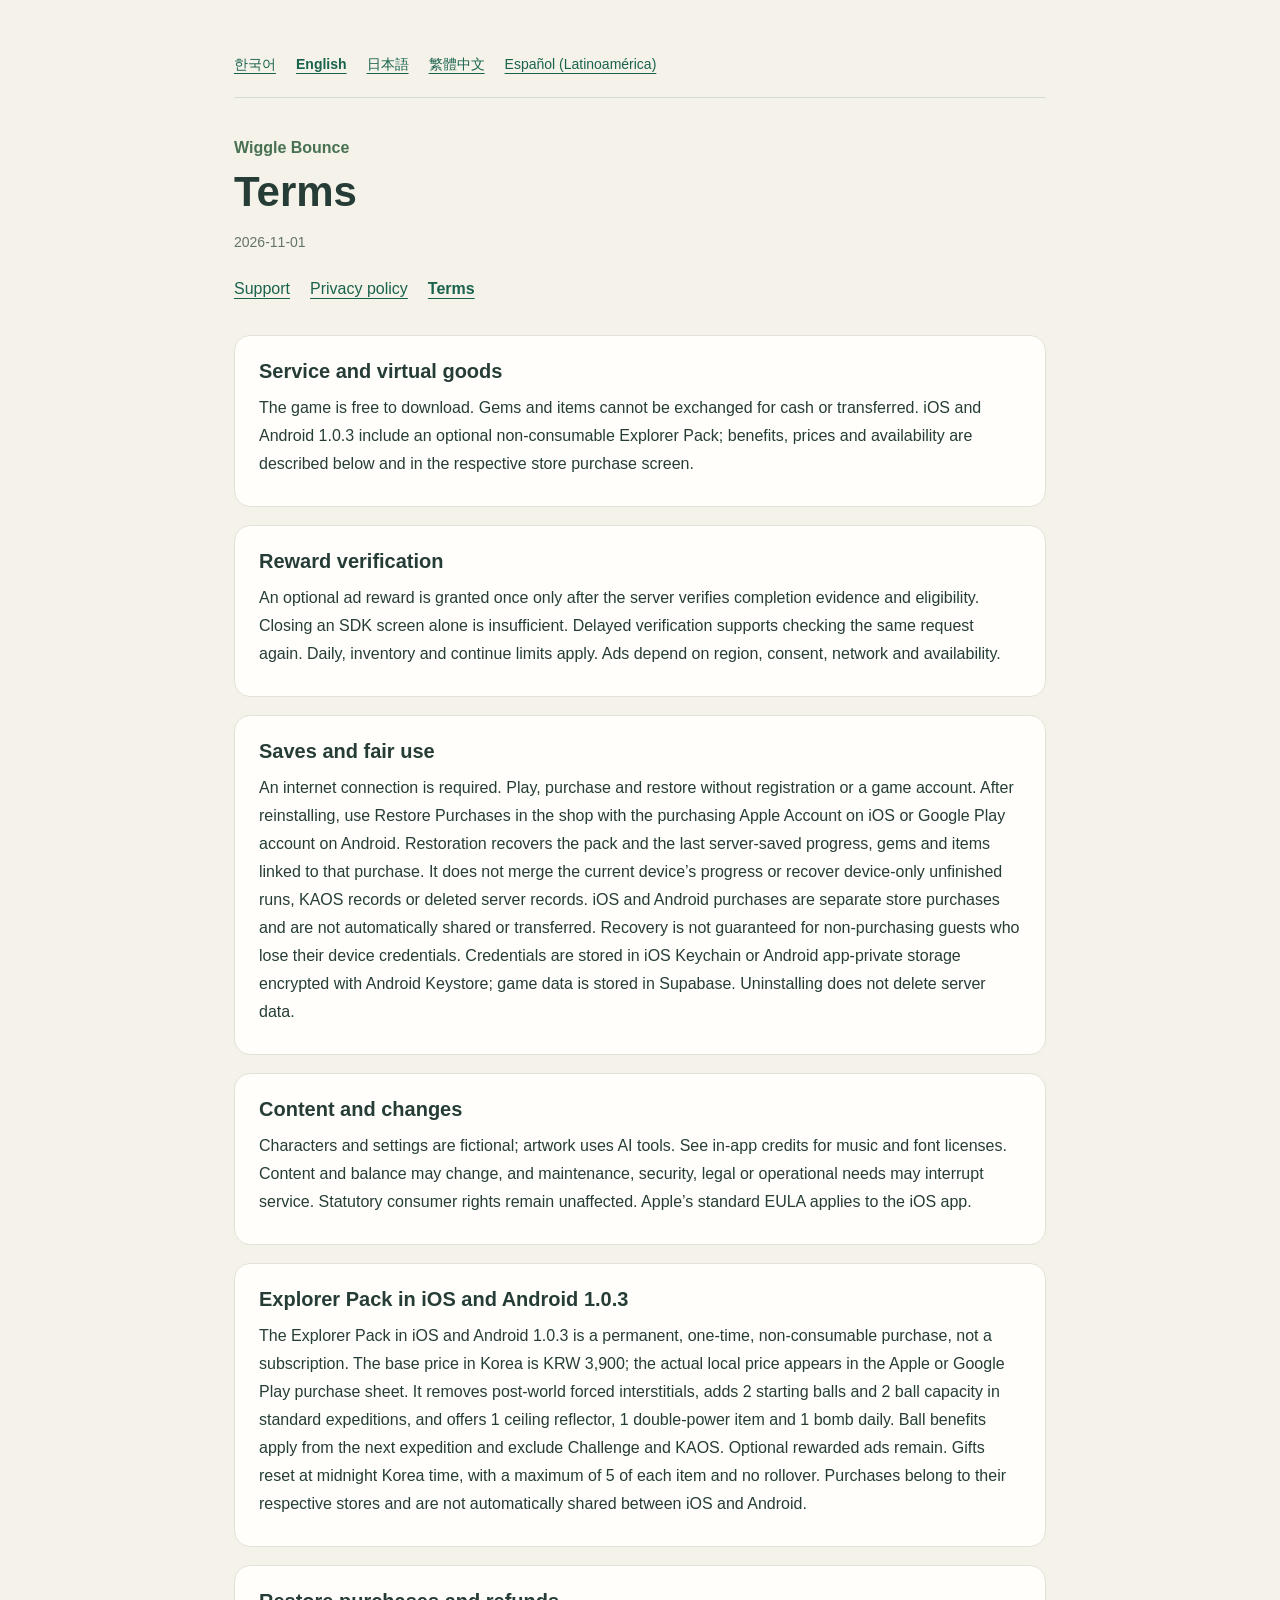
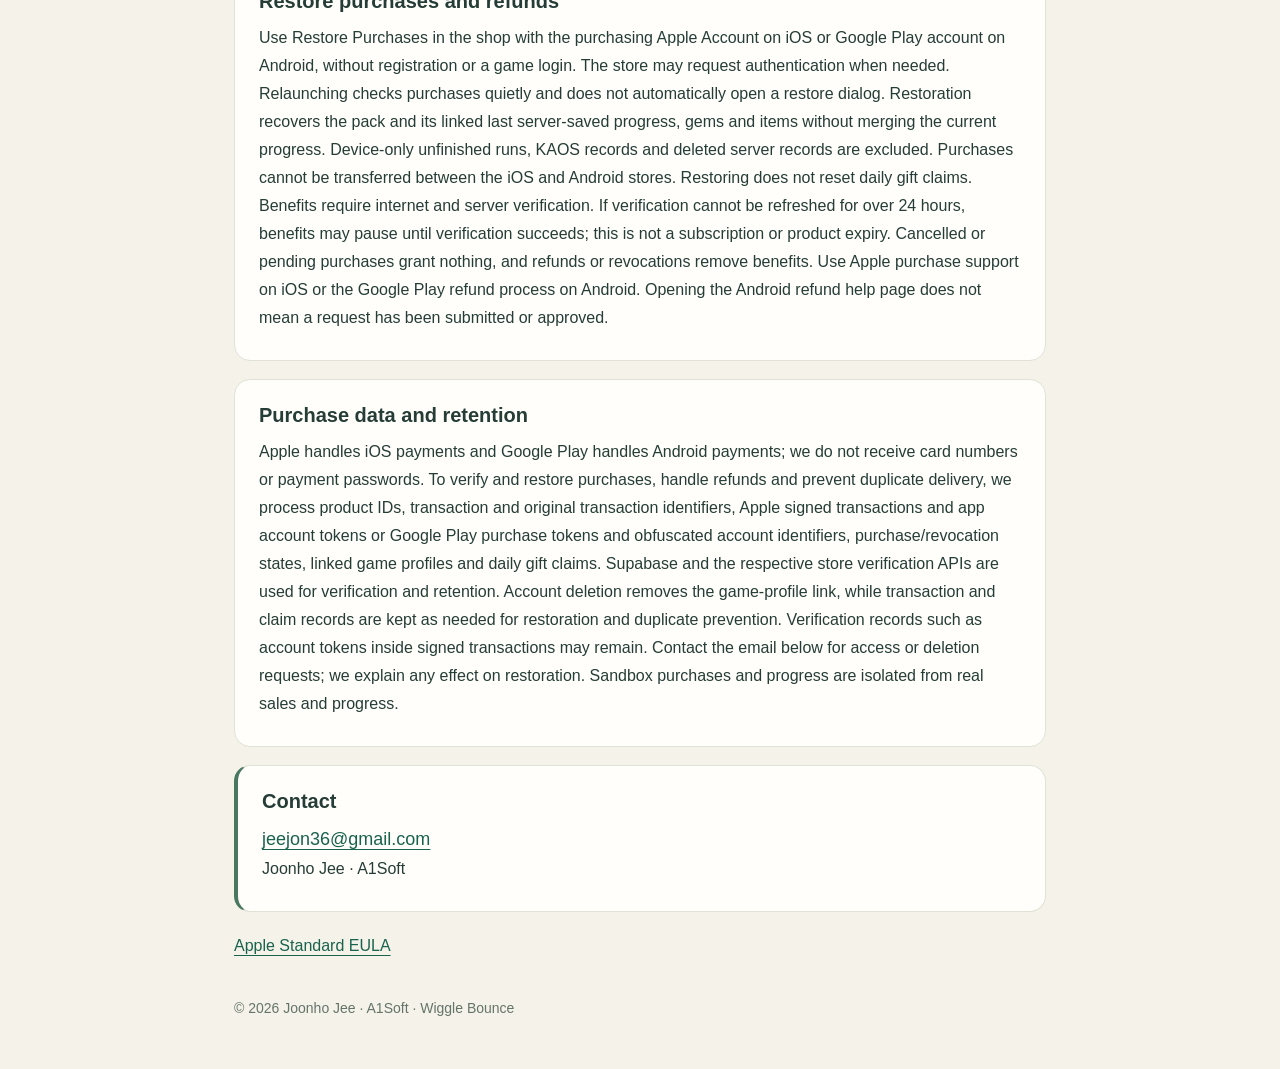
<file: wiggle-bounce/terms/index.html>
<!doctype html>
<html lang="en"><head><meta charset="utf-8"><meta name="viewport" content="width=device-width,initial-scale=1"><meta name="description" content="Wiggle Bounce — support, privacy and usage information"><title>Wiggle Bounce · Terms</title><script>const languages=["ko","en","ja","zh-Hant","es-419"];let language=new URLSearchParams(location.search).get('lang');if(!languages.includes(language)){const n=navigator.language.toLowerCase();language=n.startsWith('ko')?'ko':n.startsWith('ja')?'ja':n.startsWith('zh')?'zh-Hant':n.startsWith('es')?'es-419':'en';}document.documentElement.lang=language;</script><link rel="stylesheet" href="../style.css"></head><body><main><nav class="languages" aria-label="Language"><a lang="ko" href="?lang=ko">한국어</a><a lang="en" href="?lang=en">English</a><a lang="ja" href="?lang=ja">日本語</a><a lang="zh-Hant" href="?lang=zh-Hant">繁體中文</a><a lang="es-419" href="?lang=es-419">Español (Latinoamérica)</a></nav><article data-lang="ko" lang="ko"><p class="brand">꿈틀이 바운스</p><h1>이용약관</h1><p class="date">2026-11-01</p><nav aria-label="꿈틀이 바운스"><a  href="../?lang=ko">고객지원</a><a  href="../privacy/?lang=ko">개인정보처리방침</a><a aria-current="page" href="../terms/?lang=ko">이용약관</a></nav><section><h2>서비스와 재화</h2><p>게임은 무료로 다운로드할 수 있습니다. 보석과 게임 아이템은 현금으로 환전·양도할 수 없습니다. iOS·Android 1.0.3은 선택형 비소모성 든든 탐험팩을 포함하며 혜택·가격·판매 여부는 아래와 각 스토어의 앱 구매 화면에서 확인할 수 있습니다.</p></section><section><h2>광고 보상</h2><p>선택한 보상 광고의 완료 증명을 서버가 검증하고 지급 조건을 충족한 경우 한 번 지급합니다. SDK 화면 종료만으로 지급하지 않습니다. 검증 지연은 같은 요청의 재확인을 지원하며, 일일 횟수·재고·이어하기 등 제한이 적용됩니다. 광고 제공은 지역·동의·통신·재고에 따라 달라집니다.</p></section><section><h2>저장과 공정한 이용</h2><p>인터넷 연결이 필요합니다. 회원가입이나 게임 계정 연결 없이 플레이·구매·복원할 수 있습니다. 재설치 후 iOS에서는 구매한 Apple 계정으로, Android에서는 구매한 Google Play 계정으로 상점의 구매 복원을 누르세요. 구매 복원 시 탐험팩과 해당 구매에 연결된 서버의 마지막 저장 기록·보석·아이템을 함께 불러옵니다. 현재 기기의 기록과 합치지 않으며, 기기에만 저장된 중간 도전·KAOS 기록 및 삭제한 서버 기록은 복구되지 않습니다. iOS와 Android의 구매는 스토어별로 별도이며 서로 자동 공유하거나 이전하지 않습니다. 구매하지 않은 게스트가 기기 인증 정보를 잃으면 진행도 복구를 보장하지 않습니다. 인증 정보는 iOS Keychain 또는 Android Keystore로 암호화한 앱 전용 저장소에, 게임 데이터는 Supabase에 저장합니다. 앱 삭제만으로 서버 데이터가 삭제되지는 않습니다.</p></section><section><h2>콘텐츠와 서비스 변경</h2><p>캐릭터와 배경은 허구이며 그림 제작에 AI 도구를 활용했습니다. 음악과 글꼴 등 이용 조건은 앱의 출처 안내에서 확인할 수 있습니다. 콘텐츠와 밸런스는 변경될 수 있고 유지보수·보안·법률·운영상 사유로 서비스가 중단될 수 있습니다. 법적으로 보장되는 소비자 권리를 제한하지 않습니다. iOS 앱에는 Apple 표준 사용권 계약이 적용됩니다.</p></section><section><h2>iOS·Android 1.0.3 든든 탐험팩</h2><p>든든 탐험팩은 iOS·Android 1.0.3의 일회성 영구 비소모성 상품이며 구독이 아닙니다. 한국 기준 가격은 3,900원이고 실제 결제 가격은 Apple 또는 Google Play 구매 화면에 표시됩니다. 월드 완료 후 강제 전면광고 제거, 일반 탐험 시작 공·보유 한도 +2, 매일 상단 반사벽·파워 2배·폭탄 각 1개를 제공합니다. 공 혜택은 다음 탐험부터 적용하며 도전·KAOS는 제외합니다. 선택형 보상 광고는 유지됩니다. 일일 선물은 한국 시간 0시에 갱신하며 종류별 보유 한도 5개, 미수령분 이월은 없습니다. 구매는 각 스토어에 귀속되며 iOS·Android 사이에 자동 공유되지 않습니다.</p></section><section><h2>구매 복원과 환불</h2><p>별도 회원가입이나 게임 로그인 없이, iOS는 구매한 Apple 계정으로, Android는 구매한 Google Play 계정으로 상점의 구매 복원을 이용하세요. 스토어가 필요한 경우 인증을 요청할 수 있습니다. 앱 재실행 시 구매 상태는 조용히 확인하며 구매 복원 창을 자동으로 열지 않습니다. 구매 복원 시 탐험팩과 해당 구매에 연결된 서버의 마지막 저장 기록·보석·아이템을 함께 불러오며 현재 기록과 합치지 않습니다. 기기에만 저장된 중간 도전·KAOS 기록 및 삭제한 서버 기록은 복구되지 않습니다. iOS·Android 스토어 사이의 구매 이전은 지원하지 않습니다. 복원 시 일일 선물을 다시 지급하지 않습니다. 혜택 사용에는 인터넷과 서버 구매 확인이 필요합니다. 확인이 24시간 이상 갱신되지 않으면 확인 완료까지 혜택이 일시 중단될 수 있으며 구독이나 상품 만료를 뜻하지 않습니다. 취소·승인 대기는 지급하지 않으며 환불·취소된 거래의 혜택은 회수됩니다. iOS는 Apple 구매 지원, Android는 Google Play 환불 절차를 이용하세요. Android의 환불 안내 페이지를 여는 것만으로 요청 접수나 승인이 완료되지는 않습니다.</p></section><section><h2>앱 내 구입 정보와 보관</h2><p>iOS는 Apple, Android는 Google Play가 결제를 처리하며 앱 운영자는 카드번호나 결제 비밀번호를 받지 않습니다. 구매 확인·복원·환불 처리와 중복 지급 방지를 위해 상품 ID, 거래·원거래 식별자, Apple의 서명된 거래·앱 계정 토큰 또는 Google Play 구매 토큰·가림처리한 계정 식별자, 구매·취소 상태, 게임 기록과의 연결 및 일일 선물 수령 기록을 처리합니다. 서버 검증과 기록 보관에는 Supabase 및 각 스토어의 검증 API를 사용합니다. 계정 삭제 시 게임 기록 연결을 해제하되 구매 복원·중복 지급 방지에 필요한 거래·수령 기록은 해당 기능 제공에 필요한 동안 유지합니다. 서명된 거래의 앱 계정 토큰 등 검증 기록이 남을 수 있습니다. 열람·삭제 요청은 아래 이메일로 접수하며 삭제 시 구매 복원에 미치는 영향을 안내합니다. Sandbox 시험 구매와 진행도는 실제 판매·진행도와 분리됩니다.</p></section><section class="contact"><h2>문의</h2><a href="mailto:jeejon36@gmail.com">jeejon36@gmail.com</a><p>Joonho Jee · A1Soft</p></section></article>
<article data-lang="en" lang="en"><p class="brand">Wiggle Bounce</p><h1>Terms</h1><p class="date">2026-11-01</p><nav aria-label="Wiggle Bounce"><a  href="../?lang=en">Support</a><a  href="../privacy/?lang=en">Privacy policy</a><a aria-current="page" href="../terms/?lang=en">Terms</a></nav><section><h2>Service and virtual goods</h2><p>The game is free to download. Gems and items cannot be exchanged for cash or transferred. iOS and Android 1.0.3 include an optional non-consumable Explorer Pack; benefits, prices and availability are described below and in the respective store purchase screen.</p></section><section><h2>Reward verification</h2><p>An optional ad reward is granted once only after the server verifies completion evidence and eligibility. Closing an SDK screen alone is insufficient. Delayed verification supports checking the same request again. Daily, inventory and continue limits apply. Ads depend on region, consent, network and availability.</p></section><section><h2>Saves and fair use</h2><p>An internet connection is required. Play, purchase and restore without registration or a game account. After reinstalling, use Restore Purchases in the shop with the purchasing Apple Account on iOS or Google Play account on Android. Restoration recovers the pack and the last server-saved progress, gems and items linked to that purchase. It does not merge the current device’s progress or recover device-only unfinished runs, KAOS records or deleted server records. iOS and Android purchases are separate store purchases and are not automatically shared or transferred. Recovery is not guaranteed for non-purchasing guests who lose their device credentials. Credentials are stored in iOS Keychain or Android app-private storage encrypted with Android Keystore; game data is stored in Supabase. Uninstalling does not delete server data.</p></section><section><h2>Content and changes</h2><p>Characters and settings are fictional; artwork uses AI tools. See in-app credits for music and font licenses. Content and balance may change, and maintenance, security, legal or operational needs may interrupt service. Statutory consumer rights remain unaffected. Apple’s standard EULA applies to the iOS app.</p></section><section><h2>Explorer Pack in iOS and Android 1.0.3</h2><p>The Explorer Pack in iOS and Android 1.0.3 is a permanent, one-time, non-consumable purchase, not a subscription. The base price in Korea is KRW 3,900; the actual local price appears in the Apple or Google Play purchase sheet. It removes post-world forced interstitials, adds 2 starting balls and 2 ball capacity in standard expeditions, and offers 1 ceiling reflector, 1 double-power item and 1 bomb daily. Ball benefits apply from the next expedition and exclude Challenge and KAOS. Optional rewarded ads remain. Gifts reset at midnight Korea time, with a maximum of 5 of each item and no rollover. Purchases belong to their respective stores and are not automatically shared between iOS and Android.</p></section><section><h2>Restore purchases and refunds</h2><p>Use Restore Purchases in the shop with the purchasing Apple Account on iOS or Google Play account on Android, without registration or a game login. The store may request authentication when needed. Relaunching checks purchases quietly and does not automatically open a restore dialog. Restoration recovers the pack and its linked last server-saved progress, gems and items without merging the current progress. Device-only unfinished runs, KAOS records and deleted server records are excluded. Purchases cannot be transferred between the iOS and Android stores. Restoring does not reset daily gift claims. Benefits require internet and server verification. If verification cannot be refreshed for over 24 hours, benefits may pause until verification succeeds; this is not a subscription or product expiry. Cancelled or pending purchases grant nothing, and refunds or revocations remove benefits. Use Apple purchase support on iOS or the Google Play refund process on Android. Opening the Android refund help page does not mean a request has been submitted or approved.</p></section><section><h2>Purchase data and retention</h2><p>Apple handles iOS payments and Google Play handles Android payments; we do not receive card numbers or payment passwords. To verify and restore purchases, handle refunds and prevent duplicate delivery, we process product IDs, transaction and original transaction identifiers, Apple signed transactions and app account tokens or Google Play purchase tokens and obfuscated account identifiers, purchase/revocation states, linked game profiles and daily gift claims. Supabase and the respective store verification APIs are used for verification and retention. Account deletion removes the game-profile link, while transaction and claim records are kept as needed for restoration and duplicate prevention. Verification records such as account tokens inside signed transactions may remain. Contact the email below for access or deletion requests; we explain any effect on restoration. Sandbox purchases and progress are isolated from real sales and progress.</p></section><section class="contact"><h2>Contact</h2><a href="mailto:jeejon36@gmail.com">jeejon36@gmail.com</a><p>Joonho Jee · A1Soft</p></section></article>
<article data-lang="ja" lang="ja"><p class="brand">くねくねバウンス</p><h1>利用規約</h1><p class="date">2026-11-01</p><nav aria-label="くねくねバウンス"><a  href="../?lang=ja">サポート</a><a  href="../privacy/?lang=ja">プライバシーポリシー</a><a aria-current="page" href="../terms/?lang=ja">利用規約</a></nav><section><h2>サービスと報酬</h2><p>ゲームは無料でダウンロードできます。宝石・アイテムを現金と交換したり譲渡したりできません。iOS・Android 1.0.3には任意の非消耗型「安心探検パック」が含まれます。特典・価格・販売状況は以下および各ストアの購入画面で確認できます。</p></section><section><h2>保存・公正利用</h2><p>インターネット接続が必要です。会員登録やゲームアカウント連携なしでプレイ・購入・復元できます。再インストール後は、iOSでは購入時のApple Account、Androidでは購入時のGoogle Playアカウントでショップの「購入の復元」を利用してください。パックと、その購入に紐づくサーバーの最終保存記録・宝石・アイテムを読み込みます。現在の端末の記録とは統合せず、端末のみの途中の挑戦・KAOS記録や削除済みのサーバー記録は復旧できません。iOSとAndroidの購入はストアごとに別で、自動共有・移行はできません。未購入のゲストが端末の認証情報を失った場合、進行状況の復旧は保証できません。認証情報はiOS Keychain、またはAndroid Keystoreで暗号化したアプリ専用領域に、ゲームデータはSupabaseに保存します。アプリ削除だけではサーバーデータは削除されません。</p></section><section><h2>コンテンツ・変更</h2><p>キャラクターは架空で、画像制作にAIを利用しています。音楽・フォント等の条件はアプリのクレジットをご確認ください。内容・バランスは変更され、保守・安全・法令・運営上中断する場合があります。法定の消費者権利を制限しません。iOSアプリにはApple標準EULAが適用されます。</p></section><section><h2>iOS・Android 1.0.3の安心探検パック</h2><p>安心探検パックはiOS・Android 1.0.3の買い切り・永続・非消耗型商品で、サブスクリプションではありません。韓国の基準価格は3,900ウォンで、実際の価格はAppleまたはGoogle Playの購入画面に表示されます。ワールド終了後の自動全画面広告を削除し、通常探検の開始ボール・上限を各+2、毎日天井反射壁・パワー2倍・爆弾を各1個提供します。ボール特典は次回の探検からで、チャレンジ・KAOSは対象外です。任意のリワード広告は残ります。毎日韓国時間0時に更新し、各種所持上限5個、未受領分の繰り越しはありません。購入は各ストアに紐づき、iOSとAndroidの間では自動共有されません。</p></section><section><h2>購入の復元と返金</h2><p>会員登録やゲームへのログインなしで、iOSでは購入時のApple Account、Androidでは購入時のGoogle Playアカウントでショップの「購入の復元」を利用してください。必要に応じてストアが認証を求める場合があります。再起動時は購入状態を静かに確認し、復元画面を自動で開きません。パックと紐づくサーバーの最終保存記録・宝石・アイテムを読み込み、現在の記録とは統合しません。端末のみの途中の挑戦・KAOS記録と削除済みサーバー記録は対象外です。iOSとAndroidのストア間で購入を移行できません。復元で当日のギフト受領履歴はリセットされません。通信とサーバー確認が必要で、24時間以上更新できない場合は確認成功まで特典を一時停止する場合があります。定期購入や商品の期限ではありません。取消・承認待ちでは付与せず、返金・取消後は特典を解除します。iOSはAppleの購入サポート、AndroidはGoogle Playの返金手続きを利用してください。Androidの返金案内ページを開くだけでは申請の受付・承認は完了しません。</p></section><section><h2>購入データと保管</h2><p>iOSはApple、AndroidはGoogle Playが決済を処理し、運営者はカード番号や決済パスワードを受け取りません。購入確認・復元・返金対応・重複付与防止のため、商品ID、取引・元取引の識別子、Appleの署名済み取引・アプリアカウントトークン、またはGoogle Play購入トークン・難読化したアカウント識別子、購入・取消状態、ゲーム記録との関連、毎日のギフト受領履歴を処理します。Supabaseと各ストアの検証APIを使用します。アカウント削除時はゲーム記録との関連を解除しますが、復元・重複防止に必要な取引・受領履歴は機能提供に必要な期間保持します。署名済み取引内のアカウントトークンなどの検証記録が残る場合があります。閲覧・削除は下記メールへご連絡ください。復元への影響をご案内します。Sandboxの試験購入・進行は実際の販売・進行と分離します。</p></section><section class="contact"><h2>お問い合わせ</h2><a href="mailto:jeejon36@gmail.com">jeejon36@gmail.com</a><p>Joonho Jee · A1Soft</p></section></article>
<article data-lang="zh-Hant" lang="zh-Hant"><p class="brand">扭扭彈跳</p><h1>使用條款</h1><p class="date">2026-11-01</p><nav aria-label="扭扭彈跳"><a  href="../?lang=zh-Hant">支援</a><a  href="../privacy/?lang=zh-Hant">隱私權政策</a><a aria-current="page" href="../terms/?lang=zh-Hant">使用條款</a></nav><section><h2>服務與虛擬物品</h2><p>遊戲可免費下載。寶石與道具不可兌換現金或轉讓。iOS與Android 1.0.3包含選擇性非消耗性商品「安心探險包」；福利、價格及販售狀態請見下文與各商店的購買畫面。</p></section><section><h2>存檔與公平使用</h2><p>需要網路連線。不必註冊或連結遊戲帳號即可遊玩、購買及恢復購買。重新安裝後，iOS請使用購買時的Apple帳號，Android請使用購買時的Google Play帳號，在商店選擇「恢復購買」。恢復會載入探險包及該購買連結的伺服器最後儲存進度、寶石與道具。不會合併目前裝置的進度，也無法恢復僅存於裝置的中途挑戰、KAOS紀錄或已刪除的伺服器紀錄。iOS與Android的購買分屬各商店，不會自動共用或移轉。未購買的訪客若遺失裝置認證資訊，無法保證恢復進度。認證資訊保存在iOS Keychain，或以Android Keystore加密的App專用儲存空間；遊戲資料保存在Supabase。移除App不會刪除伺服器資料。</p></section><section><h2>內容與變更</h2><p>角色為虛構，圖片製作使用AI工具。音樂、字型等條件請見App來源資訊。內容和平衡可能變更，維護、安全、法律或營運可能導致中斷。不限制法定消費者權利。iOS適用Apple標準EULA。</p></section><section><h2>iOS與Android 1.0.3安心探險包</h2><p>安心探險包是iOS與Android 1.0.3的一次購買、永久非消耗性商品，並非訂閱。韓國基準價格為3,900韓元，實際價格以Apple或Google Play購買畫面為準。移除世界通關後的強制插頁廣告，一般探險起始球數與上限各+2，每日天花反射牆、威力加倍及炸彈各1個。球數福利從下一次探險生效，不適用於挑戰與KAOS。選擇性獎勵廣告保留。每日韓國時間0時更新，各類持有上限5個，未領取不累積。購買屬於各自商店，iOS與Android之間不會自動共用。</p></section><section><h2>恢復購買與退款</h2><p>不必另外註冊或登入遊戲，iOS使用購買時的Apple帳號，Android使用購買時的Google Play帳號，在商店選擇「恢復購買」。商店可能在必要時要求認證。重新啟動會靜默確認購買狀態，不會自動開啟恢復流程。恢復會載入探險包及其連結的伺服器最後儲存進度、寶石與道具，不合併目前進度。僅存於裝置的中途挑戰、KAOS紀錄與已刪除的伺服器紀錄不在恢復範圍。iOS與Android商店間不支援購買移轉。恢復不會重設每日禮物領取紀錄。權益需要網路及伺服器驗證，超過24小時未能更新時，可能暫停至驗證成功，並非訂閱或商品到期。取消及等待核准不發放權益，退款或撤銷後收回權益。iOS請透過Apple購買支援，Android請依Google Play退款程序辦理。開啟Android退款說明頁面不代表申請已提交或核准。</p></section><section><h2>購買資料與保存</h2><p>iOS由Apple處理付款，Android由Google Play處理；營運者不接收卡號或付款密碼。為驗證、恢復購買、處理退款及防止重複發放，我們處理商品ID、交易及原始交易識別子、Apple已簽署交易與App帳號權杖，或Google Play購買權杖與模糊處理的帳號識別子、購買及撤銷狀態、遊戲紀錄關聯與每日領取紀錄，並使用Supabase和各商店的驗證API。刪除帳號會解除遊戲紀錄關聯，但交易及領取紀錄在提供恢復與防重複功能所需期間內保留。簽署交易中的帳號權杖等驗證紀錄可能仍存在。如需查閱或刪除請聯絡下方電子郵件，我們會說明對恢復購買的影響。Sandbox試購及進度與實際購買及進度分開。</p></section><section class="contact"><h2>聯絡</h2><a href="mailto:jeejon36@gmail.com">jeejon36@gmail.com</a><p>Joonho Jee · A1Soft</p></section></article>
<article data-lang="es-419" lang="es-419"><p class="brand">Gusanitos: Rebote</p><h1>Términos</h1><p class="date">2026-11-01</p><nav aria-label="Gusanitos: Rebote"><a  href="../?lang=es-419">Soporte</a><a  href="../privacy/?lang=es-419">Privacidad</a><a aria-current="page" href="../terms/?lang=es-419">Términos</a></nav><section><h2>Servicio y recompensas</h2><p>El juego se descarga gratis. Las gemas y objetos no se pueden canjear por dinero ni transferir. iOS y Android 1.0.3 incluyen un Paquete de explorador opcional no consumible; consulta beneficios, precios y disponibilidad a continuación y en la pantalla de compra de cada tienda.</p></section><section><h2>Guardado y uso justo</h2><p>Se requiere internet. Juega, compra y restaura sin registrarte ni vincular una cuenta del juego. Tras reinstalar, usa Restaurar compras en la tienda con la Cuenta de Apple usada en iOS o la cuenta de Google Play usada en Android. La restauración recupera el paquete y el último progreso, gemas y objetos guardados en el servidor y vinculados a esa compra. No combina el progreso actual ni recupera partidas sin terminar o récords KAOS guardados solo en el dispositivo, ni datos del servidor eliminados. Las compras de iOS y Android son independientes por tienda y no se comparten ni transfieren automáticamente. No se garantiza recuperar el progreso de invitados sin compras que pierdan sus credenciales. Estas se guardan en iOS Keychain o en almacenamiento privado cifrado con Android Keystore; los datos del juego se guardan en Supabase. Desinstalar no elimina el servidor.</p></section><section><h2>Contenido y cambios</h2><p>Los personajes son ficticios y se usan herramientas de IA para ilustraciones. Consulta créditos de música y fuentes en la app. Contenido y balance pueden cambiar; mantenimiento, seguridad, ley u operación pueden interrumpir el servicio. No se limitan derechos legales del consumidor. El EULA estándar de Apple se aplica a la app de iOS.</p></section><section><h2>Paquete de explorador en iOS y Android 1.0.3</h2><p>El Paquete de explorador de iOS y Android 1.0.3 es una compra única, permanente y no consumible, sin suscripción. El precio base en Corea es de 3,900 KRW; Apple o Google Play muestra el precio local real. Elimina anuncios forzados tras completar mundos, añade 2 bolas iniciales y 2 de capacidad en expediciones normales, y ofrece a diario 1 muro reflector, 1 objeto de potencia doble y 1 bomba. Las bolas se aplican desde la próxima expedición, excepto Desafío y KAOS. Se mantienen los anuncios con recompensa opcionales. Los regalos se renuevan a medianoche de Corea, con límite de 5 de cada tipo y sin acumulación. Las compras corresponden a cada tienda y no se comparten automáticamente entre iOS y Android.</p></section><section><h2>Restauración y reembolsos</h2><p>Usa Restaurar compras con la Cuenta de Apple usada en iOS o la cuenta de Google Play usada en Android, sin registro ni inicio de sesión en el juego. La tienda puede pedir autenticación si hace falta. Al reiniciar se verifica la compra en silencio, sin abrir la restauración automáticamente. Se recuperan el paquete y su último progreso, gemas y objetos vinculados en el servidor, sin combinar el progreso actual. Se excluyen partidas sin terminar y récords KAOS guardados solo en el dispositivo, y registros del servidor eliminados. No se transfieren compras entre las tiendas de iOS y Android. Restaurar no reinicia los regalos diarios. Se requiere internet y verificación del servidor; si no se renueva por más de 24 horas, los beneficios pueden pausarse hasta verificar. No es suscripción ni vencimiento del producto. Compras canceladas o pendientes no otorgan beneficios; reembolsos y revocaciones los retiran. Usa el soporte de compras de Apple en iOS o el proceso de reembolso de Google Play en Android. Abrir la ayuda de reembolsos de Android no significa que se haya enviado o aprobado una solicitud.</p></section><section><h2>Datos de compra y conservación</h2><p>Apple procesa los pagos de iOS y Google Play los de Android; no recibimos números de tarjeta ni contraseñas de pago. Para verificar y restaurar compras, tramitar reembolsos y evitar entregas duplicadas, procesamos IDs de producto, transacción y transacción original, transacciones firmadas y tokens de cuenta de Apple o tokens de compra e identificadores de cuenta ofuscados de Google Play, estados de compra y revocación, vínculos con partidas y regalos diarios reclamados. Usamos Supabase y las API de verificación de cada tienda. Al eliminar la cuenta se quita el vínculo con la partida, pero se conservan transacciones y regalos mientras sean necesarios para restaurar y evitar duplicados. Pueden permanecer registros de verificación, como tokens dentro de transacciones firmadas. Solicita acceso o eliminación al correo indicado; explicaremos su efecto en la restauración. Compras y progreso de Sandbox se separan de ventas y progreso reales.</p></section><section class="contact"><h2>Contacto</h2><a href="mailto:jeejon36@gmail.com">jeejon36@gmail.com</a><p>Joonho Jee · A1Soft</p></section></article><nav><a href="https://www.apple.com/legal/internet-services/itunes/dev/stdeula/">Apple Standard EULA</a></nav><footer>© 2026 Joonho Jee · A1Soft · Wiggle Bounce</footer></main><script>document.title=document.querySelector('[data-lang="'+language+'"] h1').textContent+' · Wiggle Bounce';document.querySelectorAll('.languages a').forEach(a=>{if(a.lang===language)a.setAttribute('aria-current','true');});</script></body></html>
</file>
<file: fablepop/style.css>
:root{color-scheme:light;font-family:-apple-system,BlinkMacSystemFont,"Segoe UI",sans-serif;color:#263d37;background:#f5f2e9;font-size:16px;line-height:1.75}*{box-sizing:border-box}body{margin:0}main{max-width:860px;margin:auto;padding:32px 24px 48px}nav{display:flex;flex-wrap:wrap;gap:10px 20px;margin:20px 0 32px}a{color:#19634e;text-underline-offset:4px;overflow-wrap:anywhere}a:focus-visible{outline:3px solid #b87518;outline-offset:5px;border-radius:3px}[aria-current]{font-weight:750}.languages{font-size:14px;border-bottom:1px solid #d7ddd1;padding-bottom:20px}.brand{font-size:16px;font-weight:700;color:#477151;margin:36px 0 4px}h1{font-size:clamp(28px,5vw,42px);line-height:1.25;margin:0 0 12px;overflow-wrap:anywhere}.date,footer{font-size:14px;color:#657469}section{padding:20px 24px;margin:18px 0;background:#fffefa;border:1px solid #e0e2d7;border-radius:16px}h2{font-size:20px;line-height:1.5;margin:0 0 8px}p{margin:0 0 8px;overflow-wrap:anywhere}.contact{border-left:4px solid #497860}.contact a{font-size:18px}footer{margin-top:36px}[data-lang]{display:none}html[lang=ko] [data-lang=ko],html[lang=en] [data-lang=en],html[lang=ja] [data-lang=ja],html[lang=zh-Hant] [data-lang=zh-Hant],html[lang=es-419] [data-lang=es-419]{display:block}@media(max-width:480px){main{padding:16px 18px 32px}section{padding:18px}nav{gap:12px 16px}h2{font-size:18px}}
</file>
<file: wiggle-bounce/style.css>
:root{color-scheme:light;font-family:-apple-system,BlinkMacSystemFont,"Segoe UI",sans-serif;color:#263d37;background:#f5f2e9;font-size:16px;line-height:1.75}*{box-sizing:border-box}body{margin:0}main{max-width:860px;margin:auto;padding:32px 24px 48px}nav{display:flex;flex-wrap:wrap;gap:10px 20px;margin:20px 0 32px}a{color:#19634e;text-underline-offset:4px;overflow-wrap:anywhere}a:focus-visible{outline:3px solid #b87518;outline-offset:5px;border-radius:3px}[aria-current]{font-weight:750}.languages{font-size:14px;border-bottom:1px solid #d7ddd1;padding-bottom:20px}.brand{font-size:16px;font-weight:700;color:#477151;margin:36px 0 4px}h1{font-size:clamp(28px,5vw,42px);line-height:1.25;margin:0 0 12px;overflow-wrap:anywhere}.date,footer{font-size:14px;color:#657469}section{padding:20px 24px;margin:18px 0;background:#fffefa;border:1px solid #e0e2d7;border-radius:16px}h2{font-size:20px;line-height:1.5;margin:0 0 8px}p{margin:0 0 8px;overflow-wrap:anywhere}.contact{border-left:4px solid #497860}.contact a{font-size:18px}footer{margin-top:36px}[data-lang]{display:none}html[lang=ko] [data-lang=ko],html[lang=en] [data-lang=en],html[lang=ja] [data-lang=ja],html[lang=zh-Hant] [data-lang=zh-Hant],html[lang=es-419] [data-lang=es-419]{display:block}@media(max-width:480px){main{padding:16px 18px 32px}section{padding:18px}nav{gap:12px 16px}h2{font-size:18px}}
</file>
